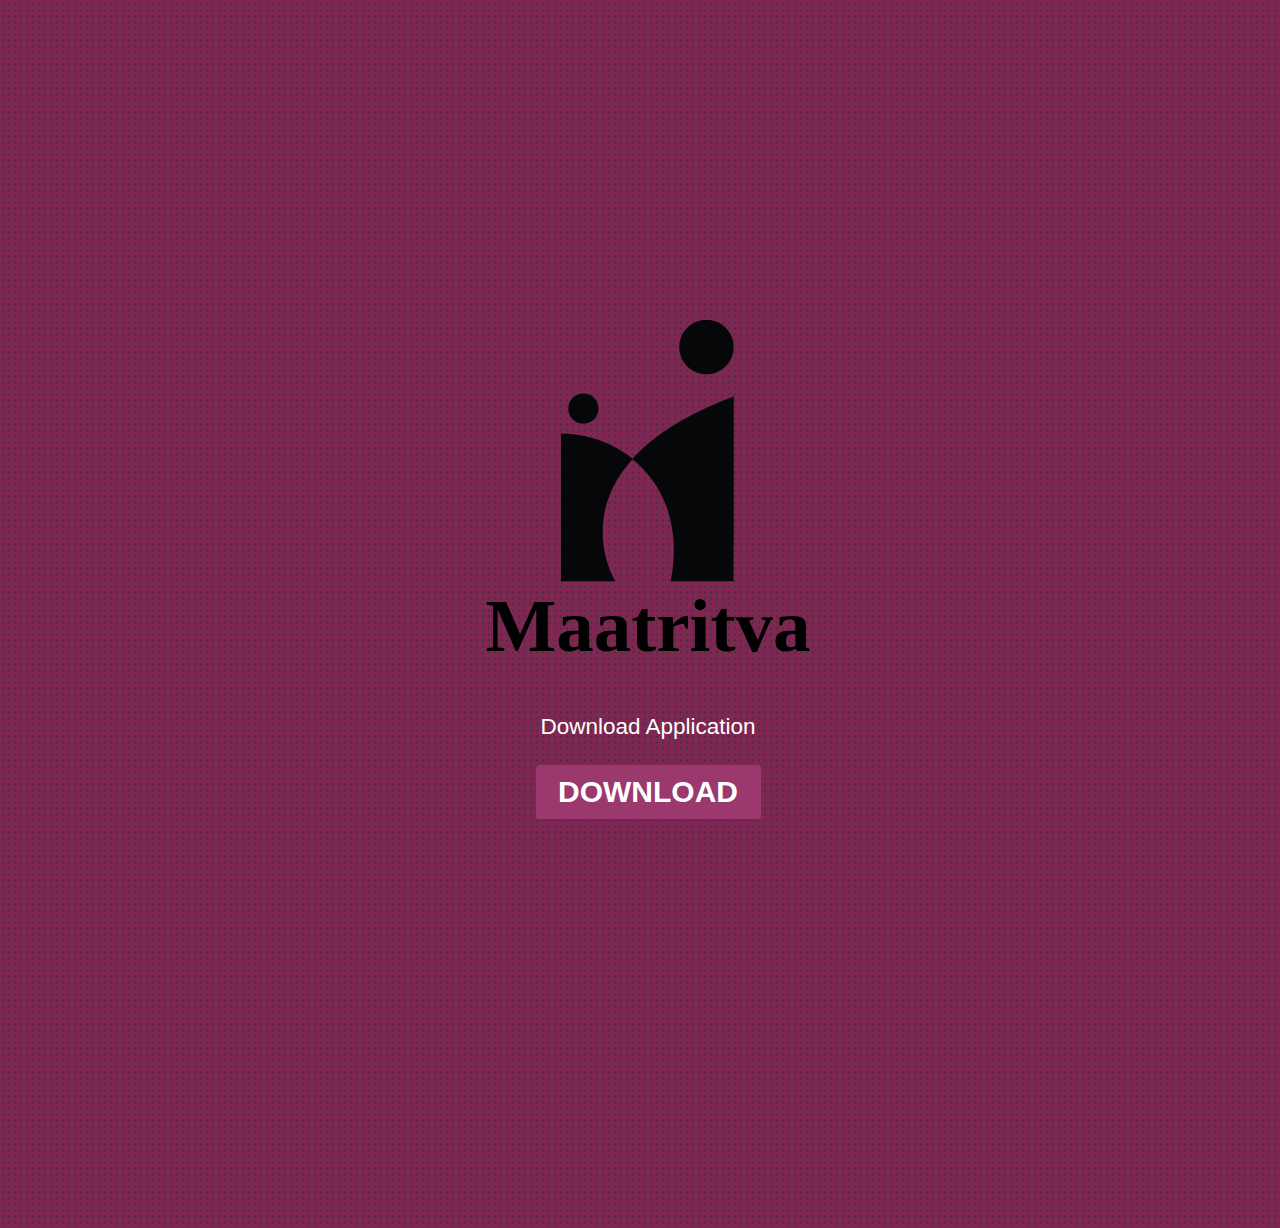
<file: index.html>
<html>
    <head>
        <style>
        body {
        -webkit-box-sizing: content-box;
        -moz-box-sizing: content-box;
        box-sizing: content-box;
        width: 100%;
        height: 100%;
        border: none;
        margin-top:0px;
        font: normal 1.5px/normal Arial, Helvetica, sans-serif;
        color: rgba(255,255,255,1);
        -o-text-overflow: clip;
        text-overflow: clip;
        background: -webkit-radial-gradient(circle, rgb(63,57,50) 25%, rgba(0,0,0,0) 25%), #7F2654;
        background: -moz-radial-gradient(circle, rgb(63,57,50) 25%, rgba(0,0,0,0) 25%), #7F2654;
        background: radial-gradient(circle, rgb(63,57,50) 25%, rgba(0,0,0,0) 25%), #7F2654;
        background-position: 0 1em;
        -webkit-background-origin: padding-box;
        background-origin: padding-box;
        -webkit-background-clip: border-box;
        background-clip: border-box;
        -webkit-background-size: 4em 4em;
        background-size: 4em 4em;
           
        }
        

        img {
            display: block;
            margin: 0 auto;
            margin-top:25%;
        }

        h1 {
            display: block;
            margin: 0 auto;
            color: black;
            font-size: 50em;;
            font-family: "Times New Roman", Times, serif;
            text-align: center;
        }
        
        #download_btn{
            display: block;
            margin: 0 auto;
            width:150em;
            height:2em;
        }
        h2{
           
            padding:10px;
            color: white;
            
            font-size: 20em;;
            
            text-align: center;
            color: #f4f4f4;
            background: #9B386E;
            font-weight: bold;
            
            font-family: Arial,sans-serif;
            border-radius: 4px;
            border: solid 0 #7A2353;
            border-bottom: 2px solid #7A2353;
            -moz-border-radius: 4px;
            -webkit-border-radius: 4px;
            border-radius: 4px;
        }
        title{
            display: block;
            margin: 0 auto;
            margin-top:2em;
            color: white;
            font-size: 15em;
            text-align: center;
            font-weight:100;
        }
        a{
            text-decoration:none;
            color: white; 
        }
        
        </style>
    </head>

    <body>
        <div class="gradient-pattern">
            <img src="./img/logo_transparent.png">
            <h1>Maatritva</h1>

            <title>Download Application</title>
            <div id="download_btn"><h2><a href="./app/Maatritva_v1.apk">DOWNLOAD</a></h2></div>
        </div>
    </body>
</html>
</file>
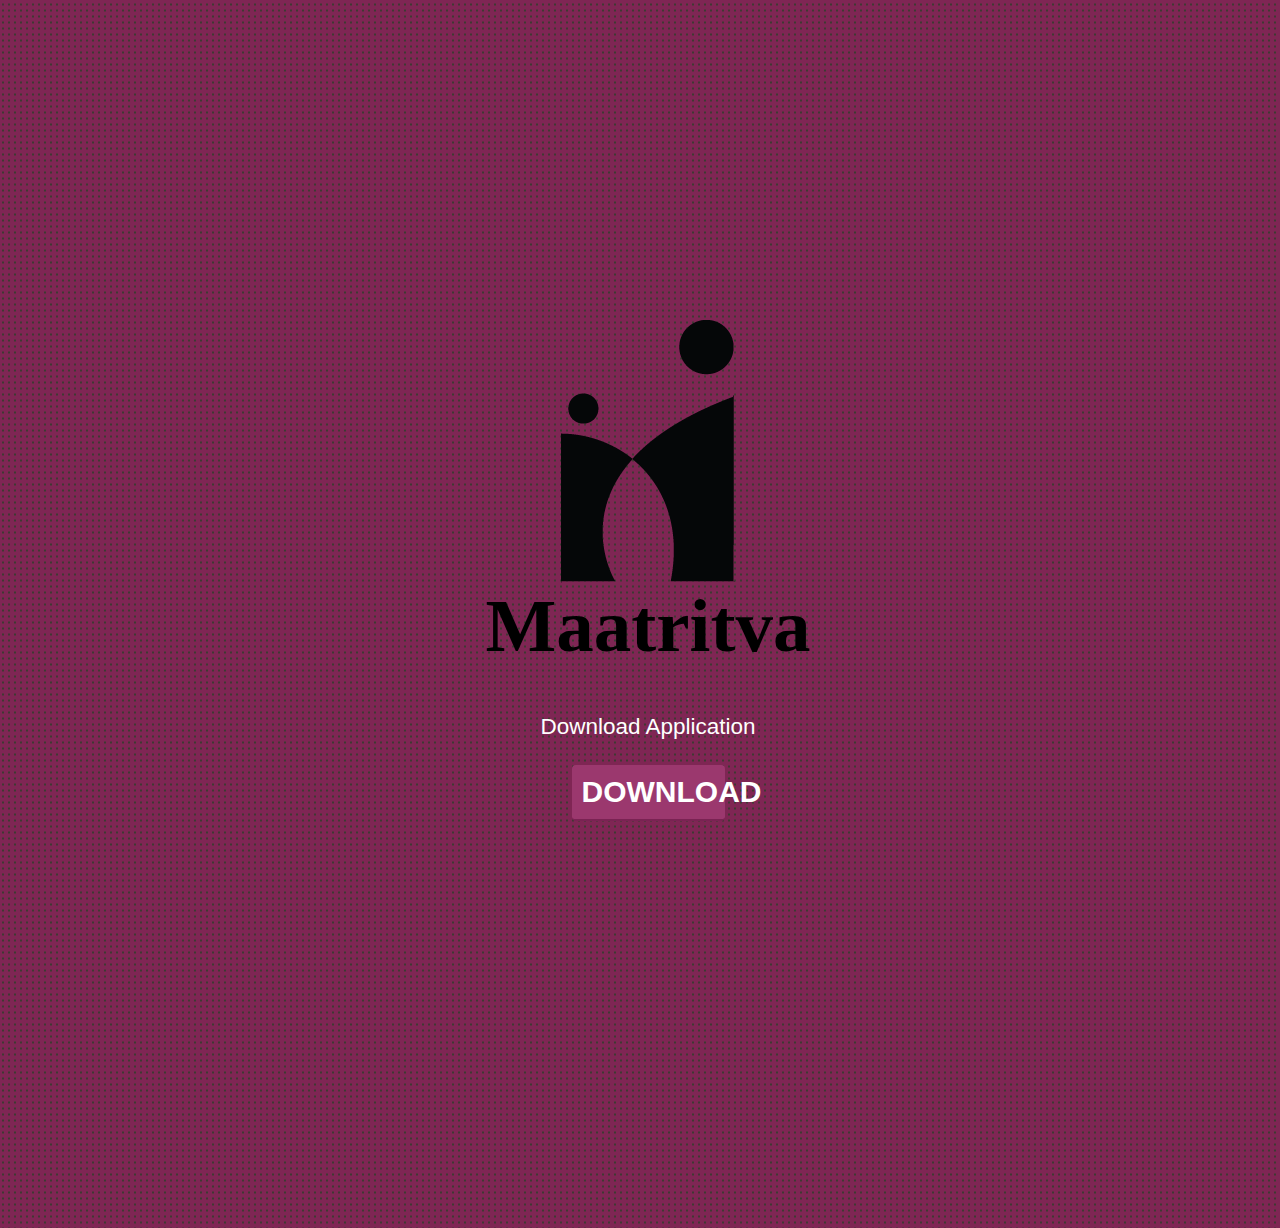
<file: maatritva_app.html>
<html>
    <head>
        <style>
        body {
        -webkit-box-sizing: content-box;
        -moz-box-sizing: content-box;
        box-sizing: content-box;
        width: 100%;
        height: 100%;
        border: none;
        margin-top:0px;
        font: normal 1.5px/normal Arial, Helvetica, sans-serif;
        color: rgba(255,255,255,1);
        -o-text-overflow: clip;
        text-overflow: clip;
        background: -webkit-radial-gradient(circle, rgb(63,57,50) 25%, rgba(0,0,0,0) 25%), #7F2654;
        background: -moz-radial-gradient(circle, rgb(63,57,50) 25%, rgba(0,0,0,0) 25%), #7F2654;
        background: radial-gradient(circle, rgb(63,57,50) 25%, rgba(0,0,0,0) 25%), #7F2654;
        background-position: 0 1em;
        -webkit-background-origin: padding-box;
        background-origin: padding-box;
        -webkit-background-clip: border-box;
        background-clip: border-box;
        -webkit-background-size: 4em 4em;
        background-size: 4em 4em;
           
        }
        

        img {
            display: block;
            margin: 0 auto;
            margin-top:25%;
        }

        h1 {
            display: block;
            margin: 0 auto;
            color: black;
            font-size: 50em;;
            font-family: "Times New Roman", Times, serif;
            text-align: center;
        }
        
        #download_btn{
            display: block;
            margin: 0 auto;
            width:102em;
            height:2em;
        }
        h2{
           
            padding:10px;
            color: white;
            
            font-size: 20em;;
            
            text-align: center;
            color: #f4f4f4;
            background: #9B386E;
            font-weight: bold;
            
            font-family: Arial,sans-serif;
            border-radius: 4px;
            border: solid 0 #7A2353;
            border-bottom: 2px solid #7A2353;
            -moz-border-radius: 4px;
            -webkit-border-radius: 4px;
            border-radius: 4px;
        }
        title{
            display: block;
            margin: 0 auto;
            margin-top:2em;
            color: white;
            font-size: 15em;
            text-align: center;
            font-weight:100;
        }
        a{
            text-decoration:none;
            color: white; 
        }
        
        </style>
    </head>

    <body>
        <div class="gradient-pattern">
            <img src="./img/logo_transparent.png">
            <h1>Maatritva</h1>

            <title>Download Application</title>
            <div id="download_btn"><h2><a href="https://drive.google.com/file/d/0BxWDRvtIi4duUHFBQWlxQzRSSjQ/view?usp=sharing">DOWNLOAD</a></h2></div>
        </div>
    </body>
</html>
</file>
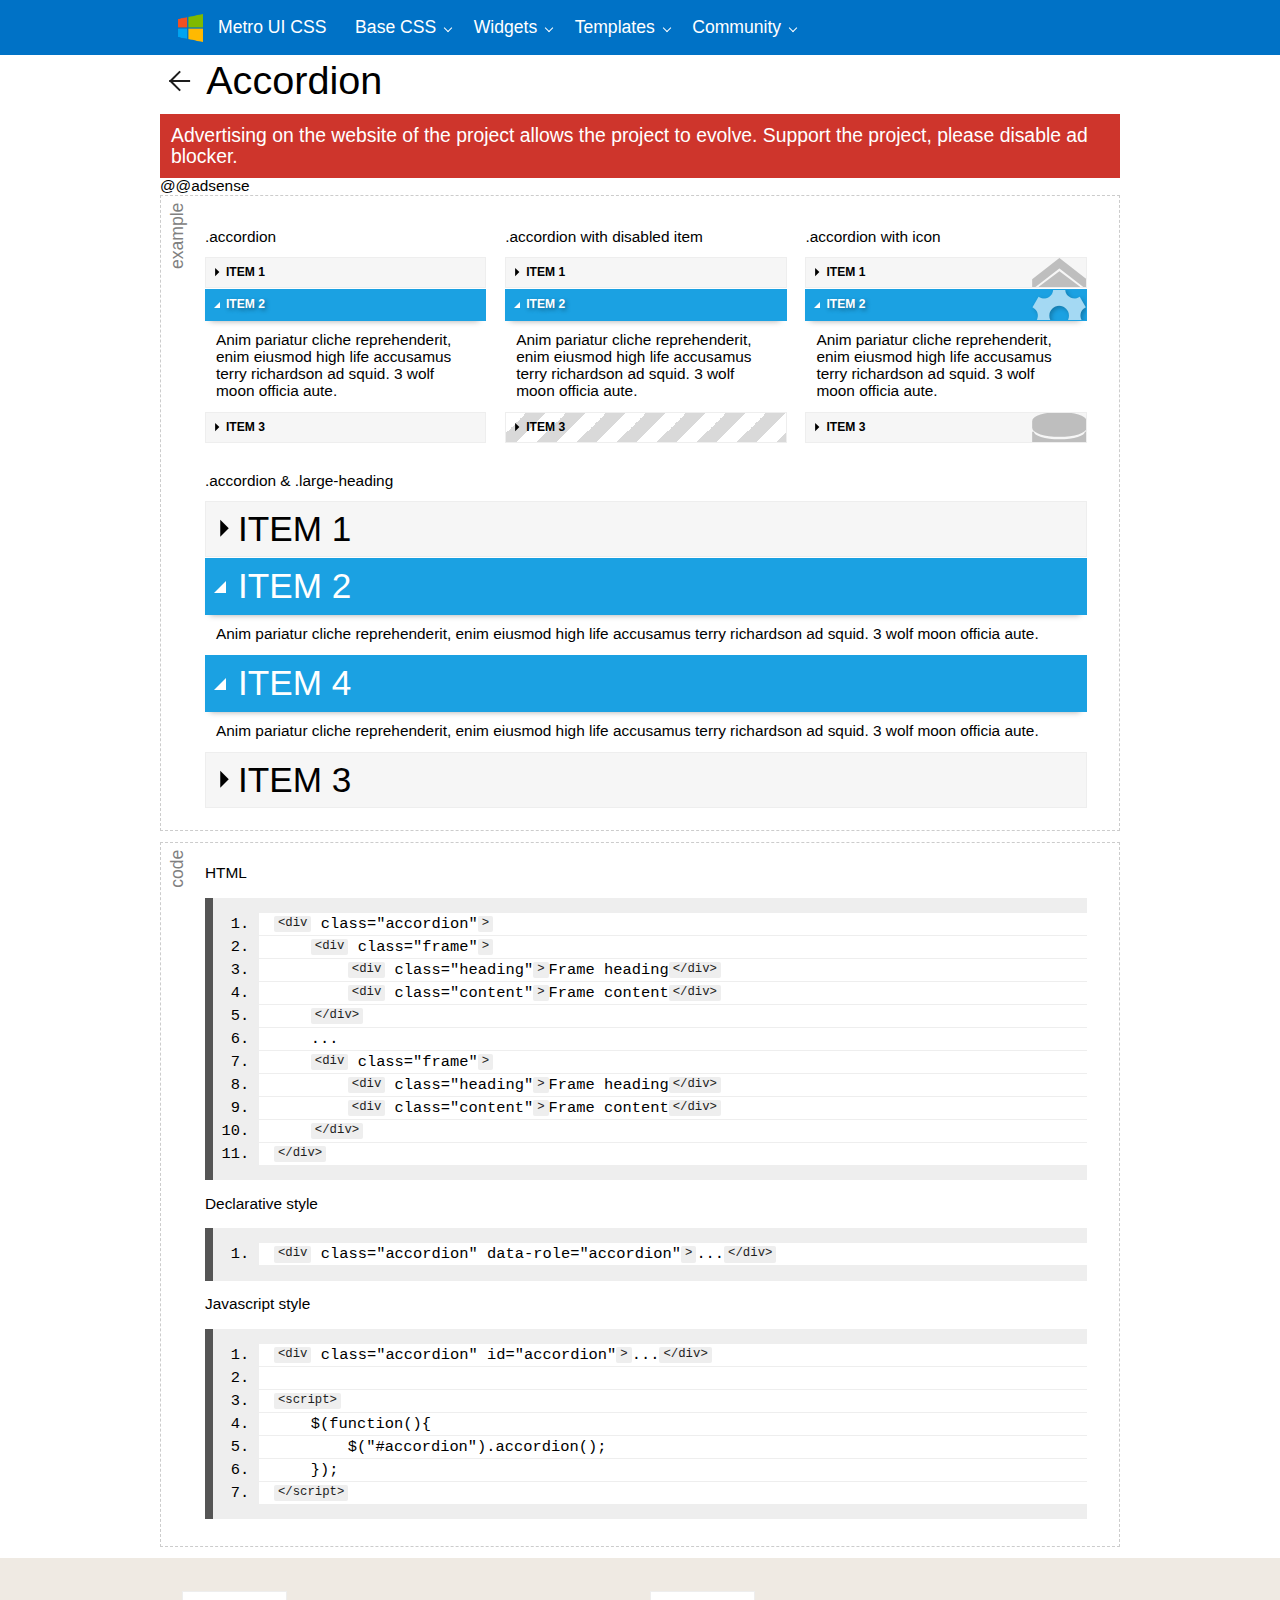
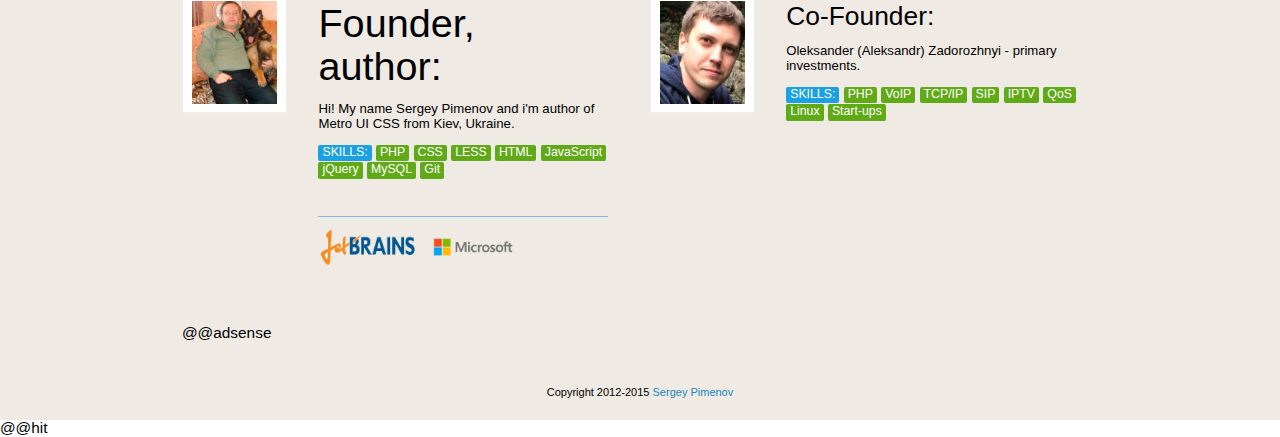
<file: css/Metro-UI-CSS-master/docs/accordion.html>
<!DOCTYPE html>
<html>
<head lang="en">
    <meta charset="UTF-8">
    <meta http-equiv="X-UA-Compatible" content="IE=edge">
    <meta name="viewport" content="width=device-width, initial-scale=1.0, maximum-scale=1.0, user-scalable=no">
    <meta name="description" content="Metro, a sleek, intuitive, and powerful framework for faster and easier web development for Windows Metro Style.">
    <meta name="keywords" content="HTML, CSS, JS, JavaScript, framework, metro, front-end, frontend, web development">
    <meta name="author" content="Sergey Pimenov and Metro UI CSS contributors">

    <link rel='shortcut icon' type='image/x-icon' href='favicon.ico' />
    <title>Accordion :: Metro UI CSS - The front-end framework for developing projects on the web in Windows Metro Style</title>

    <link href="css/metro.css" rel="stylesheet">
    <link href="css/metro-icons.css" rel="stylesheet">
    <link href="css/metro-responsive.css" rel="stylesheet">
    <link href="css/metro-schemes.css" rel="stylesheet">

    <link href="css/docs.css" rel="stylesheet">

    <script src="js/jquery-2.1.3.min.js"></script>
    <script src="js/metro.js"></script>
    <script src="js/docs.js"></script>
    <script src="js/prettify/run_prettify.js"></script>
    <script src="js/ga.js"></script>
    <script async src="//pagead2.googlesyndication.com/pagead/js/adsbygoogle.js"></script>

</head>
<body>
    <div class="container page-content">
        <h1><a href="index.html" class="nav-button transform"><span></span></a>&nbsp;Accordion</h1>

        @@adsense

        <div class="example" data-text="example">
            <div class="grid">
                <div class="row cells3">
                    <div class="cell">
                        <h5>.accordion</h5>
                        <div class="accordion" data-role="accordion" data-close-any="true">
                            <div class="frame">
                                <div class="heading">Item 1</div>
                                <div class="content">
                                    Duis autem vel eum iriure dolor in hendrerit in vulputate. Ut wisi enim ad minim veniam, quis nostrud exerci tation ullamcorper suscipit lobortis nisl ut.
                                </div>
                            </div>
                            <div class="frame active">
                                <div class="heading">Item 2</div>
                                <div class="content">
                                    Anim pariatur cliche reprehenderit, enim eiusmod high life accusamus terry richardson ad squid. 3 wolf moon officia aute.
                                </div>
                            </div>
                            <div class="frame">
                                <div class="heading">Item 3</div>
                                <div class="content">
                                    Lorem Ipsum is simply dummy text of the printing and typesetting industry. Lorem Ipsum has been the industry's standard dummy text ever since the 1500s.
                                </div>
                            </div>
                        </div>
                    </div>

                    <div class="cell">
                        <h5>.accordion with disabled item</h5>
                        <div class="accordion" data-role="accordion">
                            <div class="frame">
                                <div class="heading">Item 1</div>
                                <div class="content">
                                    Duis autem vel eum iriure dolor in hendrerit in vulputate. Ut wisi enim ad minim veniam, quis nostrud exerci tation ullamcorper suscipit lobortis nisl ut.
                                </div>
                            </div>
                            <div class="frame active">
                                <div class="heading">Item 2</div>
                                <div class="content">
                                    Anim pariatur cliche reprehenderit, enim eiusmod high life accusamus terry richardson ad squid. 3 wolf moon officia aute.
                                </div>
                            </div>
                            <div class="frame disabled">
                                <div class="heading">Item 3</div>
                                <div class="content">
                                    Lorem Ipsum is simply dummy text of the printing and typesetting industry. Lorem Ipsum has been the industry's standard dummy text ever since the 1500s.
                                </div>
                            </div>
                        </div>
                    </div>

                    <div class="cell">
                        <h5>.accordion with icon</h5>
                        <div class="accordion" data-role="accordion">
                            <div class="frame">
                                <div class="heading">Item 1<span class="mif-home icon"></span></div>
                                <div class="content">
                                    Duis autem vel eum iriure dolor in hendrerit in vulputate. Ut wisi enim ad minim veniam, quis nostrud exerci tation ullamcorper suscipit lobortis nisl ut.
                                </div>
                            </div>
                            <div class="frame active">
                                <div class="heading">Item 2<span class="mif-cog icon"></span></div>
                                <div class="content">
                                    Anim pariatur cliche reprehenderit, enim eiusmod high life accusamus terry richardson ad squid. 3 wolf moon officia aute.
                                </div>
                            </div>
                            <div class="frame">
                                <div class="heading">Item 3<span class="mif-database icon"></span></div>
                                <div class="content">
                                    Lorem Ipsum is simply dummy text of the printing and typesetting industry. Lorem Ipsum has been the industry's standard dummy text ever since the 1500s.
                                </div>
                            </div>
                        </div>
                    </div>
                </div>

                <div class="row">
                    <div class="cell">
                        <h5>.accordion & .large-heading</h5>
                        <div class="accordion large-heading" data-role="accordion"
                             data-on-frame-open="return frame.attr('id') !== 'f3'"
                             data-on-frame-opened="alert('You open frame '+frame.find('.heading').text())"
                             data-on-frame-closed="alert('You close frame '+frame.find('.heading').text())"
                            >
                            <div class="frame">
                                <div class="heading">Item 1</div>
                                <div class="content">
                                    Duis autem vel eum iriure dolor in hendrerit in vulputate. Ut wisi enim ad minim veniam, quis nostrud exerci tation ullamcorper suscipit lobortis nisl ut.
                                </div>
                            </div>
                            <div class="frame active">
                                <div class="heading">Item 2</div>
                                <div class="content">
                                    Anim pariatur cliche reprehenderit, enim eiusmod high life accusamus terry richardson ad squid. 3 wolf moon officia aute.
                                </div>
                            </div>
                            <div class="frame active">
                                <div class="heading">Item 4</div>
                                <div class="content">
                                    Anim pariatur cliche reprehenderit, enim eiusmod high life accusamus terry richardson ad squid. 3 wolf moon officia aute.
                                </div>
                            </div>
                            <div class="frame" id="f3">
                                <div class="heading">Item 3</div>
                                <div class="content">
                                    Lorem Ipsum is simply dummy text of the printing and typesetting industry. Lorem Ipsum has been the industry's standard dummy text ever since the 1500s.
                                </div>
                            </div>
                        </div>
                    </div>
                </div>
            </div>
        </div> <!-- End example -->

        <div class="example" data-text="code">
            <h5>HTML</h5>
            <pre class="prettyprint linenums"><code>
                &lt;div class="accordion"&gt;
                    &lt;div class="frame"&gt;
                        &lt;div class="heading"&gt;Frame heading&lt;/div&gt;
                        &lt;div class="content"&gt;Frame content&lt;/div&gt;
                    &lt;/div&gt;
                    ...
                    &lt;div class="frame"&gt;
                        &lt;div class="heading"&gt;Frame heading&lt;/div&gt;
                        &lt;div class="content"&gt;Frame content&lt;/div&gt;
                    &lt;/div&gt;
                &lt;/div&gt;
            </code></pre>
            <h5>Declarative style</h5>
            <pre class="prettyprint linenums"><code>
                &lt;div class="accordion" data-role="accordion"&gt;...&lt;/div&gt;
            </code></pre>
            <h5>Javascript style</h5>
            <pre class="prettyprint linenums"><code>
                &lt;div class="accordion" id="accordion"&gt;...&lt;/div&gt;

                &lt;script&gt;
                    $(function(){
                        $("#accordion").accordion();
                    });
                &lt;/script&gt;
            </code></pre>
        </div>
    </div>

    @@hit

</body>
</html>
</file>
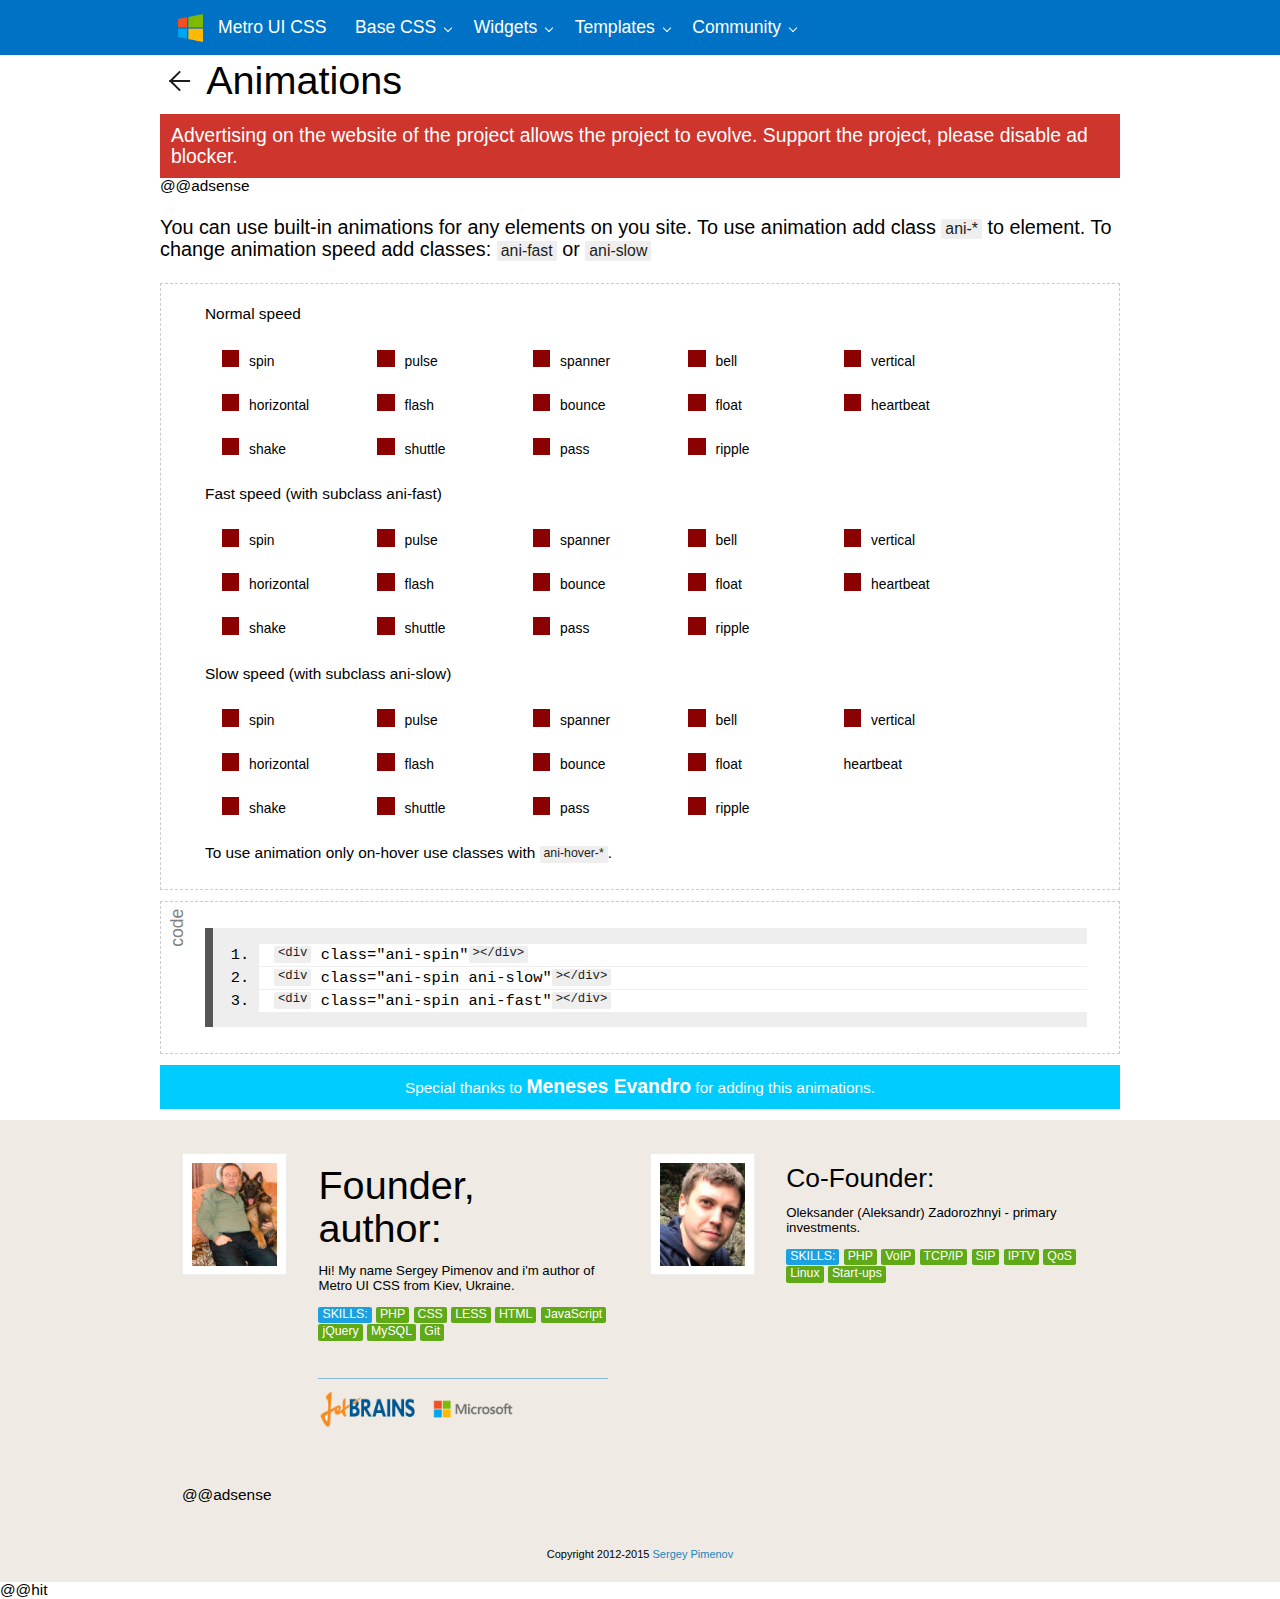
<file: css/Metro-UI-CSS-master/docs/animations.html>
<!DOCTYPE html>
<html>
<head lang="en">
    <meta charset="UTF-8">
    <meta http-equiv="X-UA-Compatible" content="IE=edge">
    <meta name="viewport" content="width=device-width, initial-scale=1.0, maximum-scale=1.0, user-scalable=no">
    <meta name="description" content="Metro, a sleek, intuitive, and powerful framework for faster and easier web development for Windows Metro Style.">
    <meta name="keywords" content="HTML, CSS, JS, JavaScript, framework, metro, front-end, frontend, web development">
    <meta name="author" content="Sergey Pimenov and Metro UI CSS contributors">

    <link rel='shortcut icon' type='image/x-icon' href='favicon.ico' />
    <title>Metro UI CSS - The front-end framework for developing projects on the web in Windows Metro Style</title>

    <link href="css/metro.css" rel="stylesheet">
    <link href="css/metro-icons.css" rel="stylesheet">
    <link href="css/metro-responsive.css" rel="stylesheet">
    <link href="css/metro-schemes.css" rel="stylesheet">

    <link href="css/docs.css" rel="stylesheet">

    <script src="js/jquery-2.1.3.min.js"></script>
    <script src="js/metro.js"></script>
    <script src="js/docs.js"></script>
    <script src="js/prettify/run_prettify.js"></script>
    <script src="js/ga.js"></script>
    <script async src="//pagead2.googlesyndication.com/pagead/js/adsbygoogle.js"></script>

    <style>
        .icon-list li {
            width: 16%;
            padding: .625rem;
            cursor: pointer;
            vertical-align: baseline;
            font-size: .9em;

        }

        .ani-demo-cube, .ani-demo-cyrcle{
            width: 1rem;
            height: 1rem;
            background: darkred;
            display: block;
            float: left;
            margin-right: 10px;
        }

        .ani-demo-cyrcle {
            border-radius: 50%;
        }
    </style>

</head>
<body>
    <div class="container page-content">
        <h1><a href="index.html" class="nav-button transform"><span></span></a>&nbsp;Animations</h1>

        @@adsense

        <div class="margin20 no-margin-left no-margin-right sub-header text-light">
            You can use built-in animations for any elements on you site. To use animation add class <span class="tag">ani-*</span> to element. To change animation speed add classes: <span class="tag">ani-fast</span> or <span class="tag">ani-slow</span>
        </div>

        <div class="example">
            <h5>Normal speed</h5>
            <ul class="inline-list icon-list">
                <li><span class="ani-demo-cube ani-spin"></span> spin</li>
                <li><span class="ani-demo-cube ani-pulse"></span> pulse</li>
                <li><span class="ani-demo-cube ani-spanner"></span> spanner</li>
                <li><span class="ani-demo-cube ani-ring"></span> bell</li>
                <li><span class="ani-demo-cube ani-vertical"></span> vertical</li>
                <li><span class="ani-demo-cube ani-horizontal"></span> horizontal</li>
                <li><span class="ani-demo-cube ani-flash"></span> flash</li>
                <li><span class="ani-demo-cube ani-bounce"></span> bounce</li>
                <li><span class="ani-demo-cube ani-float"></span> float</li>
                <li><span class="ani-demo-cube ani-heartbeat"></span> heartbeat</li>
                <li><span class="ani-demo-cube ani-shake"></span> shake</li>
                <li><span class="ani-demo-cube ani-shuttle"></span> shuttle</li>
                <li><span class="ani-demo-cube ani-pass"></span> pass</li>
                <li><span class="ani-demo-cube ani-ripple"></span> ripple</li>
            </ul>
            <h5>Fast speed (with subclass ani-fast)</h5>
            <ul class="inline-list icon-list">
                <li><span class="ani-demo-cube ani-spin ani-fast"></span> spin</li>
                <li><span class="ani-demo-cube ani-pulse ani-fast"></span> pulse</li>
                <li><span class="ani-demo-cube ani-spanner ani-fast"></span> spanner</li>
                <li><span class="ani-demo-cube ani-ring ani-fast"></span> bell</li>
                <li><span class="ani-demo-cube ani-vertical ani-fast"></span> vertical</li>
                <li><span class="ani-demo-cube ani-horizontal ani-fast"></span> horizontal</li>
                <li><span class="ani-demo-cube ani-flash ani-fast"></span> flash</li>
                <li><span class="ani-demo-cube ani-bounce ani-fast"></span> bounce</li>
                <li><span class="ani-demo-cube ani-float ani-fast"></span> float</li>
                <li><span class="ani-demo-cube ani-heartbeat ani-fast"></span> heartbeat</li>
                <li><span class="ani-demo-cube ani-shake ani-fast"></span> shake</li>
                <li><span class="ani-demo-cube ani-shuttle ani-fast"></span> shuttle</li>
                <li><span class="ani-demo-cube ani-pass ani-fast"></span> pass</li>
                <li><span class="ani-demo-cube ani-ripple ani-fast"></span> ripple</li>
            </ul>
            <h5>Slow speed (with subclass ani-slow)</h5>
            <ul class="inline-list icon-list">
                <li><span class="ani-demo-cube ani-spin ani-slow"></span> spin</li>
                <li><span class="ani-demo-cube ani-pulse ani-slow"></span> pulse</li>
                <li><span class="ani-demo-cube ani-spanner ani-slow"></span> spanner</li>
                <li><span class="ani-demo-cube ani-ring ani-slow"></span> bell</li>
                <li><span class="ani-demo-cube ani-vertical ani-slow"></span> vertical</li>
                <li><span class="ani-demo-cube ani-horizontal ani-slow"></span> horizontal</li>
                <li><span class="ani-demo-cube ani-flash ani-slow"></span> flash</li>
                <li><span class="ani-demo-cube ani-bounce ani-slow"></span> bounce</li>
                <li><span class="ani-demo-cube ani-float ani-slow"></span> float</li>
                <li><span class="ani-demo-cube-heart ani-heartbeat ani-slow"></span> heartbeat</li>
                <li><span class="ani-demo-cube ani-shake ani-slow"></span> shake</li>
                <li><span class="ani-demo-cube ani-shuttle ani-slow"></span> shuttle</li>
                <li><span class="ani-demo-cube ani-pass ani-slow"></span> pass</li>
                <li><span class="ani-demo-cube ani-ripple ani-slow"></span> ripple</li>
            </ul>
            <p>
                To use animation only on-hover use classes with <span class="tag">ani-hover-*</span>.
            </p>
        </div>

        <div class="example" data-text="code">
            <pre class="prettyprint linenums"><code>
                &lt;div class="ani-spin"&gt;&lt;/div&gt;
                &lt;div class="ani-spin ani-slow"&gt;&lt;/div&gt;
                &lt;div class="ani-spin ani-fast"&gt;&lt;/div&gt;
            </code></pre>
        </div>

        <div class="padding10 bg-lighterBlue fg-white margin10 no-margin-right no-margin-left align-center">
            Special thanks to <a href="https://github.com/MenesesEvandro" class="text-accent text-bold fg-white">Meneses Evandro</a> for adding this animations.
        </div>
    </div>

    @@hit

</body>
</html>
</file>
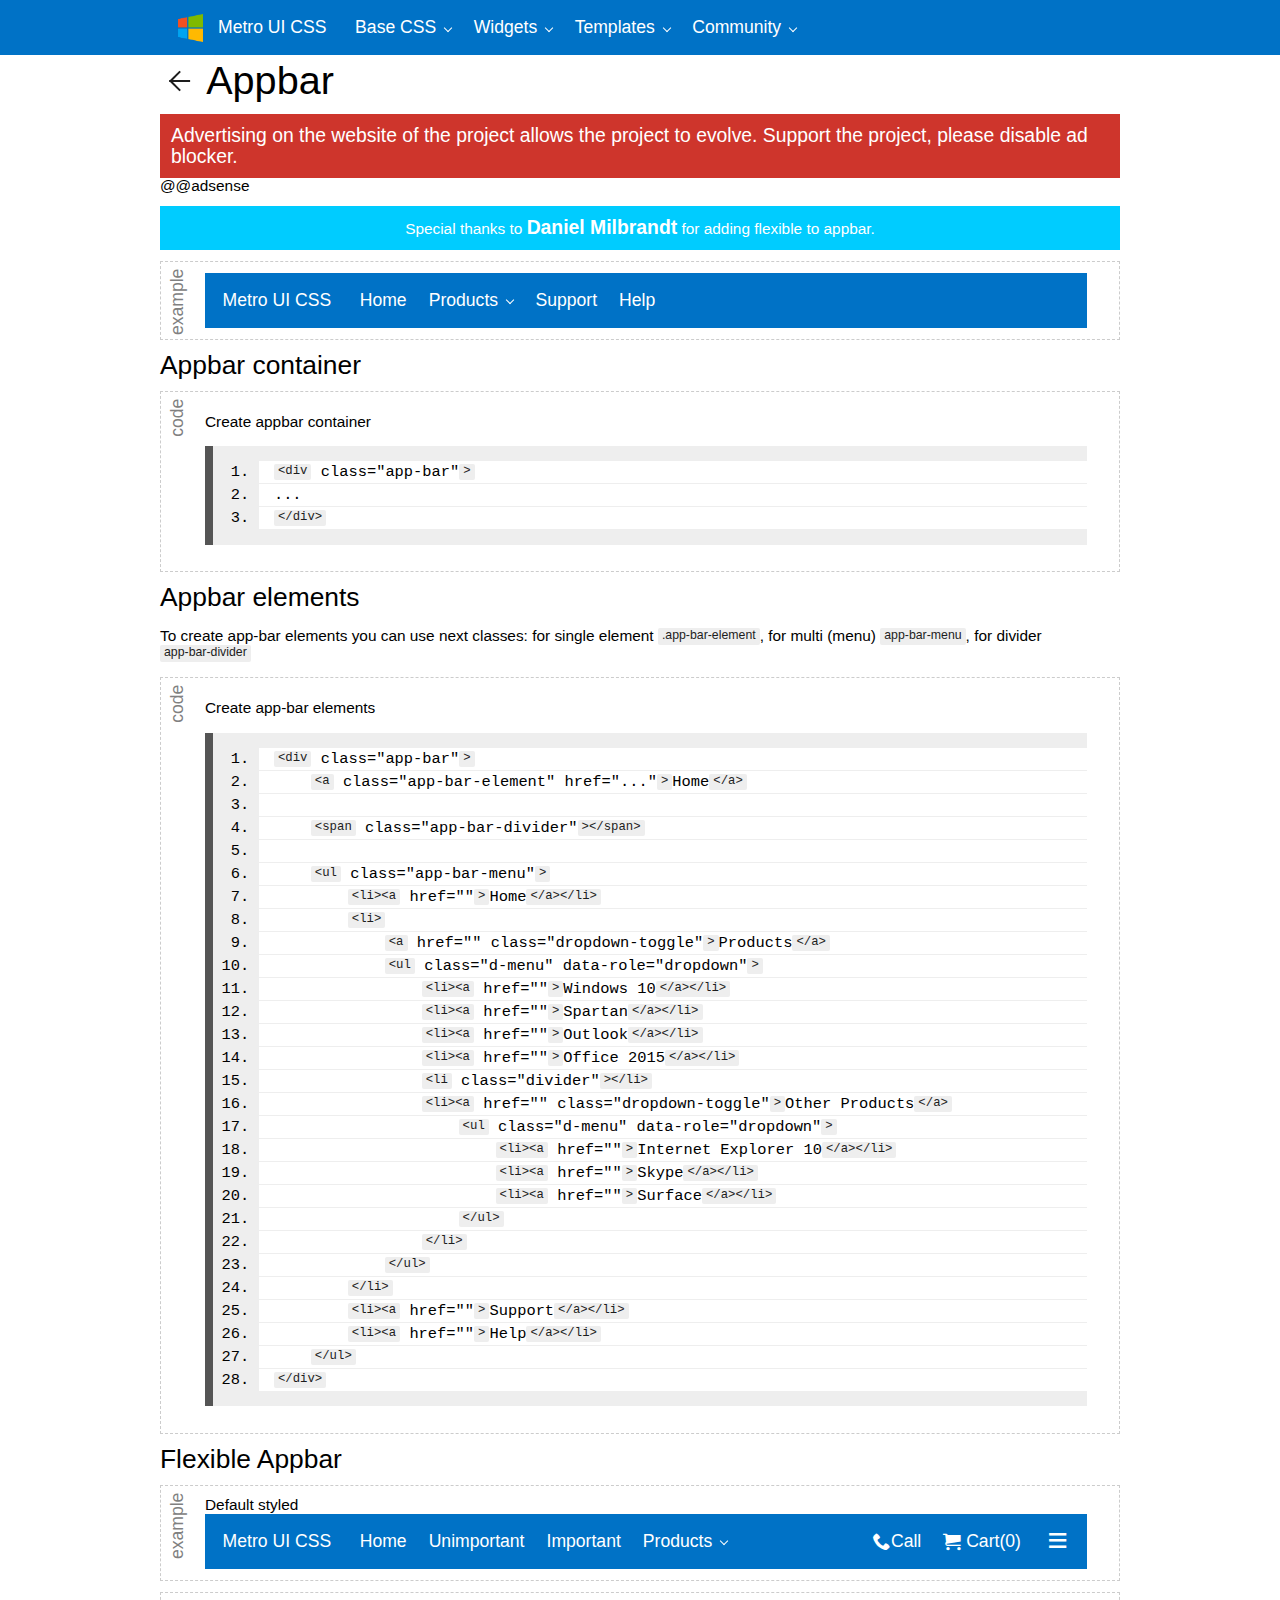
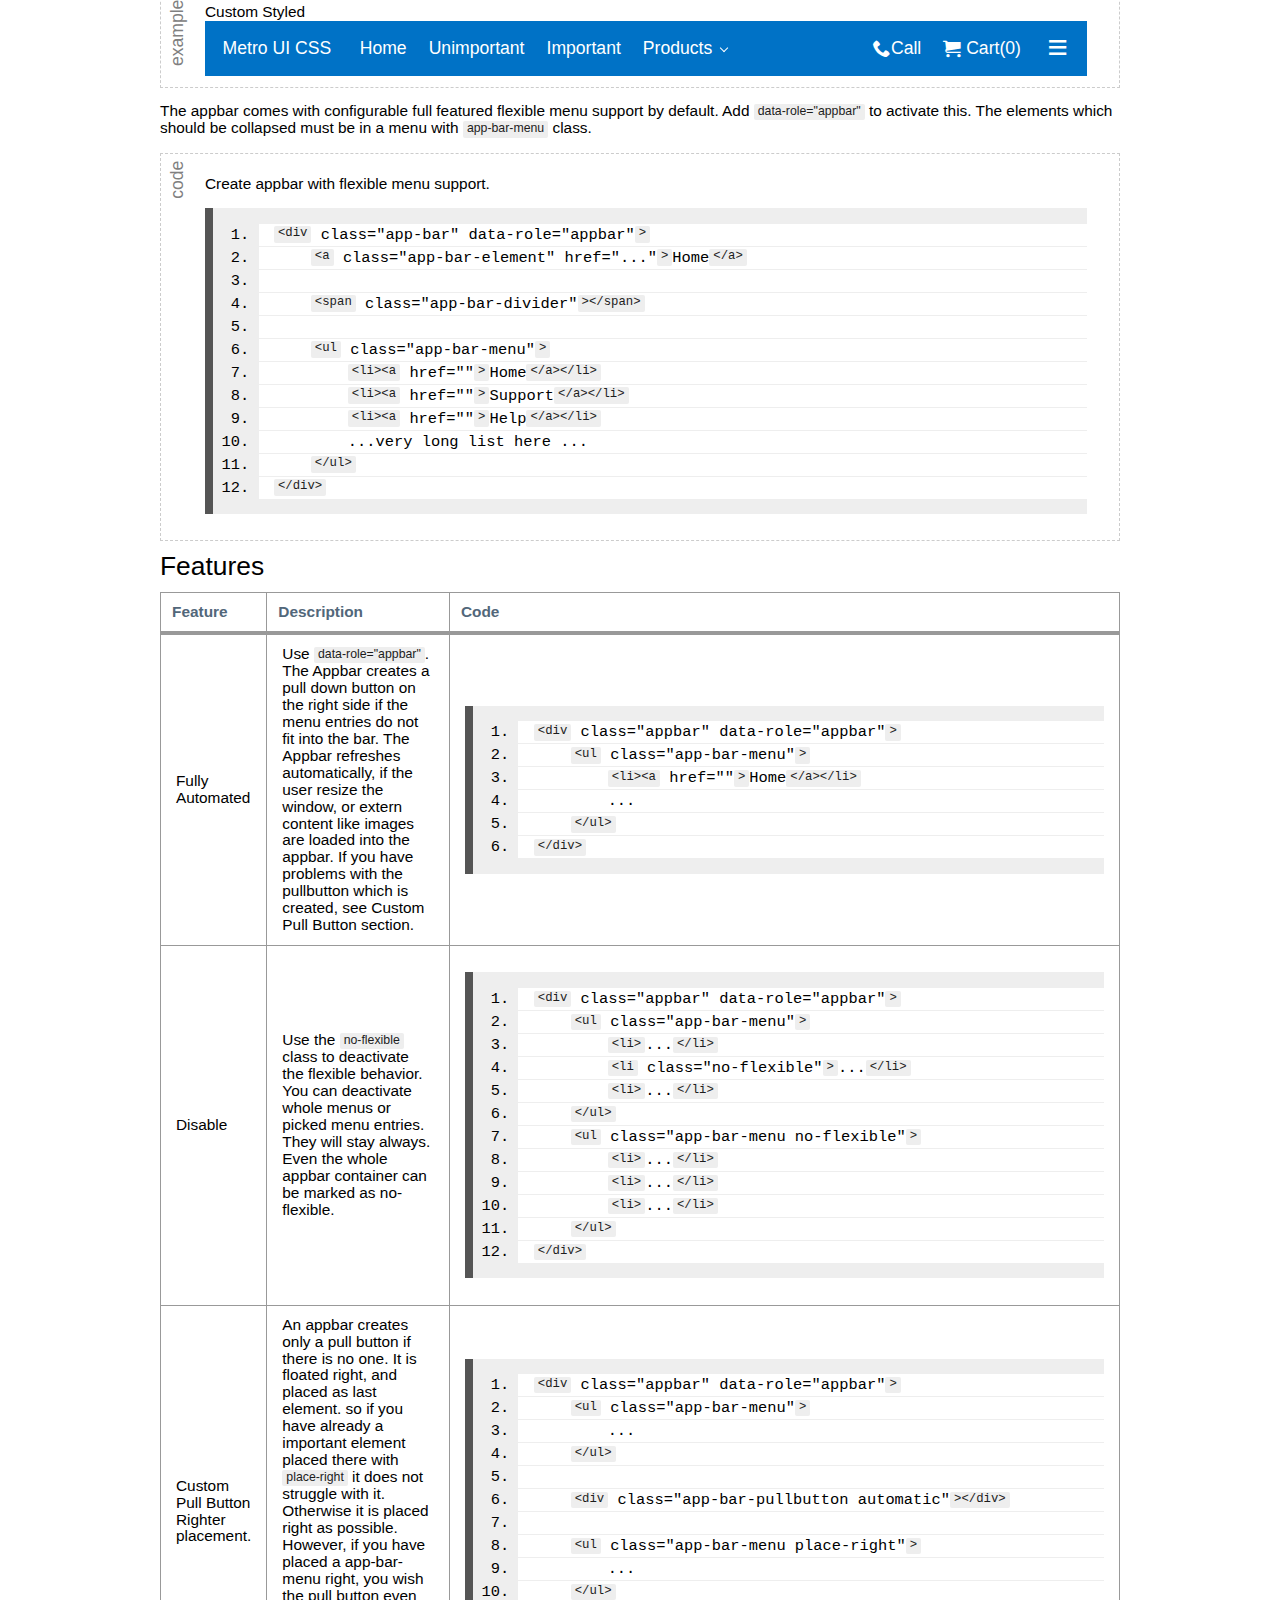
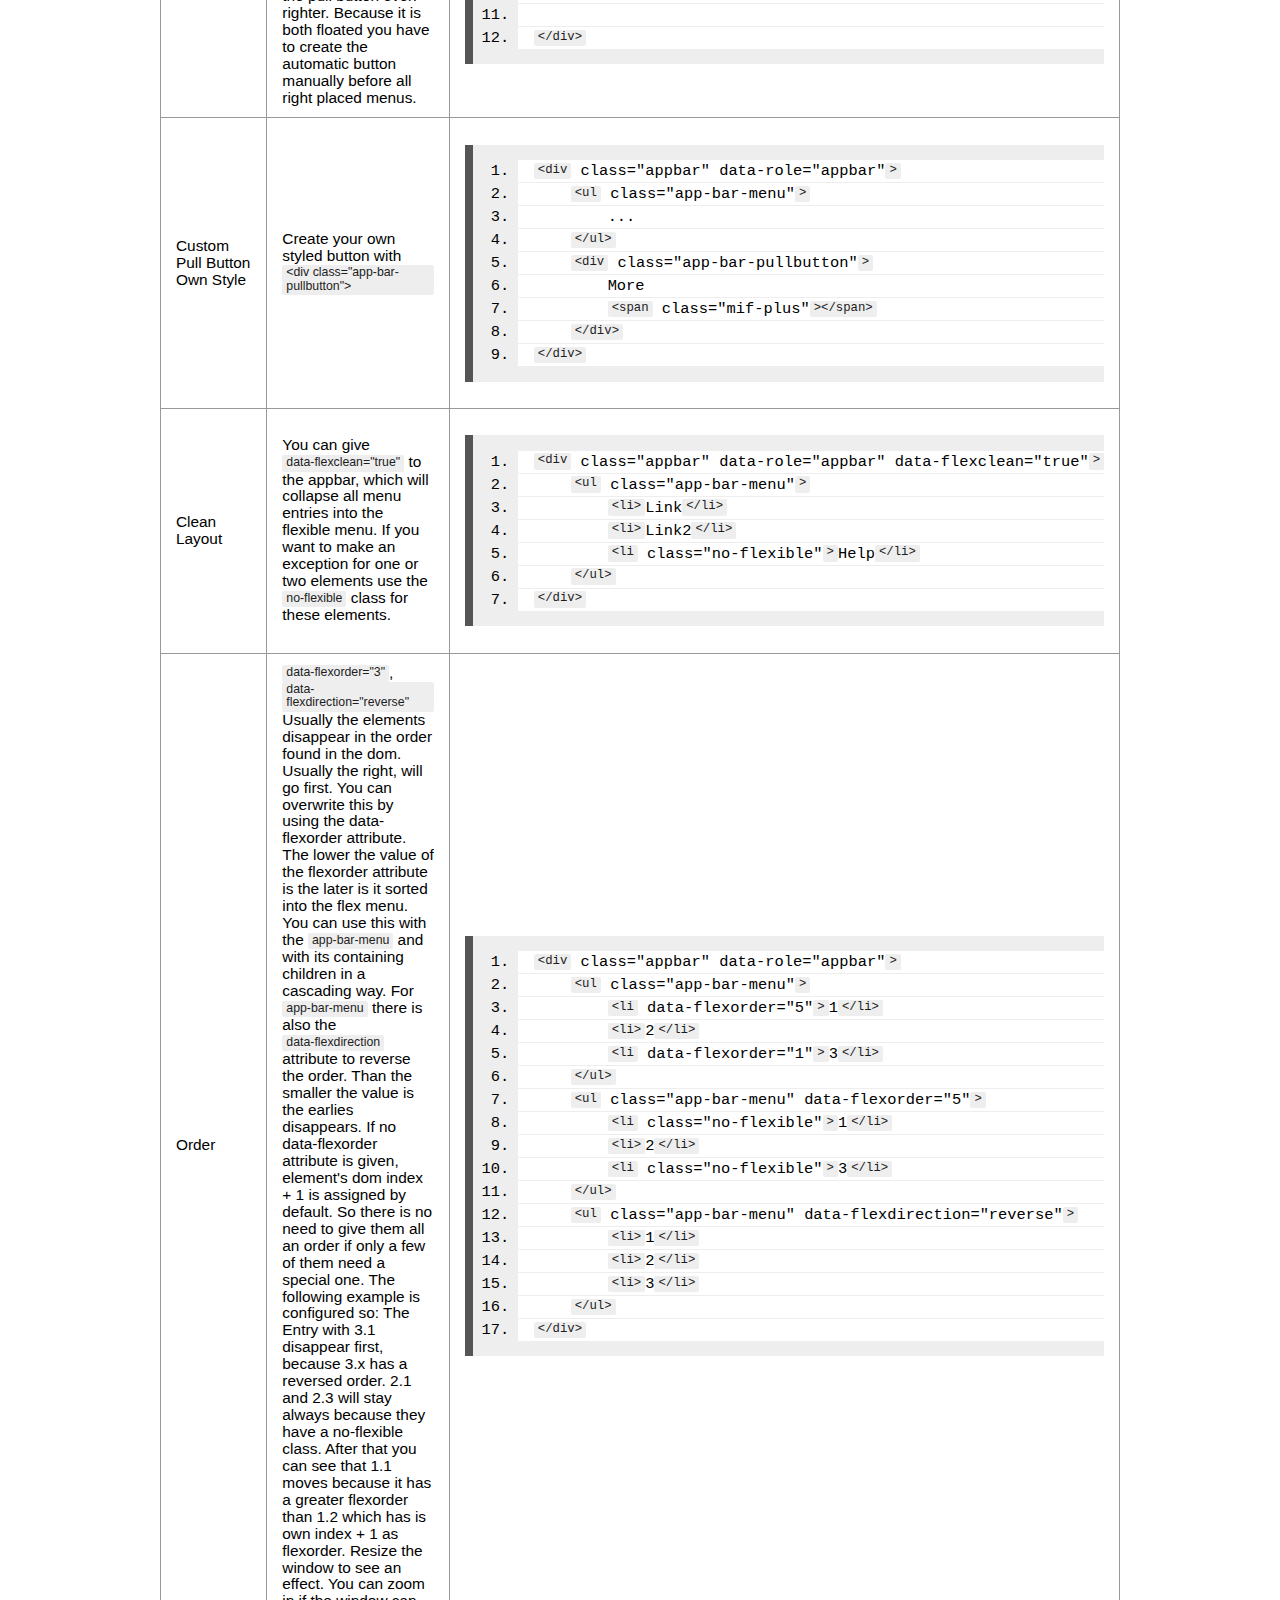
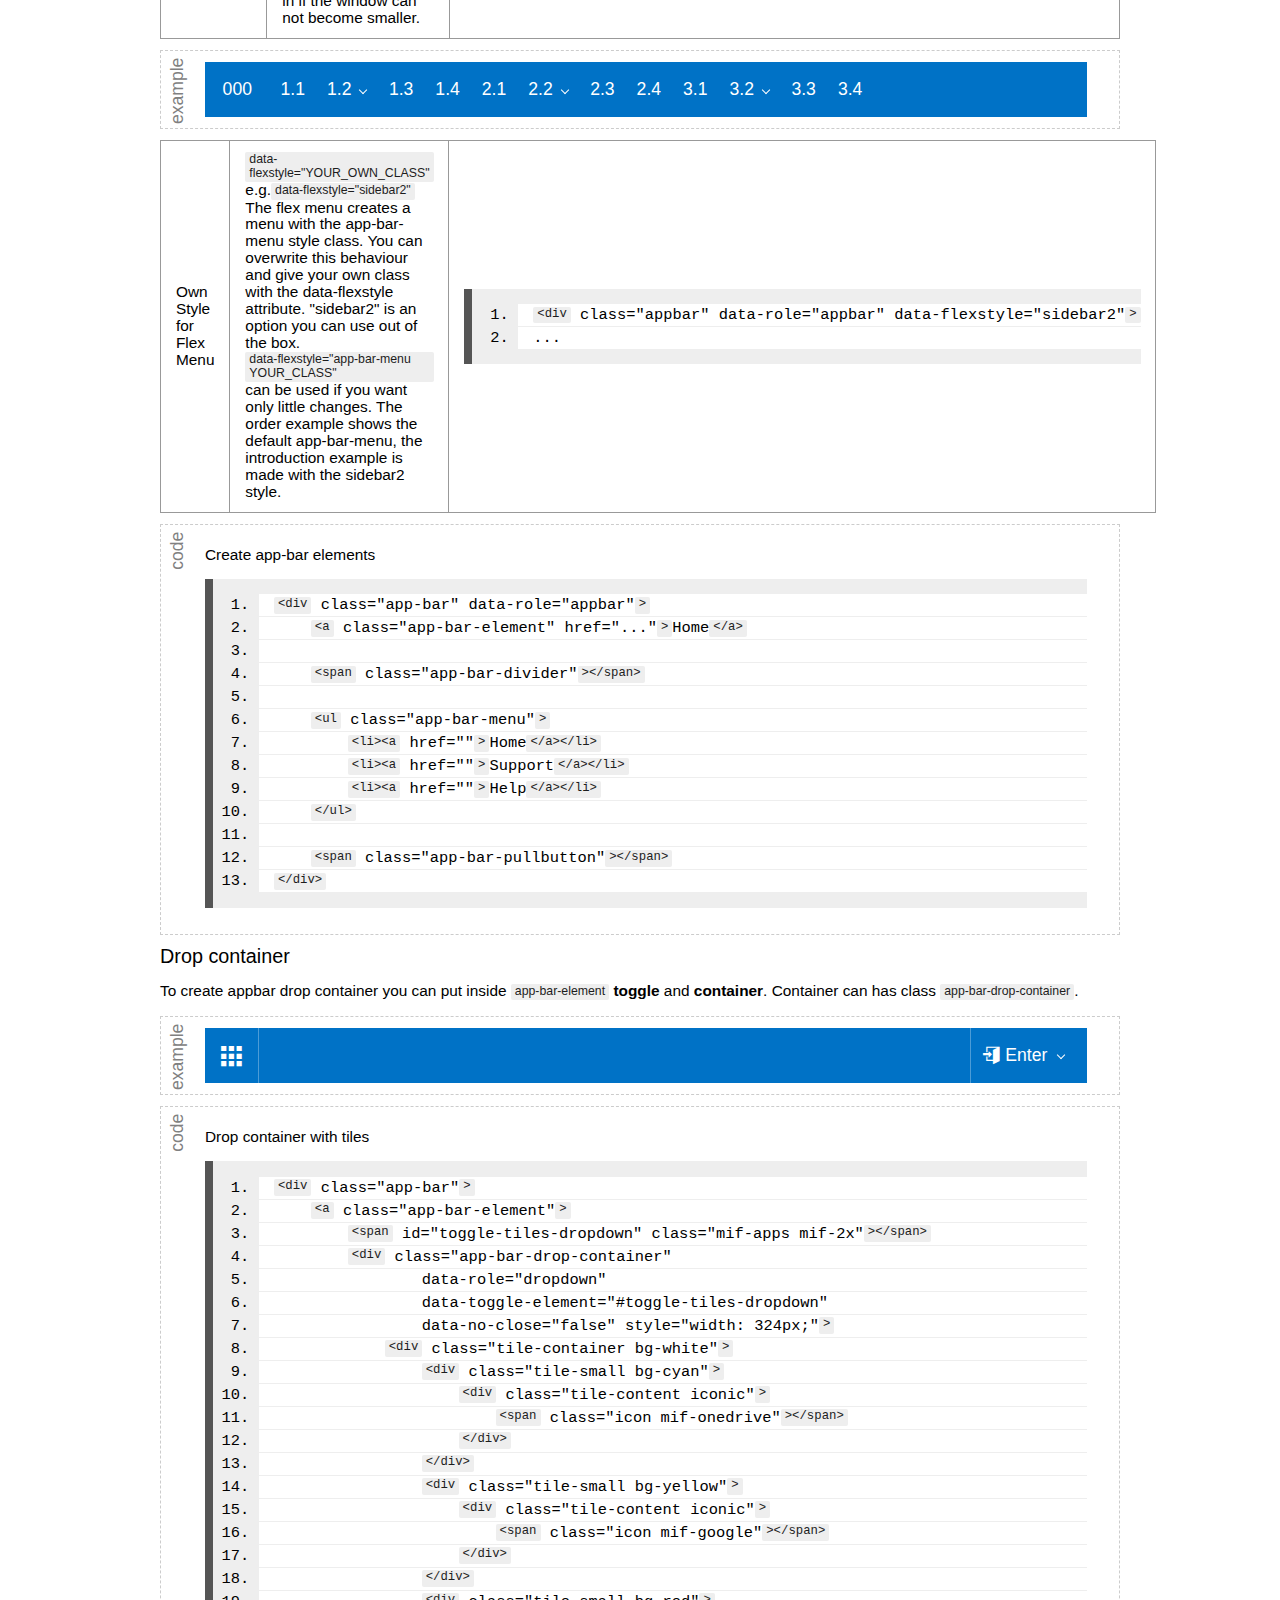
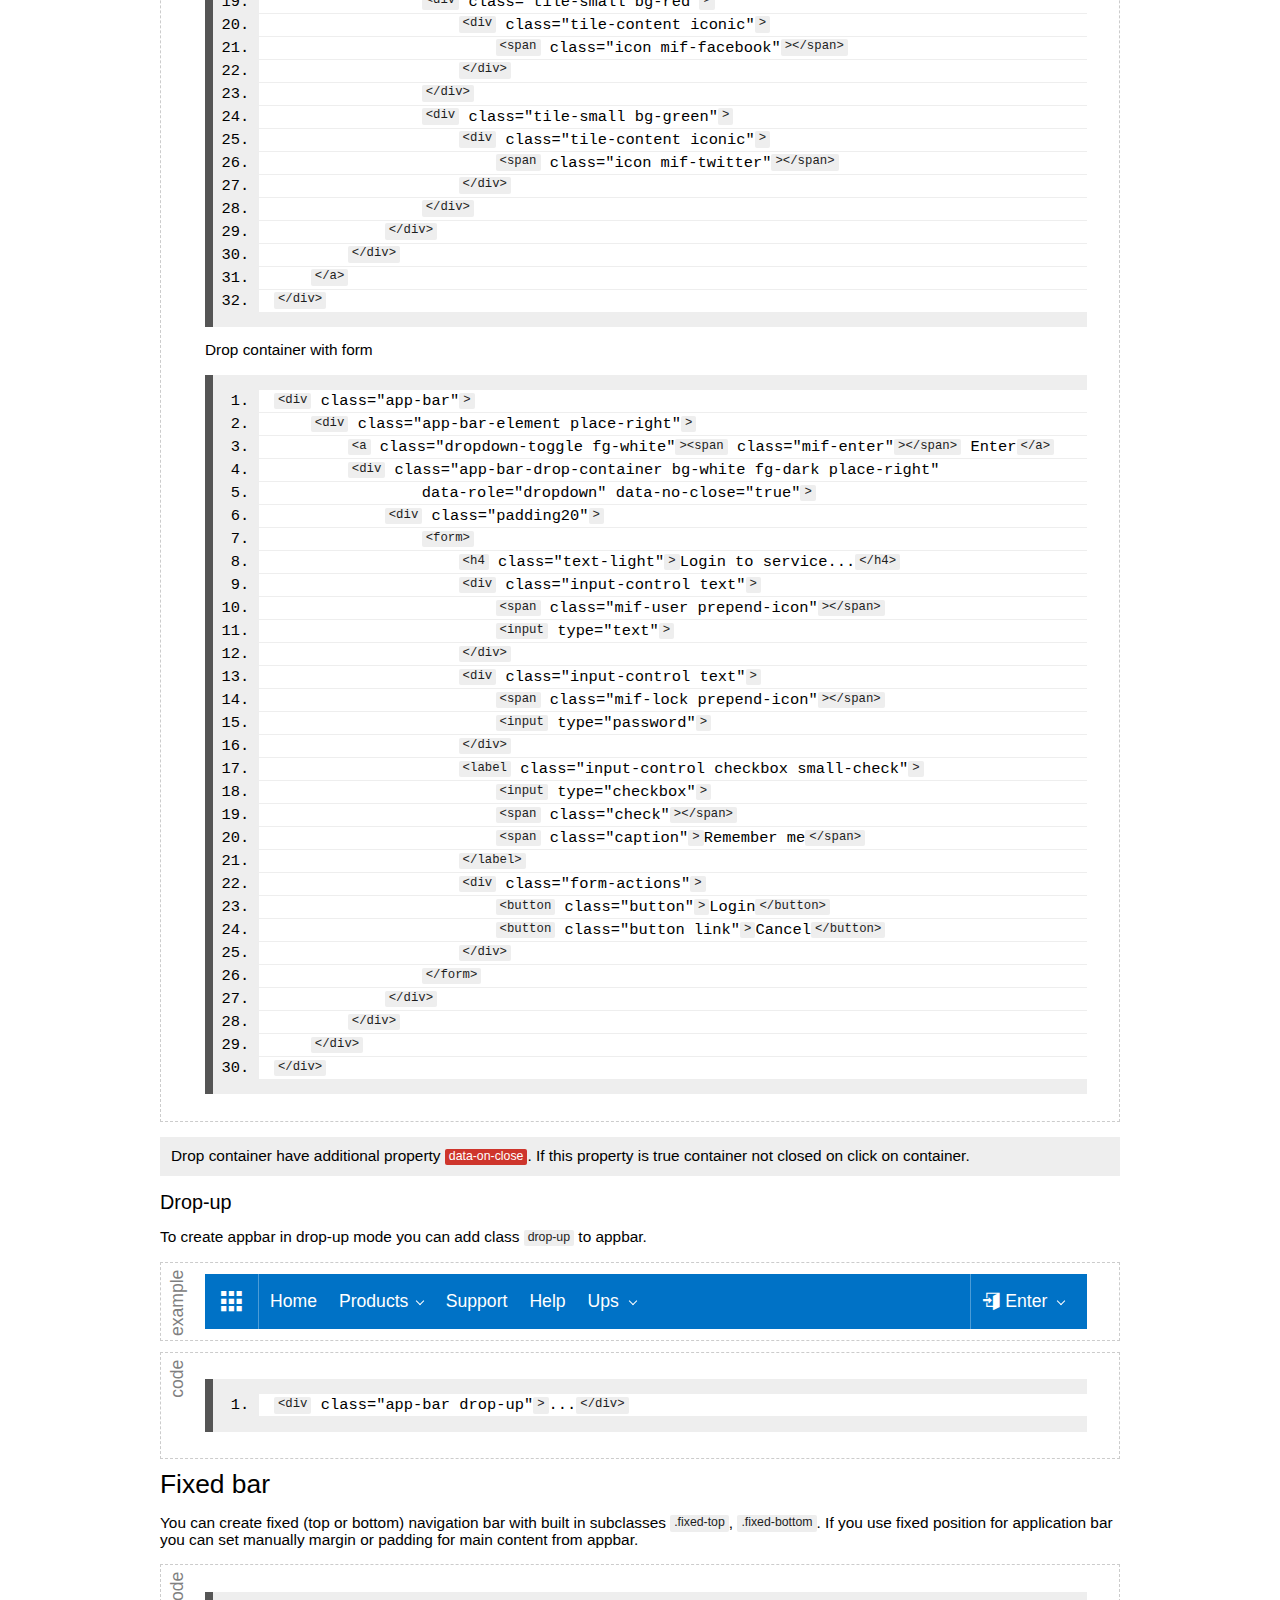
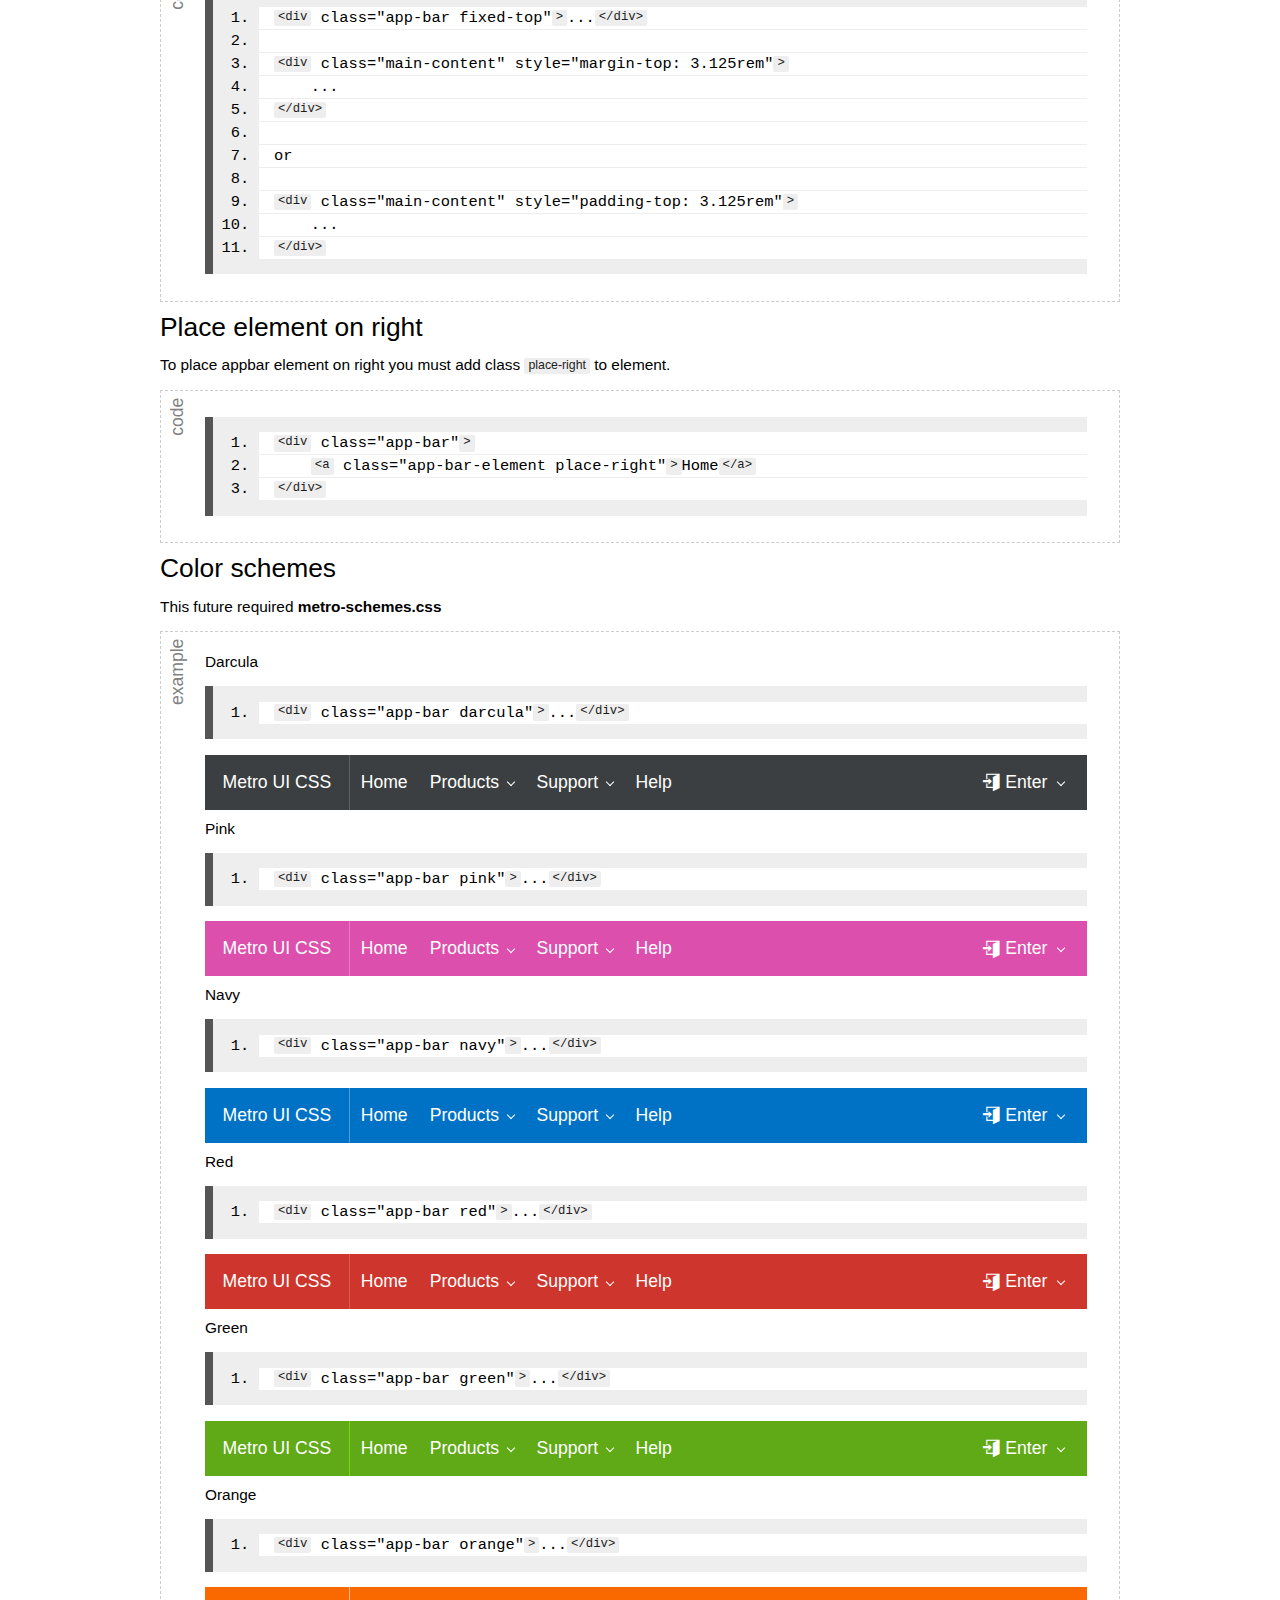
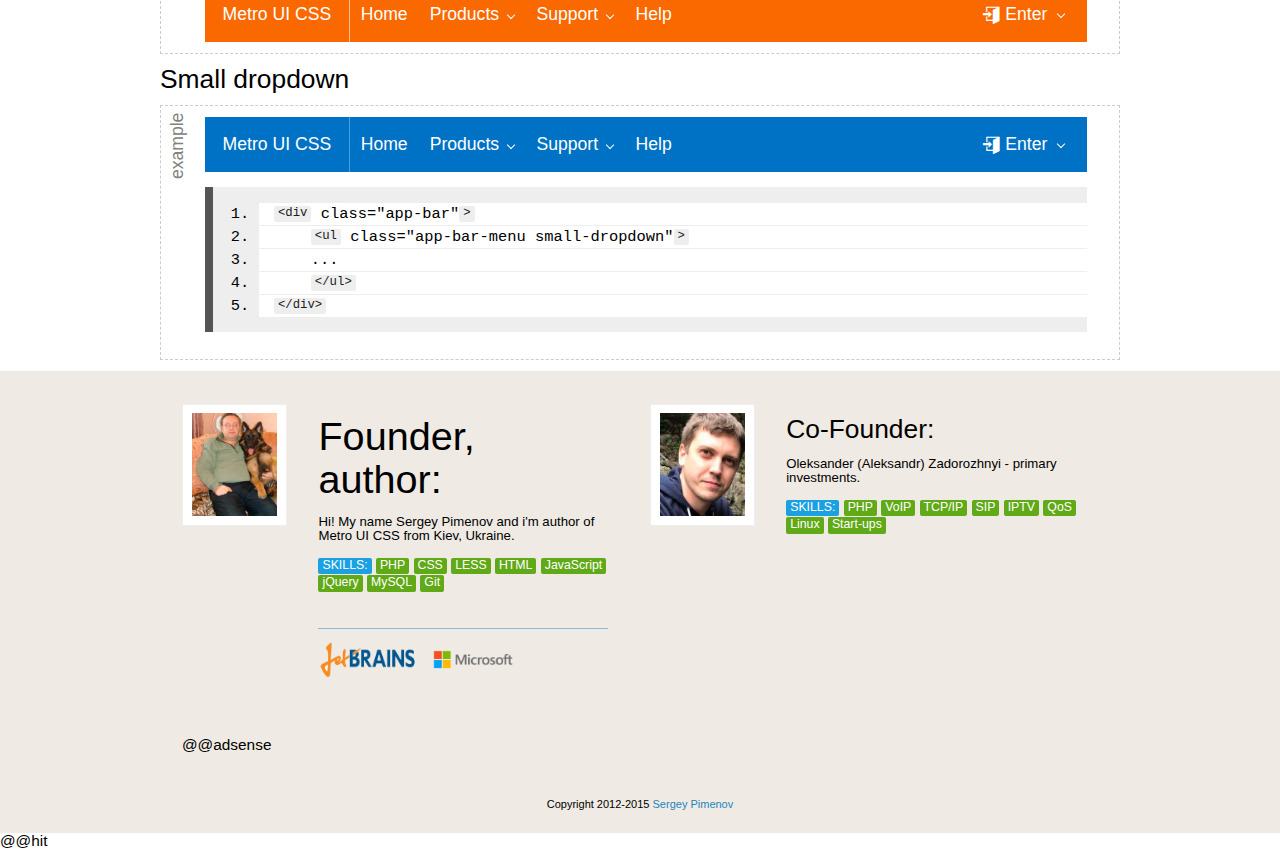
<file: css/Metro-UI-CSS-master/docs/appbar.html>
<!DOCTYPE html>
<html>
    <head lang="en">
        <meta charset="UTF-8">
        <meta http-equiv="X-UA-Compatible" content="IE=edge">
        <meta name="viewport" content="width=device-width, initial-scale=1.0, maximum-scale=1.0, user-scalable=no">
        <meta name="description" content="Metro, a sleek, intuitive, and powerful framework for faster and easier web development for Windows Metro Style.">
        <meta name="keywords" content="HTML, CSS, JS, JavaScript, framework, metro, front-end, frontend, web development">
        <meta name="author" content="Sergey Pimenov and Metro UI CSS contributors">

        <link rel='shortcut icon' type='image/x-icon' href='favicon.ico' />
        <title>Appbar :: Metro UI CSS - The front-end framework for developing projects on the web in Windows Metro Style</title>

        <link href="css/metro.css" rel="stylesheet">
        <link href="css/metro-icons.css" rel="stylesheet">
        <link href="css/metro-responsive.css" rel="stylesheet">
        <link href="css/metro-schemes.css" rel="stylesheet">

        <link href="css/docs.css" rel="stylesheet">

        <script src="js/jquery-2.1.3.min.js"></script>
        <script src="js/metro.js"></script>
        <script src="js/docs.js"></script>
        <script src="js/prettify/run_prettify.js"></script>
        <script src="js/ga.js"></script>
        <script async src="//pagead2.googlesyndication.com/pagead/js/adsbygoogle.js"></script>


    </head>
    <body>
        <div class="container page-content">
            <h1><a href="index.html" class="nav-button transform"><span></span></a>&nbsp;Appbar</h1>

            @@adsense

            <div class="padding10 bg-lighterBlue fg-white margin10 no-margin-right no-margin-left align-center">
                Special thanks to <a href="http://xiphe.com" class="text-accent text-bold fg-white">Daniel Milbrandt</a> for adding flexible to appbar.
            </div>

            <div class="example" data-text="example">

                <div class="app-bar" data-role="appbar">

                    <a class="app-bar-element branding">Metro UI CSS</a>

                    <ul class="app-bar-menu">
                        <li><a href="">Home</a></li>
                        <li>
                            <a href="" class="dropdown-toggle">Products</a>
                            <ul class="d-menu" data-role="dropdown">
                                <li><a href="">Windows 10</a></li>
                                <li><a href="">Spartan</a></li>
                                <li><a href="">Outlook</a></li>
                                <li><a href="">Office 2015</a></li>
                                <li class="divider"></li>
                                <li><a href="" class="dropdown-toggle">Other Products</a>
                                    <ul class="d-menu" data-role="dropdown">
                                        <li><a data-hotkey="alt+3" href="http://microsoft.com" target="_blank" onclick="console.log('hi'); return true;">Internet Explorer 10</a></li>
                                        <li><a href="">Skype</a></li>
                                        <li><a href="">Surface</a></li>
                                    </ul>
                                </li>
                            </ul>
                        </li>
                        <li><a href="">Support</a></li>
                        <li><a href="">Help</a></li>
                    </ul>

                </div>
            </div>

            <h3>Appbar container</h3>
            <div class="example" data-text="code">
                <h5>Create appbar container</h5>
                <pre class="prettyprint linenums"><code>
                &lt;div class="app-bar"&gt;
                ...
                &lt;/div&gt;
            </code></pre>
            </div>

            <h3>Appbar elements</h3>
            <p>
                To create app-bar elements you can use next classes: for single element <span class="tag">.app-bar-element</span>, for multi (menu) <span class="tag">app-bar-menu</span>, for divider <span class="tag">app-bar-divider</span>
            </p>

            <div class="example" data-text="code">
                <h5>Create app-bar elements</h5>
                <pre class="prettyprint linenums"><code>
                &lt;div class="app-bar"&gt;
                    &lt;a class="app-bar-element" href="..."&gt;Home&lt;/a&gt;

                    &lt;span class="app-bar-divider"&gt;&lt;/span&gt;

                    &lt;ul class="app-bar-menu"&gt;
                        &lt;li&gt;&lt;a href=""&gt;Home&lt;/a&gt;&lt;/li&gt;
                        &lt;li&gt;
                            &lt;a href="" class="dropdown-toggle"&gt;Products&lt;/a&gt;
                            &lt;ul class="d-menu" data-role="dropdown"&gt;
                                &lt;li&gt;&lt;a href=""&gt;Windows 10&lt;/a&gt;&lt;/li&gt;
                                &lt;li&gt;&lt;a href=""&gt;Spartan&lt;/a&gt;&lt;/li&gt;
                                &lt;li&gt;&lt;a href=""&gt;Outlook&lt;/a&gt;&lt;/li&gt;
                                &lt;li&gt;&lt;a href=""&gt;Office 2015&lt;/a&gt;&lt;/li&gt;
                                &lt;li class="divider"&gt;&lt;/li&gt;
                                &lt;li&gt;&lt;a href="" class="dropdown-toggle"&gt;Other Products&lt;/a&gt;
                                    &lt;ul class="d-menu" data-role="dropdown"&gt;
                                        &lt;li&gt;&lt;a href=""&gt;Internet Explorer 10&lt;/a&gt;&lt;/li&gt;
                                        &lt;li&gt;&lt;a href=""&gt;Skype&lt;/a&gt;&lt;/li&gt;
                                        &lt;li&gt;&lt;a href=""&gt;Surface&lt;/a&gt;&lt;/li&gt;
                                    &lt;/ul&gt;
                                &lt;/li&gt;
                            &lt;/ul&gt;
                        &lt;/li&gt;
                        &lt;li&gt;&lt;a href=""&gt;Support&lt;/a&gt;&lt;/li&gt;
                        &lt;li&gt;&lt;a href=""&gt;Help&lt;/a&gt;&lt;/li&gt;
                    &lt;/ul&gt;
                &lt;/div&gt;
            </code></pre>
            </div>

            <h3>Flexible Appbar</h3>
            <div class="example" data-text="example">
                Default styled
                <div class="app-bar" data-role="appbar">

                    <a class="app-bar-element branding">Metro UI CSS</a>

                    <ul class="app-bar-menu">
                        <li><a href="">Home</a></li>
                        <li data-flexorder="2"><a href="">Unimportant</a></li>
                        <li data-flexorder="1"><a href="">Important</a></li>
                        <li>
                            <a href="" class="dropdown-toggle">Products</a>
                            <ul class="d-menu" data-role="dropdown">
                                <li><a href="">Windows 10</a></li>
                                <li><a href="">Spartan</a></li>
                                <li><a href="">Outlook</a></li>
                                <li><a href="">Office 2015</a></li>
                                <li class="divider"></li>
                                <li><a href="" class="dropdown-toggle">Other Products</a>
                                    <ul class="d-menu" data-role="dropdown">
                                        <li><a href="">Internet Explorer 10</a></li>
                                        <li><a href="">Skype</a></li>
                                        <li><a href="">Surface</a></li>
                                    </ul>
                                </li>
                            </ul>
                        </li>
                    </ul>
                    <div class="app-bar-pullbutton automatic"></div>
                    <ul class="app-bar-menu place-right" data-flexdirection="reverse">
                        <li>
                            <div class="input-control text">
                                <input type="text" placeholder="Search...">
                            </div>
                        </li>
                        <li><a href=""><span class="mif-phone icon"></span>Call</a></li>
                        <li><a href=""><span class="mif-cart icon"></span> Cart(0)</a></li>
                    </ul>
                </div>
            </div>
            <div class="example" data-text="example">
                Custom Styled
                <div class="app-bar" data-role="appbar" data-flexstyle="sidebar2">

                    <a class="app-bar-element branding">Metro UI CSS</a>

                    <ul class="app-bar-menu">
                        <li><a href="">Home</a></li>
                        <li data-flexorder="2"><a href="">Unimportant</a></li>
                        <li data-flexorder="1"><a href="">Important</a></li>
                        <li>
                            <a href="" class="dropdown-toggle">Products</a>
                            <ul class="d-menu" data-role="dropdown">
                                <li><a href="">Windows 10</a></li>
                                <li><a href="">Spartan</a></li>
                                <li><a href="">Outlook</a></li>
                                <li><a href="">Office 2015</a></li>
                                <li class="divider"></li>
                                <li><a href="" class="dropdown-toggle">Other Products</a>
                                    <ul class="d-menu" data-role="dropdown">
                                        <li><a href="">Internet Explorer 10</a></li>
                                        <li><a href="">Skype</a></li>
                                        <li><a href="">Surface</a></li>
                                    </ul>
                                </li>
                            </ul>
                        </li>
                    </ul>
                    <div class="app-bar-pullbutton automatic"></div>
                    <ul class="app-bar-menu place-right" data-flexdirection="reverse">
                        <li>
                            <div class="input-control text">
                                <input type="text" placeholder="Search...">
                            </div>
                        </li>
                        <li><a href=""><span class="mif-phone icon"></span>Call</a></li>
                        <li><a href=""><span class="mif-cart icon"></span> Cart(0)</a></li>
                    </ul>
                </div>
            </div>
            <p>
                The appbar comes with configurable full featured flexible menu support by default. Add <span class="tag">data-role="appbar"</span> to activate this. The elements which should be collapsed must be in a menu with <span class="tag">app-bar-menu</span> class.
            </p>
            <div class="example" data-text="code">
                <h5>Create appbar with flexible menu support.</h5>
                <pre class="prettyprint linenums"><code>
                    &lt;div class="app-bar" data-role="appbar"&gt;
                        &lt;a class="app-bar-element" href="..."&gt;Home&lt;/a&gt;

                        &lt;span class="app-bar-divider"&gt;&lt;/span&gt;

                        &lt;ul class="app-bar-menu"&gt;
                            &lt;li&gt;&lt;a href=""&gt;Home&lt;/a&gt;&lt;/li&gt;
                            &lt;li&gt;&lt;a href=""&gt;Support&lt;/a&gt;&lt;/li&gt;
                            &lt;li&gt;&lt;a href=""&gt;Help&lt;/a&gt;&lt;/li&gt;
                            ...very long list here ...
                        &lt;/ul&gt;
                    &lt;/div&gt;
                </code></pre>
            </div>

            <h3>Features</h3>
            <table class="table bordered border">
                <thead>
                    <tr>
                        <td>Feature</td>
                        <td>Description</td>
                        <td>Code</td>
                    </tr>
                </thead>
                <tbody>
                    <tr>
                        <td>Fully Automated</td>
                        <td>
                            Use <span class="tag">data-role="appbar"</span>. The Appbar creates a pull down button on the right side if the menu entries do not fit into the bar.
                            The Appbar refreshes automatically, if the user resize the window, or extern content like images are loaded into the appbar. If you have problems with the pullbutton which is created, see Custom Pull Button section.
                        </td>
                        <td>
                            <pre class="prettyprint linenums"><code>
                                &lt;div class=&quot;appbar&quot; data-role=&quot;appbar&quot;&gt;
                                    &lt;ul class=&quot;app-bar-menu&quot;&gt;
                                        &lt;li&gt;&lt;a href=&quot;&quot;&gt;Home&lt;/a&gt;&lt;/li&gt;
                                        ...
                                    &lt;/ul&gt;
                                &lt;/div&gt;
                            </code></pre>
                        </td>
                    </tr>

                    <tr>
                        <td>Disable</td>
                        <td>Use the <span class="tag">no-flexible</span> class to deactivate the flexible behavior. You can deactivate whole menus or picked menu entries. They will stay always. Even the whole appbar container can be marked as no-flexible. 
                        </td>
                        <td>
                            <pre class="prettyprint linenums"><code>
                                &lt;div class=&quot;appbar&quot; data-role=&quot;appbar&quot;&gt;
                                    &lt;ul class=&quot;app-bar-menu&quot;&gt;
                                        &lt;li&gt;...&lt;/li&gt;
                                        &lt;li class=&quot;no-flexible&quot;&gt;...&lt;/li&gt;
                                        &lt;li&gt;...&lt;/li&gt;
                                    &lt;/ul&gt;
                                    &lt;ul class=&quot;app-bar-menu no-flexible&quot;&gt;
                                        &lt;li&gt;...&lt;/li&gt;
                                        &lt;li&gt;...&lt;/li&gt;
                                        &lt;li&gt;...&lt;/li&gt;
                                    &lt;/ul&gt;
                                &lt;/div&gt;
                            </code></pre>
                        </td>
                    </tr>
                    <tr>
                        <td>Custom Pull Button<br /> Righter placement.</td>
                        <td>An appbar creates only a pull button if there is no one. It is floated right, and placed as last element. so if you have already a important element placed there with <span class="tag">place-right</span> it does not struggle with it. Otherwise it is placed right as possible. However, if you have placed a app-bar-menu right, you wish the pull button even righter. Because it is both floated you have to create the automatic button manually before all right placed menus.</td>
                        <td>
                            <pre class="prettyprint linenums"><code>
                                &lt;div class=&quot;appbar&quot; data-role=&quot;appbar&quot;&gt;
                                    &lt;ul class=&quot;app-bar-menu&quot;&gt;
                                        ...
                                    &lt;/ul&gt;

                                    &lt;div class=&quot;app-bar-pullbutton automatic&quot;&gt;&lt;/div&gt;

                                    &lt;ul class=&quot;app-bar-menu place-right&quot;&gt;
                                        ...
                                    &lt;/ul&gt;
                                    
                                &lt;/div&gt;
                            </code></pre>
                        </td>
                    </tr>
                    <tr>
                        <td>Custom Pull Button<br /> Own Style</td>
                        <td>Create your own styled button with <span class="tag">&lt;div class=&quot;app-bar-pullbutton&quot;&gt;</span></td>
                        <td>
                            <pre class="prettyprint linenums"><code>
                                &lt;div class=&quot;appbar&quot; data-role=&quot;appbar&quot;&gt;
                                    &lt;ul class=&quot;app-bar-menu&quot;&gt;
                                        ...
                                    &lt;/ul&gt;
                                    &lt;div class=&quot;app-bar-pullbutton&quot;&gt;
                                        More
                                        &lt;span class=&quot;mif-plus&quot;&gt;&lt;/span&gt;
                                    &lt;/div&gt;
                                &lt;/div&gt;
                            </code></pre>
                        </td>
                    </tr>
                    <tr>
                        <td>Clean Layout</td>
                        <td>You can give <span class="tag">data-flexclean="true"</span> to the appbar, which will collapse all menu entries into the flexible menu. If you want to make an exception for one or two elements use the <span class="tag">no-flexible</span> class for these elements.</td>
                        <td>
                            <pre class="prettyprint linenums"><code>
                                &lt;div class=&quot;appbar&quot; data-role=&quot;appbar&quot; data-flexclean=&quot;true&quot;&gt;
                                    &lt;ul class=&quot;app-bar-menu&quot;&gt;
                                        &lt;li&gt;Link&lt;/li&gt;
                                        &lt;li&gt;Link2&lt;/li&gt;
                                        &lt;li class=&quot;no-flexible&quot;&gt;Help&lt;/li&gt;
                                    &lt;/ul&gt;
                                &lt;/div&gt;
                            </code></pre>
                        </td>
                    </tr>
                    <tr>
                        <td>Order</td>
                        <td><span class="tag">data-flexorder="3"</span>, <span class="tag">data-flexdirection="reverse"</span>Usually the elements disappear in the order found in the dom. Usually the right, will go first. You can overwrite this by using the data-flexorder attribute. The lower the value of the flexorder attribute is the later is it sorted into the flex menu. You can use this with the <span class="tag">app-bar-menu</span> and with its containing children in a cascading way. For <span class="tag">app-bar-menu</span> there is also the <span class="tag">data-flexdirection</span> attribute to reverse the order. Than the smaller the value is the earlies disappears. If no data-flexorder attribute is given, element's dom index + 1 is assigned by default. So there is no need to give them all an order if only a few of them need a special one. The following example is configured so: The Entry with 3.1 disappear first, because 3.x has a reversed order. 2.1 and 2.3 will stay always because they have a no-flexible class. After that you can see that 1.1 moves because it has a greater flexorder than 1.2 which has is own index + 1 as flexorder. Resize the window to see an effect. You can zoom in if the window can not become smaller.</td>
                        <td>
                            <pre class="prettyprint linenums"><code>
                                &lt;div class=&quot;appbar&quot; data-role=&quot;appbar&quot;&gt;
                                    &lt;ul class=&quot;app-bar-menu&quot;&gt;
                                        &lt;li data-flexorder=&quot;5&quot;&gt;1&lt;/li&gt;
                                        &lt;li&gt;2&lt;/li&gt;
                                        &lt;li data-flexorder=&quot;1&quot;&gt;3&lt;/li&gt;
                                    &lt;/ul&gt;
                                    &lt;ul class=&quot;app-bar-menu&quot; data-flexorder=&quot;5&quot;&gt;
                                        &lt;li class=&quot;no-flexible&quot;&gt;1&lt;/li&gt;
                                        &lt;li&gt;2&lt;/li&gt;
                                        &lt;li class=&quot;no-flexible&quot;&gt;3&lt;/li&gt;
                                    &lt;/ul&gt;
                                    &lt;ul class=&quot;app-bar-menu&quot; data-flexdirection=&quot;reverse&quot;&gt;
                                        &lt;li&gt;1&lt;/li&gt;
                                        &lt;li&gt;2&lt;/li&gt;
                                        &lt;li&gt;3&lt;/li&gt;
                                    &lt;/ul&gt;
                                &lt;/div&gt;
                            </code></pre>
                        </td>
                    </tr>
                </tbody>
            </table>
            <td colspan="3">
                <div class="example" data-text="example">

                    <div class="app-bar" data-role="appbar">

                        <a class="app-bar-element branding">000</a>

                        <ul class="app-bar-menu">
                            <li data-flexorder="5"><a href="" data-flexorder="3">1.1</a></li>
                            <li>
                                <a href="" class="dropdown-toggle">1.2</a>
                                <ul class="d-menu" data-role="dropdown">
                                    <li><a href="">1.2.1</a></li>
                                    <li><a href="">1.2.2</a></li>
                                    <li><a href="">1.2.3</a></li>
                                    <li><a href="">1.2.4</a></li>
                                    <li class="divider"></li>
                                    <li><a href="" class="dropdown-toggle">1.2.5</a>
                                        <ul class="d-menu" data-role="dropdown">
                                            <li><a href="">1.2.5.1</a></li>
                                            <li><a href="">1.2.5.2</a></li>
                                            <li><a href="">1.2.5.3</a></li>
                                        </ul>
                                    </li>
                                </ul>
                            </li>
                            <li data-flexorder="3"><a href="" data-flexorder="3">1.3</a></li>
                            <li><a href="" data-flexorder="6">1.4</a></li>
                        </ul>
                        <ul class="app-bar-menu">
                            <li class="no-flexible"><a href="">2.1</a></li>
                            <li>
                                <a href="" class="dropdown-toggle">2.2</a>
                                <ul class="d-menu" data-role="dropdown">
                                    <li><a href="">2.2.1</a></li>
                                    <li><a href="">2.2.2</a></li>
                                    <li><a href="">2.2.3</a></li>
                                    <li><a href="">2.2.4</a></li>
                                    <li class="divider"></li>
                                    <li><a href="" class="dropdown-toggle">2.2.4.1</a>
                                        <ul class="d-menu" data-role="dropdown">
                                            <li><a href="">2.2.4.2</a></li>
                                            <li><a href="">2.2.4.3</a></li>
                                            <li><a href="">2.2.4.4</a></li>
                                        </ul>
                                    </li>
                                </ul>
                            </li>
                            <li class="no-flexible"><a href="">2.3</a></li>
                            <li class=""><a href="">2.4</a></li>
                        </ul>
                        <ul class="app-bar-menu" data-flexdirection="reverse">
                            <li><a href="">3.1</a></li>
                            <li>
                                <a href="" class="dropdown-toggle">3.2</a>
                                <ul class="d-menu" data-role="dropdown">
                                    <li><a href="">3.2.1</a></li>
                                    <li><a href="">3.2.2</a></li>
                                    <li><a href="">3.2.3</a></li>
                                    <li><a href="">3.2.4</a></li>
                                </ul>
                            </li>
                            <li><a href="">3.3</a></li>
                            <li class=""><a href="">3.4</a></li>
                        </ul>
                    </div>
                </div>
                <table class="table bordered border">
                    <thead>
                    </thead>
                    <tbody>
                        <tr>
                            <td>Own Style for Flex Menu</td>
                            <td><span class="tag">data-flexstyle="YOUR_OWN_CLASS"</span> e.g.<span class="tag">data-flexstyle="sidebar2"</span>The flex menu creates a menu with the app-bar-menu style class. You can overwrite this behaviour and give your own class with the data-flexstyle attribute. "sidebar2" is an option you can use out of the box. <span class="tag">data-flexstyle="app-bar-menu YOUR_CLASS"</span> can be used if you want only little changes. The order example shows the default app-bar-menu, the introduction example is made with the sidebar2 style.</td>
                            <td>
                                <pre class="prettyprint linenums"><code>
                                &lt;div class=&quot;appbar&quot; data-role=&quot;appbar&quot; data-flexstyle=&quot;sidebar2&quot;&gt;
                                ...
                                </code></pre>
                            </td>
                        </tr>
                    </tbody>
                </table>


                <div class="example" data-text="code">
                    <h5>Create app-bar elements</h5>
                    <pre class="prettyprint linenums"><code>
                &lt;div class="app-bar" data-role="appbar"&gt;
                    &lt;a class="app-bar-element" href="..."&gt;Home&lt;/a&gt;

                    &lt;span class="app-bar-divider"&gt;&lt;/span&gt;

                    &lt;ul class="app-bar-menu"&gt;
                        &lt;li&gt;&lt;a href=""&gt;Home&lt;/a&gt;&lt;/li&gt;
                        &lt;li&gt;&lt;a href=""&gt;Support&lt;/a&gt;&lt;/li&gt;
                        &lt;li&gt;&lt;a href=""&gt;Help&lt;/a&gt;&lt;/li&gt;
                    &lt;/ul&gt;

                    &lt;span class="app-bar-pullbutton"&gt;&lt;/span&gt;
                &lt;/div&gt;
            </code></pre>
                </div>

                <h4>Drop container</h4>

                <p>
                    To create appbar drop container you can put inside <span class="tag">app-bar-element</span> <strong>toggle</strong> and <strong>container</strong>. Container can has class <span class="tag">app-bar-drop-container</span>.
                </p>

                <div class="example" data-text="example">
                    <div class="app-bar">
                        <a class="app-bar-element">
                            <span id="toggle-tiles-dropdown" class="mif-apps mif-2x"></span>
                            <div class="app-bar-drop-container" data-role="dropdown" data-toggle-element="#toggle-tiles-dropdown" data-no-close="false" style="width: 324px;">
                                <div class="tile-container bg-white">
                                    <div class="tile-small bg-cyan">
                                        <div class="tile-content iconic">
                                            <span class="icon mif-onedrive"></span>
                                        </div>
                                    </div>
                                    <div class="tile-small bg-yellow">
                                        <div class="tile-content iconic">
                                            <span class="icon mif-google"></span>
                                        </div>
                                    </div>
                                    <div class="tile-small bg-red">
                                        <div class="tile-content iconic">
                                            <span class="icon mif-facebook"></span>
                                        </div>
                                    </div>
                                    <div class="tile-small bg-green">
                                        <div class="tile-content iconic">
                                            <span class="icon mif-twitter"></span>
                                        </div>
                                    </div>
                                </div>
                            </div>
                        </a>

                        <div class="app-bar-divider"></div>

                        <div class="app-bar-element place-right">
                            <a class="dropdown-toggle fg-white"><span class="mif-enter"></span> Enter</a>
                            <div class="app-bar-drop-container bg-white fg-dark place-right" data-role="dropdown" data-no-close="true">
                                <div class="padding20">
                                    <form>
                                        <h4 class="text-light">Login to service...</h4>
                                        <div class="input-control text">
                                            <span class="mif-user prepend-icon"></span>
                                            <input type="text">
                                        </div>
                                        <div class="input-control text">
                                            <span class="mif-lock prepend-icon"></span>
                                            <input type="password">
                                        </div>
                                        <label class="input-control checkbox small-check">
                                            <input type="checkbox">
                                            <span class="check"></span>
                                            <span class="caption">Remember me</span>
                                        </label>
                                        <div class="form-actions">
                                            <button class="button">Login</button>
                                            <button class="button link">Cancel</button>
                                        </div>
                                    </form>
                                </div>
                            </div>
                        </div>

                        <div class="app-bar-divider place-right"></div>
                    </div>
                </div>

                <div class="example" data-text="code">
                    <h5>Drop container with tiles</h5>
                    <pre class="prettyprint linenums"><code>
                &lt;div class="app-bar"&gt;
                    &lt;a class="app-bar-element"&gt;
                        &lt;span id="toggle-tiles-dropdown" class="mif-apps mif-2x"&gt;&lt;/span&gt;
                        &lt;div class="app-bar-drop-container"
                                data-role="dropdown"
                                data-toggle-element="#toggle-tiles-dropdown"
                                data-no-close="false" style="width: 324px;"&gt;
                            &lt;div class="tile-container bg-white"&gt;
                                &lt;div class="tile-small bg-cyan"&gt;
                                    &lt;div class="tile-content iconic"&gt;
                                        &lt;span class="icon mif-onedrive"&gt;&lt;/span&gt;
                                    &lt;/div&gt;
                                &lt;/div&gt;
                                &lt;div class="tile-small bg-yellow"&gt;
                                    &lt;div class="tile-content iconic"&gt;
                                        &lt;span class="icon mif-google"&gt;&lt;/span&gt;
                                    &lt;/div&gt;
                                &lt;/div&gt;
                                &lt;div class="tile-small bg-red"&gt;
                                    &lt;div class="tile-content iconic"&gt;
                                        &lt;span class="icon mif-facebook"&gt;&lt;/span&gt;
                                    &lt;/div&gt;
                                &lt;/div&gt;
                                &lt;div class="tile-small bg-green"&gt;
                                    &lt;div class="tile-content iconic"&gt;
                                        &lt;span class="icon mif-twitter"&gt;&lt;/span&gt;
                                    &lt;/div&gt;
                                &lt;/div&gt;
                            &lt;/div&gt;
                        &lt;/div&gt;
                    &lt;/a&gt;
                &lt;/div&gt;
            </code></pre>

                <h5>Drop container with form</h5>
                <pre class="prettyprint linenums"><code>
                &lt;div class="app-bar"&gt;
                    &lt;div class="app-bar-element place-right"&gt;
                        &lt;a class="dropdown-toggle fg-white"&gt;&lt;span class="mif-enter"&gt;&lt;/span&gt; Enter&lt;/a&gt;
                        &lt;div class="app-bar-drop-container bg-white fg-dark place-right"
                                data-role="dropdown" data-no-close="true"&gt;
                            &lt;div class="padding20"&gt;
                                &lt;form&gt;
                                    &lt;h4 class="text-light"&gt;Login to service...&lt;/h4&gt;
                                    &lt;div class="input-control text"&gt;
                                        &lt;span class="mif-user prepend-icon"&gt;&lt;/span&gt;
                                        &lt;input type="text"&gt;
                                    &lt;/div&gt;
                                    &lt;div class="input-control text"&gt;
                                        &lt;span class="mif-lock prepend-icon"&gt;&lt;/span&gt;
                                        &lt;input type="password"&gt;
                                    &lt;/div&gt;
                                    &lt;label class="input-control checkbox small-check"&gt;
                                        &lt;input type="checkbox"&gt;
                                        &lt;span class="check"&gt;&lt;/span&gt;
                                        &lt;span class="caption"&gt;Remember me&lt;/span&gt;
                                    &lt;/label&gt;
                                    &lt;div class="form-actions"&gt;
                                        &lt;button class="button"&gt;Login&lt;/button&gt;
                                        &lt;button class="button link"&gt;Cancel&lt;/button&gt;
                                    &lt;/div&gt;
                                &lt;/form&gt;
                            &lt;/div&gt;
                        &lt;/div&gt;
                    &lt;/div&gt;
                &lt;/div&gt;
                </code></pre>
            </div>

            <p class="padding10 bg-grayLighter">
                Drop container have additional property <span class="tag alert">data-on-close</span>. If this property is true container not closed on click on container.
            </p>

            <h4>Drop-up</h4>

            <p>
                To create appbar in drop-up mode you can add class <span class="tag">drop-up</span> to appbar.
            </p>

            <div class="example" data-text="example">
                <div class="app-bar drop-up" data-role="appbar">
                    <a class="app-bar-element">
                        <span id="toggle-tiles-dropdown2" class="mif-apps mif-2x"></span>
                        <div class="app-bar-drop-container" data-role="dropdown" data-toggle-element="#toggle-tiles-dropdown2" data-no-close="false" style="width: 324px;">
                            <div class="tile-container bg-white">
                                <div class="tile-small bg-cyan">
                                    <div class="tile-content iconic">
                                        <span class="icon mif-onedrive"></span>
                                    </div>
                                </div>
                                <div class="tile-small bg-yellow">
                                    <div class="tile-content iconic">
                                        <span class="icon mif-google"></span>
                                    </div>
                                </div>
                                <div class="tile-small bg-red">
                                    <div class="tile-content iconic">
                                        <span class="icon mif-facebook"></span>
                                    </div>
                                </div>
                                <div class="tile-small bg-green">
                                    <div class="tile-content iconic">
                                        <span class="icon mif-twitter"></span>
                                    </div>
                                </div>
                            </div>
                        </div>
                    </a>

                    <div class="app-bar-divider"></div>
                    <ul class="app-bar-menu">
                        <li><a href="">Home</a></li>
                        <li>
                            <a href="" class="dropdown-toggle">Products</a>
                            <ul class="d-menu" data-role="dropdown">
                                <li><a href="">Windows 10</a></li>
                                <li><a href="">Spartan</a></li>
                                <li><a href="">Outlook</a></li>
                                <li><a href="">Office 2015</a></li>
                                <li class="divider"></li>
                                <li><a href="" class="dropdown-toggle">Other Products</a>
                                    <ul class="d-menu" data-role="dropdown">
                                        <li><a href="">Internet Explorer 10</a></li>
                                        <li><a href="">Skype</a></li>
                                        <li><a href="">Surface</a></li>
                                    </ul>
                                </li>
                            </ul>
                        </li>
                        <li><a href="">Support</a></li>
                        <li><a href="">Help</a></li>
                    </ul>
                    <div class="app-bar-element">
                        <span class="dropdown-toggle">Ups</span>
                        <ul class="d-menu" data-role="dropdown">
                            <li><a href="">Windows 10</a></li>
                            <li><a href="">Spartan</a></li>
                            <li><a href="">Outlook</a></li>
                            <li><a href="">Office 2015</a></li>
                            <li class="divider"></li>
                            <li><a href="" class="dropdown-toggle">Other Products</a>
                                <ul class="d-menu" data-role="dropdown">
                                    <li><a href="">Internet Explorer 10</a></li>
                                    <li><a href="">Skype</a></li>
                                    <li><a href="">Surface</a></li>
                                </ul>
                            </li>
                        </ul>
                    </div>

                    <div class="app-bar-element place-right">
                        <a class="dropdown-toggle fg-white"><span class="mif-enter"></span> Enter</a>
                        <div class="app-bar-drop-container bg-white fg-dark place-right" data-role="dropdown" data-no-close="true">
                            <div class="padding20">
                                <form>
                                    <h4 class="text-light">Login to service...</h4>
                                    <div class="input-control text">
                                        <span class="mif-user prepend-icon"></span>
                                        <input type="text">
                                    </div>
                                    <div class="input-control text">
                                        <span class="mif-lock prepend-icon"></span>
                                        <input type="password">
                                    </div>
                                    <label class="input-control checkbox small-check">
                                        <input type="checkbox">
                                        <span class="check"></span>
                                        <span class="caption">Remember me</span>
                                    </label>
                                    <div class="form-actions">
                                        <button class="button">Login</button>
                                        <button class="button link">Cancel</button>
                                    </div>
                                </form>
                            </div>
                        </div>
                    </div>

                    <div class="app-bar-divider place-right"></div>
                </div>
            </div>

            <div class="example" data-text="code">
                <pre class="prettyprint linenums"><code>
                &lt;div class="app-bar drop-up"&gt;...&lt;/div&gt;
                </code></pre>
            </div>

            <h3>Fixed bar</h3>
            <p>
                You can create fixed (top or bottom) navigation bar with built in subclasses <span class="tag">.fixed-top</span>, <span class="tag">.fixed-bottom</span>. If you use fixed position for application bar you can set manually margin or padding for main content from appbar.
            </p>

            <div class="example" data-text="code">
                    <pre class="prettyprint linenums"><code>
                    &lt;div class="app-bar fixed-top"&gt;...&lt;/div&gt;

                    &lt;div class="main-content" style="margin-top: 3.125rem"&gt;
                        ...
                    &lt;/div&gt;

                    or

                    &lt;div class="main-content" style="padding-top: 3.125rem"&gt;
                        ...
                    &lt;/div&gt;
                    </code></pre>
            </div>

            <h3>Place element on right</h3>
            <p>
                To place appbar element on right you must add class <span class="tag">place-right</span> to element.
            </p>

            <div class="example" data-text="code">
                <pre class="prettyprint linenums"><code>
                &lt;div class="app-bar"&gt;
                    &lt;a class="app-bar-element place-right"&gt;Home&lt;/a&gt;
                &lt;/div&gt;
                </code></pre>
            </div>


            <h3>Color schemes</h3>
            <p>
                This future required <strong>metro-schemes.css</strong>
            </p>
            <div class="example" data-text="example">
                <h5>Darcula</h5>
                <pre class="prettyprint linenums no-scroll"><code>
                    &lt;div class="app-bar darcula"&gt;...&lt;/div&gt;
                </code></pre>
                <div class="app-bar darcula" data-role="appbar">
                    <a class="app-bar-element branding">Metro UI CSS</a>
                    <span class="app-bar-divider"></span>
                    <ul class="app-bar-menu">
                        <li><a href="">Home</a></li>
                        <li>
                            <a href="" class="dropdown-toggle">Products</a>
                            <ul class="d-menu" data-role="dropdown">
                                <li><a href="">Windows 10</a></li>
                                <li><a href="">Spartan</a></li>
                                <li><a href="">Outlook</a></li>
                                <li><a href="">Office 2015</a></li>
                                <li class="divider"></li>
                                <li><a href="" class="dropdown-toggle">Other Products</a>
                                    <ul class="d-menu" data-role="dropdown">
                                        <li><a href="">Internet Explorer 10</a></li>
                                        <li><a href="">Skype</a></li>
                                        <li><a href="">Surface</a></li>
                                    </ul>
                                </li>
                            </ul>
                        </li>
                        <li>
                            <a href="" class="dropdown-toggle">Support</a>
                            <ul class="d-menu" data-role="dropdown">
                                <li><a href="">About</a></li>
                                <li><a href="">Contacts</a></li>
                                <li><a href="">Community forum</a></li>
                                <li>
                                    <a href="" class="dropdown-toggle">Support</a>
                                    <ul class="d-menu" data-role="dropdown">
                                        <li><a href="" class="dropdown-toggle">About</a></li>
                                        <li><a href="">Contacts</a></li>
                                        <li><a href="">Community forum</a></li>
                                    </ul>
                                </li>
                            </ul>
                        </li>
                        <li><a href="">Help</a></li>
                    </ul>
                    <div class="app-bar-element place-right">
                        <a class="dropdown-toggle fg-white"><span class="mif-enter"></span> Enter</a>
                        <div class="app-bar-drop-container place-right" data-role="dropdown" data-no-close="true">
                            <div class="padding20">
                                <form>
                                    <h4 class="text-light">Login to service...</h4>
                                    <div class="input-control text">
                                        <span class="mif-user prepend-icon"></span>
                                        <input type="text">
                                    </div>
                                    <div class="input-control text">
                                        <span class="mif-lock prepend-icon"></span>
                                        <input type="password">
                                    </div>
                                    <label class="input-control checkbox small-check">
                                        <input type="checkbox">
                                        <span class="check"></span>
                                        <span class="caption">Remember me</span>
                                    </label>
                                    <div class="form-actions">
                                        <button class="button primary">Login</button>
                                        <button class="button link fg-grayLighter">Cancel</button>
                                    </div>
                                </form>
                            </div>
                        </div>
                    </div>
                </div>
                <h5>Pink</h5>
                <pre class="prettyprint linenums no-scroll"><code>
                    &lt;div class="app-bar pink"&gt;...&lt;/div&gt;
                </code></pre>
                <div class="app-bar pink" data-role="appbar">
                    <a class="app-bar-element branding">Metro UI CSS</a>
                    <span class="app-bar-divider"></span>
                    <ul class="app-bar-menu">
                        <li><a href="">Home</a></li>
                        <li>
                            <a href="" class="dropdown-toggle">Products</a>
                            <ul class="d-menu" data-role="dropdown">
                                <li><a href="">Windows 10</a></li>
                                <li><a href="">Spartan</a></li>
                                <li><a href="">Outlook</a></li>
                                <li><a href="">Office 2015</a></li>
                                <li class="divider"></li>
                                <li><a href="" class="dropdown-toggle">Other Products</a>
                                    <ul class="d-menu" data-role="dropdown">
                                        <li><a href="">Internet Explorer 10</a></li>
                                        <li><a href="">Skype</a></li>
                                        <li><a href="">Surface</a></li>
                                    </ul>
                                </li>
                            </ul>
                        </li>
                        <li>
                            <a href="" class="dropdown-toggle">Support</a>
                            <ul class="d-menu" data-role="dropdown">
                                <li><a href="">About</a></li>
                                <li><a href="">Contacts</a></li>
                                <li><a href="">Community forum</a></li>
                                <li>
                                    <a href="" class="dropdown-toggle">Support</a>
                                    <ul class="d-menu" data-role="dropdown">
                                        <li><a href="" class="dropdown-toggle">About</a></li>
                                        <li><a href="">Contacts</a></li>
                                        <li><a href="">Community forum</a></li>
                                    </ul>
                                </li>
                            </ul>
                        </li>
                        <li><a href="">Help</a></li>
                    </ul>
                    <div class="app-bar-element place-right">
                        <a class="dropdown-toggle fg-white"><span class="mif-enter"></span> Enter</a>
                        <div class="app-bar-drop-container place-right" data-role="dropdown" data-no-close="true">
                            <div class="padding20">
                                <form>
                                    <h4 class="text-light">Login to service...</h4>
                                    <div class="input-control text">
                                        <span class="mif-user prepend-icon"></span>
                                        <input type="text">
                                    </div>
                                    <div class="input-control text">
                                        <span class="mif-lock prepend-icon"></span>
                                        <input type="password">
                                    </div>
                                    <label class="input-control checkbox small-check">
                                        <input type="checkbox">
                                        <span class="check"></span>
                                        <span class="caption">Remember me</span>
                                    </label>
                                    <div class="form-actions">
                                        <button class="button primary">Login</button>
                                        <button class="button link fg-grayLighter">Cancel</button>
                                    </div>
                                </form>
                            </div>
                        </div>
                    </div>
                </div>
                <h5>Navy</h5>
                <pre class="prettyprint linenums no-scroll"><code>
                    &lt;div class="app-bar navy"&gt;...&lt;/div&gt;
                </code></pre>
                <div class="app-bar navy" data-role="appbar">
                    <a class="app-bar-element branding">Metro UI CSS</a>
                    <span class="app-bar-divider"></span>
                    <ul class="app-bar-menu">
                        <li><a href="">Home</a></li>
                        <li>
                            <a href="" class="dropdown-toggle">Products</a>
                            <ul class="d-menu" data-role="dropdown">
                                <li><a href="">Windows 10</a></li>
                                <li><a href="">Spartan</a></li>
                                <li><a href="">Outlook</a></li>
                                <li><a href="">Office 2015</a></li>
                                <li class="divider"></li>
                                <li><a href="" class="dropdown-toggle">Other Products</a>
                                    <ul class="d-menu" data-role="dropdown">
                                        <li><a href="">Internet Explorer 10</a></li>
                                        <li><a href="">Skype</a></li>
                                        <li><a href="">Surface</a></li>
                                    </ul>
                                </li>
                            </ul>
                        </li>
                        <li>
                            <a href="" class="dropdown-toggle">Support</a>
                            <ul class="d-menu" data-role="dropdown">
                                <li><a href="">About</a></li>
                                <li><a href="">Contacts</a></li>
                                <li><a href="">Community forum</a></li>
                                <li>
                                    <a href="" class="dropdown-toggle">Support</a>
                                    <ul class="d-menu" data-role="dropdown">
                                        <li><a href="" class="dropdown-toggle">About</a></li>
                                        <li><a href="">Contacts</a></li>
                                        <li><a href="">Community forum</a></li>
                                    </ul>
                                </li>
                            </ul>
                        </li>
                        <li><a href="">Help</a></li>
                    </ul>
                    <div class="app-bar-element place-right">
                        <a class="dropdown-toggle fg-white"><span class="mif-enter"></span> Enter</a>
                        <div class="app-bar-drop-container place-right" data-role="dropdown" data-no-close="true">
                            <div class="padding20">
                                <form>
                                    <h4 class="text-light">Login to service...</h4>
                                    <div class="input-control text">
                                        <span class="mif-user prepend-icon"></span>
                                        <input type="text">
                                    </div>
                                    <div class="input-control text">
                                        <span class="mif-lock prepend-icon"></span>
                                        <input type="password">
                                    </div>
                                    <label class="input-control checkbox small-check">
                                        <input type="checkbox">
                                        <span class="check"></span>
                                        <span class="caption">Remember me</span>
                                    </label>
                                    <div class="form-actions">
                                        <button class="button primary">Login</button>
                                        <button class="button link fg-grayLighter">Cancel</button>
                                    </div>
                                </form>
                            </div>
                        </div>
                    </div>
                </div>
                <h5>Red</h5>
                <pre class="prettyprint linenums no-scroll"><code>
                    &lt;div class="app-bar red"&gt;...&lt;/div&gt;
                </code></pre>
                <div class="app-bar red" data-role="appbar">
                    <a class="app-bar-element branding">Metro UI CSS</a>
                    <span class="app-bar-divider"></span>
                    <ul class="app-bar-menu">
                        <li><a href="">Home</a></li>
                        <li>
                            <a href="" class="dropdown-toggle">Products</a>
                            <ul class="d-menu" data-role="dropdown">
                                <li><a href="">Windows 10</a></li>
                                <li><a href="">Spartan</a></li>
                                <li><a href="">Outlook</a></li>
                                <li><a href="">Office 2015</a></li>
                                <li class="divider"></li>
                                <li><a href="" class="dropdown-toggle">Other Products</a>
                                    <ul class="d-menu" data-role="dropdown">
                                        <li><a href="">Internet Explorer 10</a></li>
                                        <li><a href="">Skype</a></li>
                                        <li><a href="">Surface</a></li>
                                    </ul>
                                </li>
                            </ul>
                        </li>
                        <li>
                            <a href="" class="dropdown-toggle">Support</a>
                            <ul class="d-menu" data-role="dropdown">
                                <li><a href="">About</a></li>
                                <li><a href="">Contacts</a></li>
                                <li><a href="">Community forum</a></li>
                                <li>
                                    <a href="" class="dropdown-toggle">Support</a>
                                    <ul class="d-menu" data-role="dropdown">
                                        <li><a href="" class="dropdown-toggle">About</a></li>
                                        <li><a href="">Contacts</a></li>
                                        <li><a href="">Community forum</a></li>
                                    </ul>
                                </li>
                            </ul>
                        </li>
                        <li><a href="">Help</a></li>
                    </ul>
                    <div class="app-bar-element place-right">
                        <a class="dropdown-toggle fg-white"><span class="mif-enter"></span> Enter</a>
                        <div class="app-bar-drop-container place-right" data-role="dropdown" data-no-close="true">
                            <div class="padding20">
                                <form>
                                    <h4 class="text-light">Login to service...</h4>
                                    <div class="input-control text">
                                        <span class="mif-user prepend-icon"></span>
                                        <input type="text">
                                    </div>
                                    <div class="input-control text">
                                        <span class="mif-lock prepend-icon"></span>
                                        <input type="password">
                                    </div>
                                    <label class="input-control checkbox small-check">
                                        <input type="checkbox">
                                        <span class="check"></span>
                                        <span class="caption">Remember me</span>
                                    </label>
                                    <div class="form-actions">
                                        <button class="button primary">Login</button>
                                        <button class="button link fg-grayLighter">Cancel</button>
                                    </div>
                                </form>
                            </div>
                        </div>
                    </div>
                </div>
                <h5>Green</h5>
                <pre class="prettyprint linenums no-scroll"><code>
                    &lt;div class="app-bar green"&gt;...&lt;/div&gt;
                </code></pre>
                <div class="app-bar green" data-role="appbar">
                    <a class="app-bar-element branding">Metro UI CSS</a>
                    <span class="app-bar-divider"></span>
                    <ul class="app-bar-menu">
                        <li><a href="">Home</a></li>
                        <li>
                            <a href="" class="dropdown-toggle">Products</a>
                            <ul class="d-menu" data-role="dropdown">
                                <li><a href="">Windows 10</a></li>
                                <li><a href="">Spartan</a></li>
                                <li><a href="">Outlook</a></li>
                                <li><a href="">Office 2015</a></li>
                                <li class="divider"></li>
                                <li><a href="" class="dropdown-toggle">Other Products</a>
                                    <ul class="d-menu" data-role="dropdown">
                                        <li><a href="">Internet Explorer 10</a></li>
                                        <li><a href="">Skype</a></li>
                                        <li><a href="">Surface</a></li>
                                    </ul>
                                </li>
                            </ul>
                        </li>
                        <li>
                            <a href="" class="dropdown-toggle">Support</a>
                            <ul class="d-menu" data-role="dropdown">
                                <li><a href="">About</a></li>
                                <li><a href="">Contacts</a></li>
                                <li><a href="">Community forum</a></li>
                                <li>
                                    <a href="" class="dropdown-toggle">Support</a>
                                    <ul class="d-menu" data-role="dropdown">
                                        <li><a href="" class="dropdown-toggle">About</a></li>
                                        <li><a href="">Contacts</a></li>
                                        <li><a href="">Community forum</a></li>
                                    </ul>
                                </li>
                            </ul>
                        </li>
                        <li><a href="">Help</a></li>
                    </ul>
                    <div class="app-bar-element place-right">
                        <a class="dropdown-toggle fg-white"><span class="mif-enter"></span> Enter</a>
                        <div class="app-bar-drop-container place-right" data-role="dropdown" data-no-close="true">
                            <div class="padding20">
                                <form>
                                    <h4 class="text-light">Login to service...</h4>
                                    <div class="input-control text">
                                        <span class="mif-user prepend-icon"></span>
                                        <input type="text">
                                    </div>
                                    <div class="input-control text">
                                        <span class="mif-lock prepend-icon"></span>
                                        <input type="password">
                                    </div>
                                    <label class="input-control checkbox small-check">
                                        <input type="checkbox">
                                        <span class="check"></span>
                                        <span class="caption">Remember me</span>
                                    </label>
                                    <div class="form-actions">
                                        <button class="button primary">Login</button>
                                        <button class="button link fg-grayLighter">Cancel</button>
                                    </div>
                                </form>
                            </div>
                        </div>
                    </div>
                </div>
                <h5>Orange</h5>
                <pre class="prettyprint linenums no-scroll"><code>
                    &lt;div class="app-bar orange"&gt;...&lt;/div&gt;
                </code></pre>
                <div class="app-bar orange" data-role="appbar">
                    <a class="app-bar-element branding">Metro UI CSS</a>
                    <span class="app-bar-divider"></span>
                    <ul class="app-bar-menu">
                        <li><a href="">Home</a></li>
                        <li>
                            <a href="" class="dropdown-toggle">Products</a>
                            <ul class="d-menu" data-role="dropdown">
                                <li><a href="">Windows 10</a></li>
                                <li><a href="">Spartan</a></li>
                                <li><a href="">Outlook</a></li>
                                <li><a href="">Office 2015</a></li>
                                <li class="divider"></li>
                                <li><a href="" class="dropdown-toggle">Other Products</a>
                                    <ul class="d-menu" data-role="dropdown">
                                        <li><a href="">Internet Explorer 10</a></li>
                                        <li><a href="">Skype</a></li>
                                        <li><a href="">Surface</a></li>
                                    </ul>
                                </li>
                            </ul>
                        </li>
                        <li>
                            <a href="" class="dropdown-toggle">Support</a>
                            <ul class="d-menu" data-role="dropdown">
                                <li><a href="">About</a></li>
                                <li><a href="">Contacts</a></li>
                                <li><a href="">Community forum</a></li>
                                <li>
                                    <a href="" class="dropdown-toggle">Support</a>
                                    <ul class="d-menu" data-role="dropdown">
                                        <li><a href="" class="dropdown-toggle">About</a></li>
                                        <li><a href="">Contacts</a></li>
                                        <li><a href="">Community forum</a></li>
                                    </ul>
                                </li>
                            </ul>
                        </li>
                        <li><a href="">Help</a></li>
                    </ul>
                    <div class="app-bar-element place-right">
                        <a class="dropdown-toggle fg-white"><span class="mif-enter"></span> Enter</a>
                        <div class="app-bar-drop-container place-right" data-role="dropdown" data-no-close="true">
                            <div class="padding20">
                                <form>
                                    <h4 class="text-light">Login to service...</h4>
                                    <div class="input-control text">
                                        <span class="mif-user prepend-icon"></span>
                                        <input type="text">
                                    </div>
                                    <div class="input-control text">
                                        <span class="mif-lock prepend-icon"></span>
                                        <input type="password">
                                    </div>
                                    <label class="input-control checkbox small-check">
                                        <input type="checkbox">
                                        <span class="check"></span>
                                        <span class="caption">Remember me</span>
                                    </label>
                                    <div class="form-actions">
                                        <button class="button primary">Login</button>
                                        <button class="button link fg-grayLighter">Cancel</button>
                                    </div>
                                </form>
                            </div>
                        </div>
                    </div>
                </div>
            </div>

            <h3>Small dropdown</h3>
            <div class="example" data-text="example">
                <div class="app-bar" data-role="appbar">
                    <a class="app-bar-element branding">Metro UI CSS</a>
                    <span class="app-bar-divider"></span>
                    <ul class="app-bar-menu small-dropdown">
                        <li><a href="">Home</a></li>
                        <li>
                            <a href="" class="dropdown-toggle">Products</a>
                            <ul class="d-menu" data-role="dropdown">
                                <li><a href="">Windows 10</a></li>
                                <li><a href="">Spartan</a></li>
                                <li><a href="">Outlook</a></li>
                                <li><a href="">Office 2015</a></li>
                                <li class="divider"></li>
                                <li><a href="" class="dropdown-toggle">Other Products</a>
                                    <ul class="d-menu" data-role="dropdown">
                                        <li><a href="">Internet Explorer 10</a></li>
                                        <li><a href="">Skype</a></li>
                                        <li><a href="">Surface</a></li>
                                    </ul>
                                </li>
                            </ul>
                        </li>
                        <li>
                            <a href="" class="dropdown-toggle">Support</a>
                            <ul class="d-menu" data-role="dropdown">
                                <li><a href="">About</a></li>
                                <li><a href="">Contacts</a></li>
                                <li><a href="">Community forum</a></li>
                                <li>
                                    <a href="" class="dropdown-toggle">Support</a>
                                    <ul class="d-menu" data-role="dropdown">
                                        <li><a href="" class="dropdown-toggle">About</a></li>
                                        <li><a href="">Contacts</a></li>
                                        <li><a href="">Community forum</a></li>
                                    </ul>
                                </li>
                            </ul>
                        </li>
                        <li><a href="">Help</a></li>
                    </ul>
                    <div class="app-bar-element place-right">
                        <a class="dropdown-toggle fg-white"><span class="mif-enter"></span> Enter</a>
                        <div class="app-bar-drop-container place-right" data-role="dropdown" data-no-close="true">
                            <div class="padding20 fg-dark">
                                <form>
                                    <h4 class="text-light">Login to service...</h4>
                                    <div class="input-control text">
                                        <span class="mif-user prepend-icon"></span>
                                        <input type="text">
                                    </div>
                                    <div class="input-control text">
                                        <span class="mif-lock prepend-icon"></span>
                                        <input type="password">
                                    </div>
                                    <label class="input-control checkbox small-check">
                                        <input type="checkbox">
                                        <span class="check"></span>
                                        <span class="caption">Remember me</span>
                                    </label>
                                    <div class="form-actions">
                                        <button class="button primary">Login</button>
                                        <button class="button link fg-grayLighter">Cancel</button>
                                    </div>
                                </form>
                            </div>
                        </div>
                    </div>
                </div>

                <pre class="prettyprint linenums no-scroll"><code>
                    &lt;div class="app-bar"&gt;
                        &lt;ul class="app-bar-menu small-dropdown"&gt;
                        ...
                        &lt;/ul&gt;
                    &lt;/div&gt;
                </code></pre>

            </div>

        </div>

        @@hit

    </body>
</html>
</file>
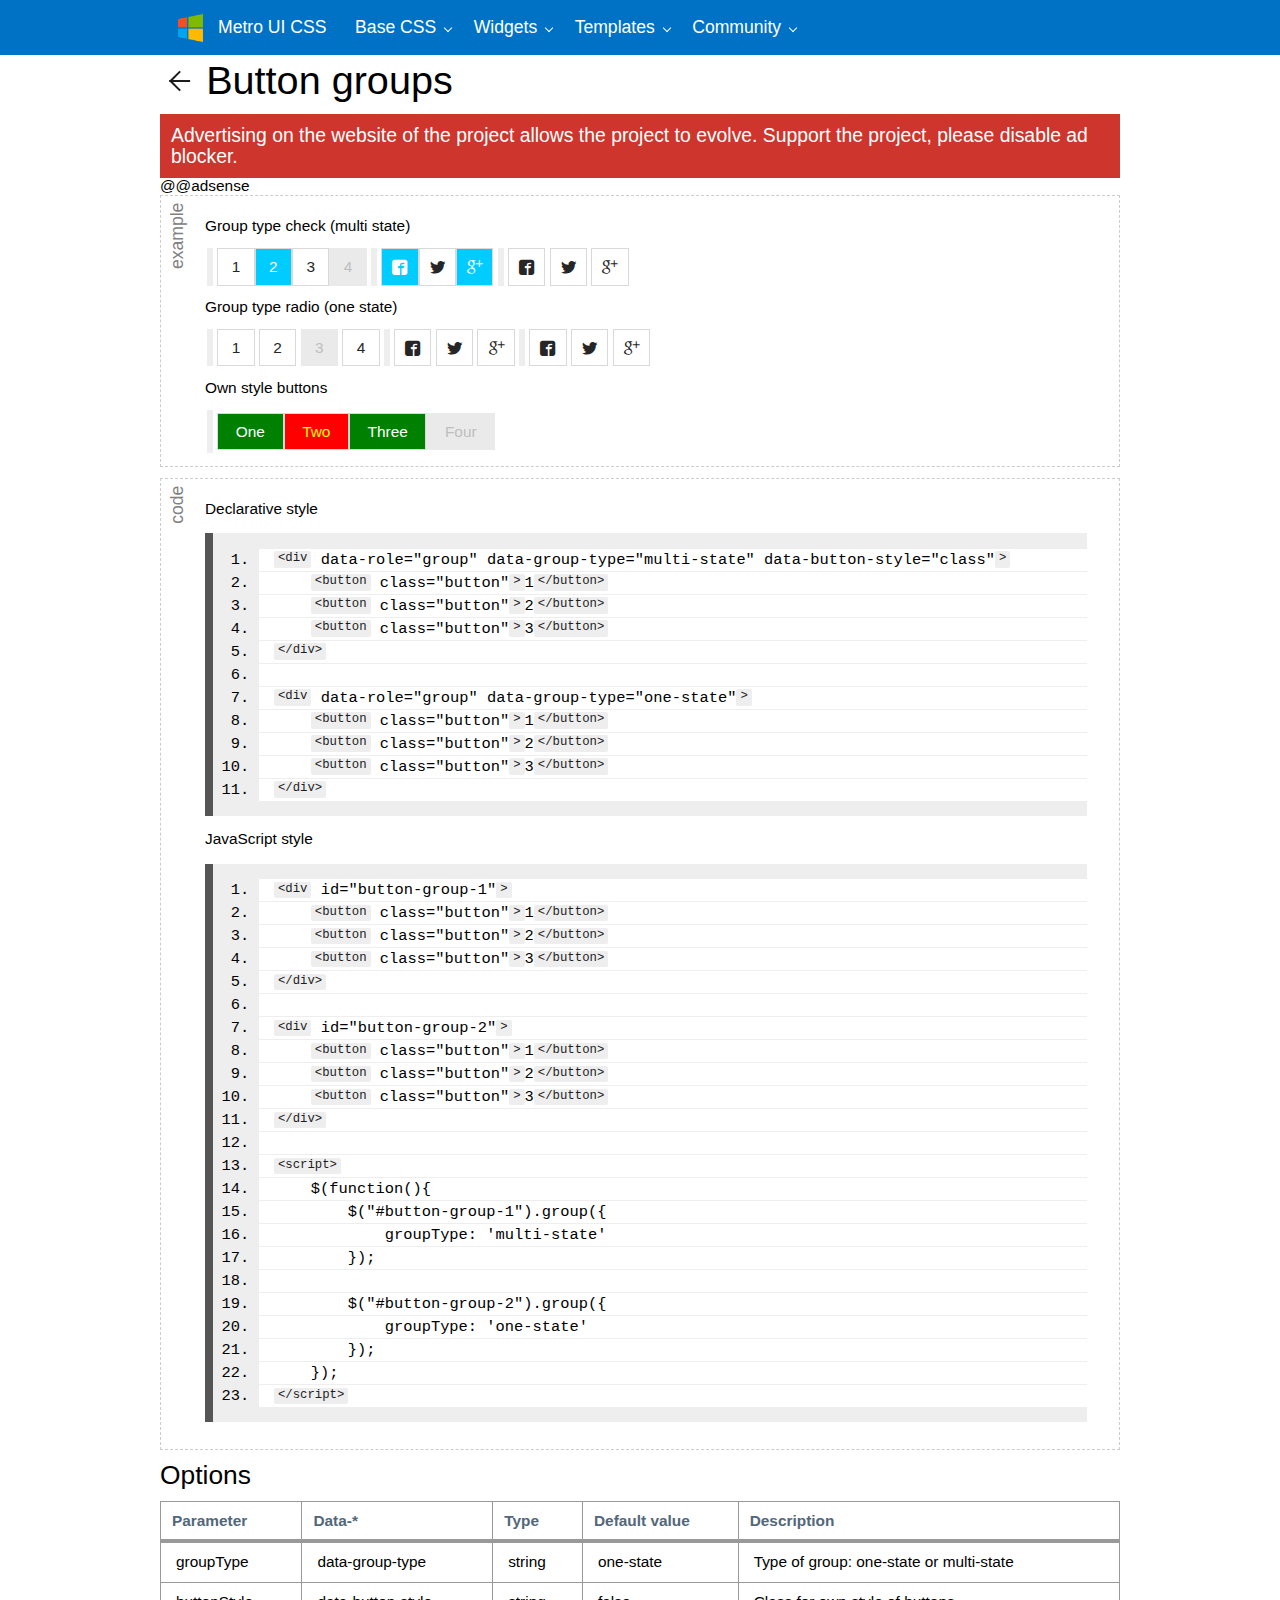
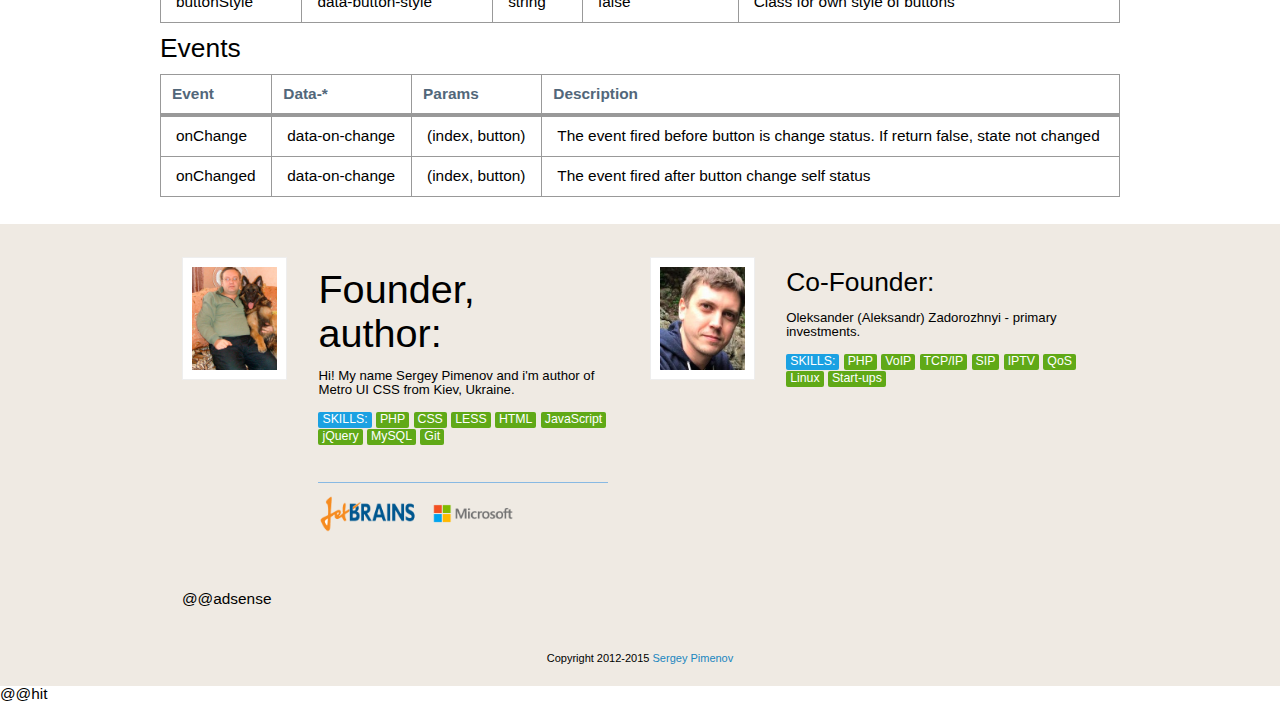
<file: css/Metro-UI-CSS-master/docs/button-groups.html>
<!DOCTYPE html>
<html>
<head lang="en">
    <meta charset="UTF-8">
    <meta http-equiv="X-UA-Compatible" content="IE=edge">
    <meta name="viewport" content="width=device-width, initial-scale=1.0, maximum-scale=1.0, user-scalable=no">
    <meta name="description" content="Metro, a sleek, intuitive, and powerful framework for faster and easier web development for Windows Metro Style.">
    <meta name="keywords" content="HTML, CSS, JS, JavaScript, framework, metro, front-end, frontend, web development">
    <meta name="author" content="Sergey Pimenov and Metro UI CSS contributors">

    <link rel='shortcut icon' type='image/x-icon' href='favicon.ico' />
    <title>Button groups :: Metro UI CSS - The front-end framework for developing projects on the web in Windows Metro Style</title>

    <link href="css/metro.css" rel="stylesheet">
    <link href="css/metro-icons.css" rel="stylesheet">
    <link href="css/metro-responsive.css" rel="stylesheet">
    <link href="css/metro-schemes.css" rel="stylesheet">

    <link href="css/docs.css" rel="stylesheet">

    <script src="js/jquery-2.1.3.min.js"></script>
    <script src="js/metro.js"></script>
    <script src="js/docs.js"></script>
    <script src="js/prettify/run_prettify.js"></script>
    <script src="js/ga.js"></script>
    <script async src="//pagead2.googlesyndication.com/pagead/js/adsbygoogle.js"></script>


    <style>
        .my-button-state {
            background: green;
            color: white;
        }
        .my-button-state:hover {
            background: lightgreen;
            color: #000000;
        }
        .my-button-state:active {
            background: darkgreen;
            color: #ffff00;
        }
        .my-button-state.active {
            background: red !important;
            color: #ffff00 !important;
        }
    </style>

</head>
<body>
    <div class="container page-content">
        <h1><a href="index.html" class="nav-button transform"><span></span></a>&nbsp;Button groups</h1>

        @@adsense

        <div class="example" data-text="example">
            <h5>Group type check (multi state)</h5>

            <div class="toolbar">
                <div class="toolbar-section condensed" data-role="group" data-group-type="multi-state">
                    <button class="toolbar-button">1</button>
                    <button class="toolbar-button active">2</button>
                    <button class="toolbar-button">3</button>
                    <button class="toolbar-button" disabled>4</button>
                </div>
                <div class="toolbar-section condensed" data-role="group" data-group-type="multi-state">
                    <button class="toolbar-button active"><span class="mif-facebook"></span></button>
                    <button class="toolbar-button"><span class="mif-twitter"></span></button>
                    <button class="toolbar-button active"><span class="mif-google-plus"></span></button>
                </div>
                <div class="toolbar-section" data-role="group" data-group-type="multi-state">
                    <button class="toolbar-button"><span class="mif-facebook"></span></button>
                    <button class="toolbar-button"><span class="mif-twitter"></span></button>
                    <button class="toolbar-button"><span class="mif-google-plus"></span></button>
                </div>
            </div>

            <h5>Group type radio (one state)</h5>

            <div class="toolbar">
                <div class="toolbar-section" data-role="group" data-group-type="one-state">
                    <button class="toolbar-button">1</button>
                    <button class="toolbar-button">2</button>
                    <button class="toolbar-button" disabled>3</button>
                    <button class="toolbar-button">4</button>
                </div>
                <div class="toolbar-section" data-role="group" data-group-type="one-state">
                    <button class="toolbar-button"><span class="mif-facebook"></span></button>
                    <button class="toolbar-button"><span class="mif-twitter"></span></button>
                    <button class="toolbar-button"><span class="mif-google-plus"></span></button>
                </div>
                <div class="toolbar-section" data-role="group" data-group-type="one-state">
                    <button class="toolbar-button"><span class="mif-facebook"></span></button>
                    <button class="toolbar-button"><span class="mif-twitter"></span></button>
                    <button class="toolbar-button"><span class="mif-google-plus"></span></button>
                </div>
            </div>

            <h5>Own style buttons</h5>
            <div class="toolbar-section condensed" data-role="group" data-group-type="multi-state" data-button-style="my-button-state">
                <button class="button">One</button>
                <button class="button active">Two</button>
                <button class="button">Three</button>
                <button class="button" disabled>Four</button>
            </div>

        </div>

        <div class="example" data-text="code">
            <h5>Declarative style</h5>
            <pre class="prettyprint linenums"><code>
                &lt;div data-role="group" data-group-type="multi-state" data-button-style="class"&gt;
                    &lt;button class="button"&gt;1&lt;/button&gt;
                    &lt;button class="button"&gt;2&lt;/button&gt;
                    &lt;button class="button"&gt;3&lt;/button&gt;
                &lt;/div&gt;

                &lt;div data-role="group" data-group-type="one-state"&gt;
                    &lt;button class="button"&gt;1&lt;/button&gt;
                    &lt;button class="button"&gt;2&lt;/button&gt;
                    &lt;button class="button"&gt;3&lt;/button&gt;
                &lt;/div&gt;
            </code></pre>

            <h5>JavaScript style</h5>
            <pre class="prettyprint linenums"><code>
                &lt;div id="button-group-1"&gt;
                    &lt;button class="button"&gt;1&lt;/button&gt;
                    &lt;button class="button"&gt;2&lt;/button&gt;
                    &lt;button class="button"&gt;3&lt;/button&gt;
                &lt;/div&gt;

                &lt;div id="button-group-2"&gt;
                    &lt;button class="button"&gt;1&lt;/button&gt;
                    &lt;button class="button"&gt;2&lt;/button&gt;
                    &lt;button class="button"&gt;3&lt;/button&gt;
                &lt;/div&gt;

                &lt;script&gt;
                    $(function(){
                        $("#button-group-1").group({
                            groupType: 'multi-state'
                        });

                        $("#button-group-2").group({
                            groupType: 'one-state'
                        });
                    });
                &lt;/script&gt;
            </code></pre>
        </div>

        <h3>Options</h3>
        <table class="table bordered border">
            <thead>
            <tr>
                <td>Parameter</td>
                <td>Data-*</td>
                <td>Type</td>
                <td>Default value</td>
                <td>Description</td>
            </tr>
            </thead>
            <tbody>
            <tr>
                <td>groupType</td>
                <td style="white-space: nowrap">data-group-type</td>
                <td>string</td>
                <td>one-state</td>
                <td>Type of group: one-state or multi-state</td>
            </tr>
            <tr>
                <td>buttonStyle</td>
                <td style="white-space: nowrap">data-button-style</td>
                <td>string</td>
                <td>false</td>
                <td>Class for own style of buttons</td>
            </tr>
            </tbody>
        </table>

        <h3>Events</h3>
        <table class="table bordered border">
            <thead>
            <tr>
                <td>Event</td>
                <td>Data-*</td>
                <td>Params</td>
                <td>Description</td>
            </tr>
            </thead>
            <tbody>
            <tr>
                <td>onChange</td>
                <td style="white-space: nowrap">data-on-change</td>
                <td>(index, button)</td>
                <td>The event fired before button is change status. If return false, state not changed</td>
            </tr>
            <tr>
                <td>onChanged</td>
                <td style="white-space: nowrap">data-on-change</td>
                <td>(index, button)</td>
                <td>The event fired after button change self status</td>
            </tr>
            </tbody>
        </table>
        <br />

    </div>

    @@hit

</body>
</html>
</file>
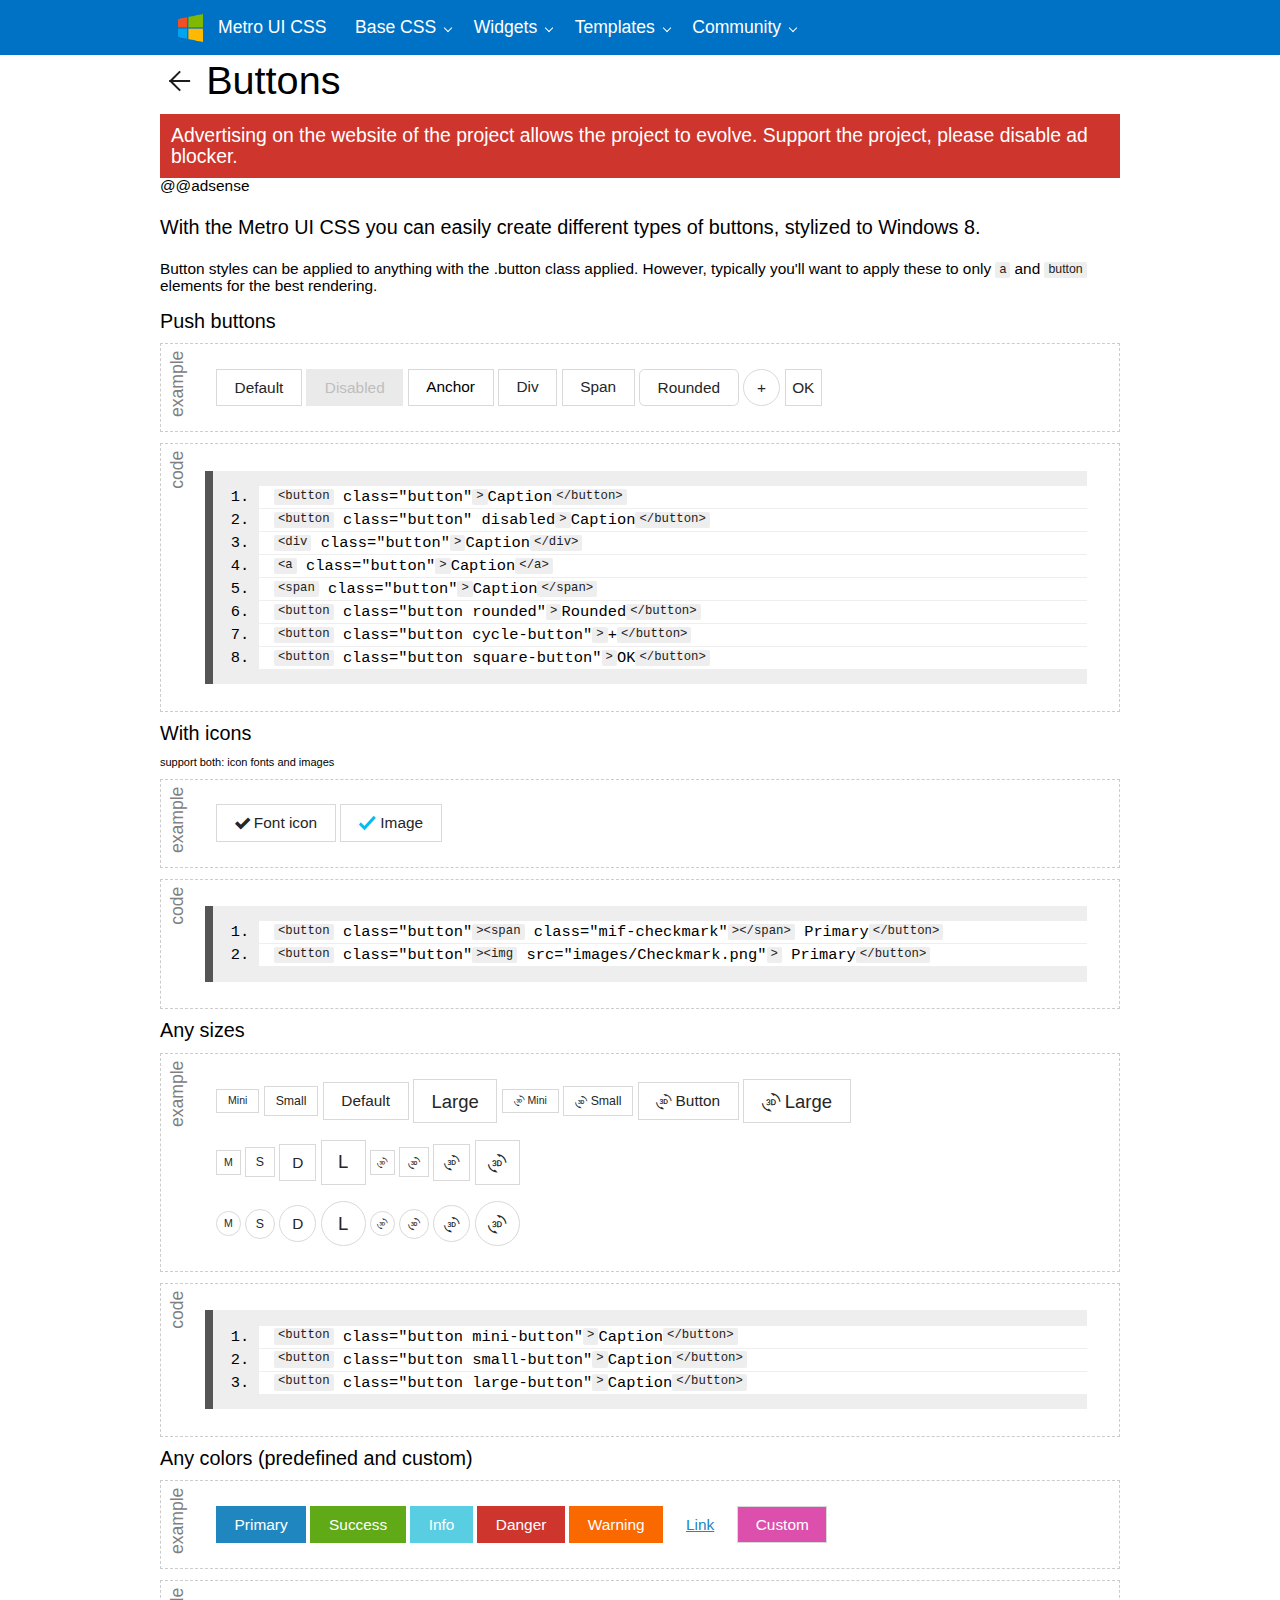
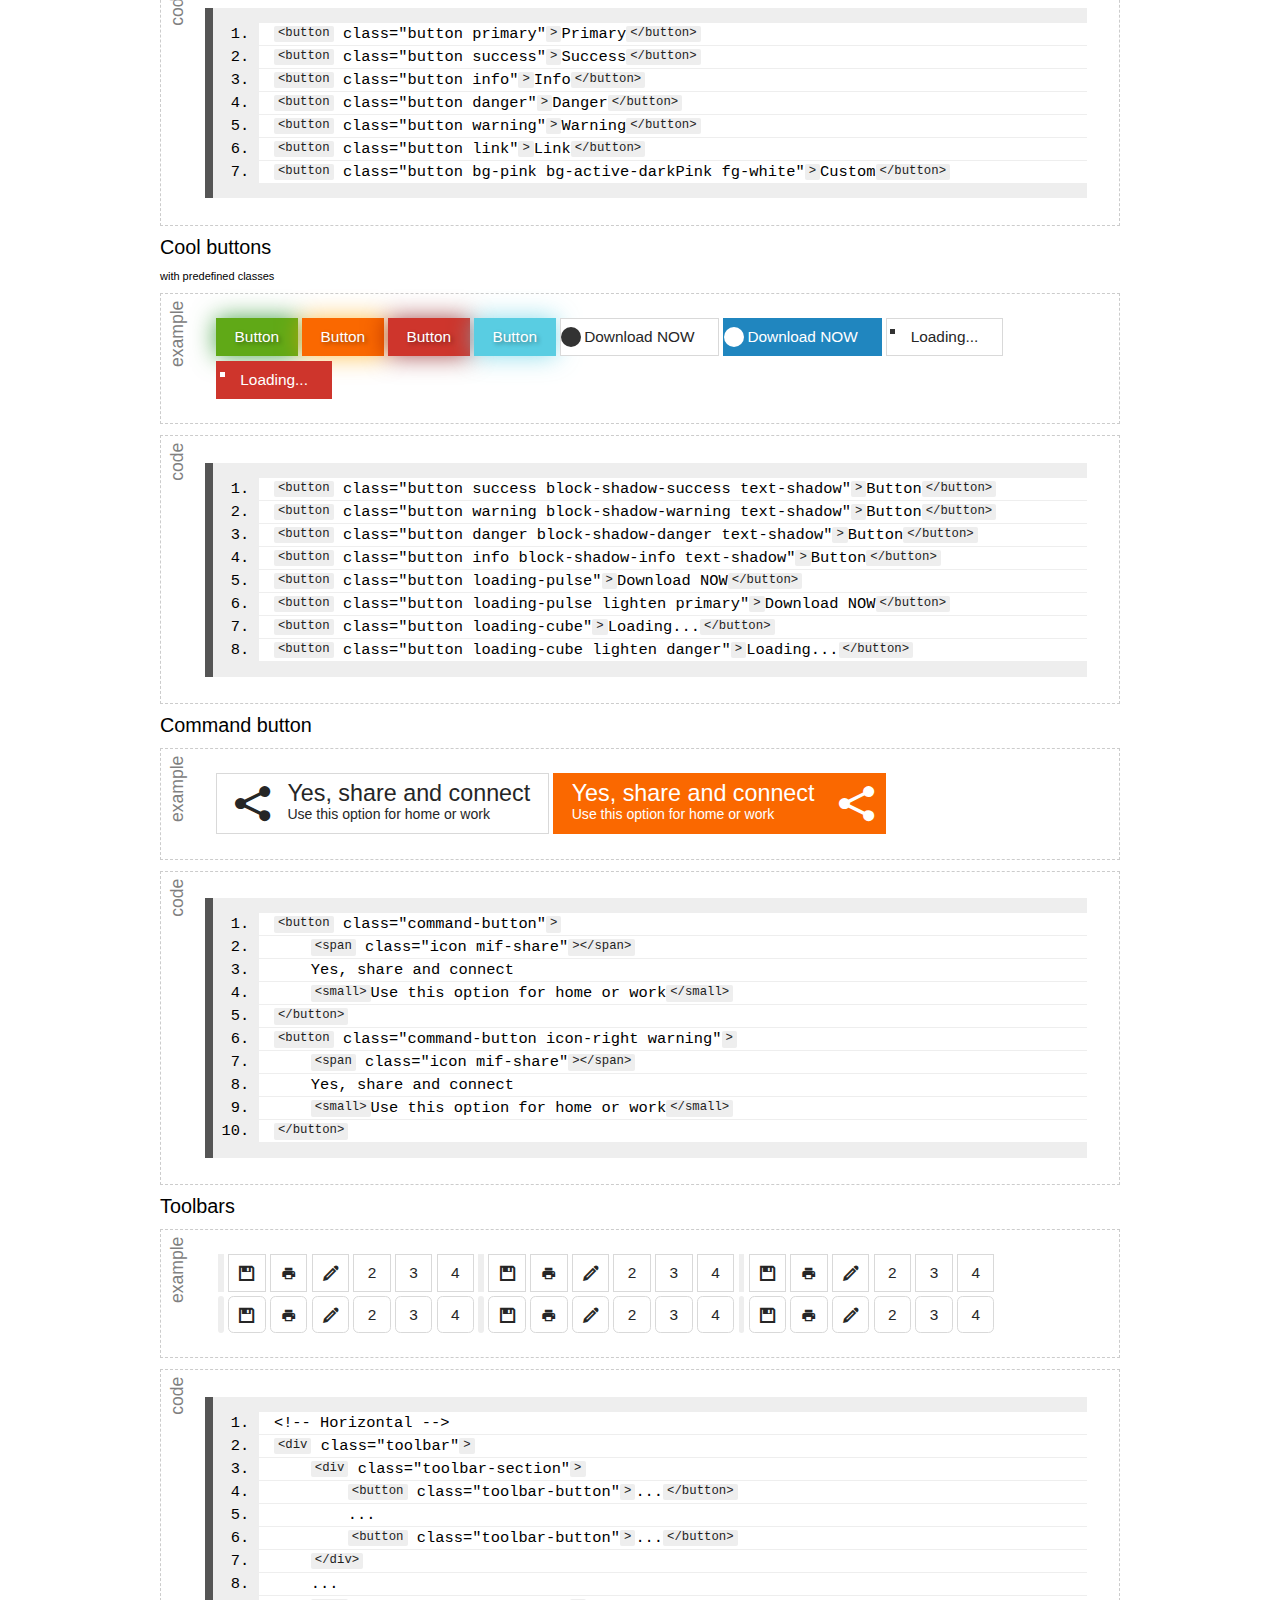
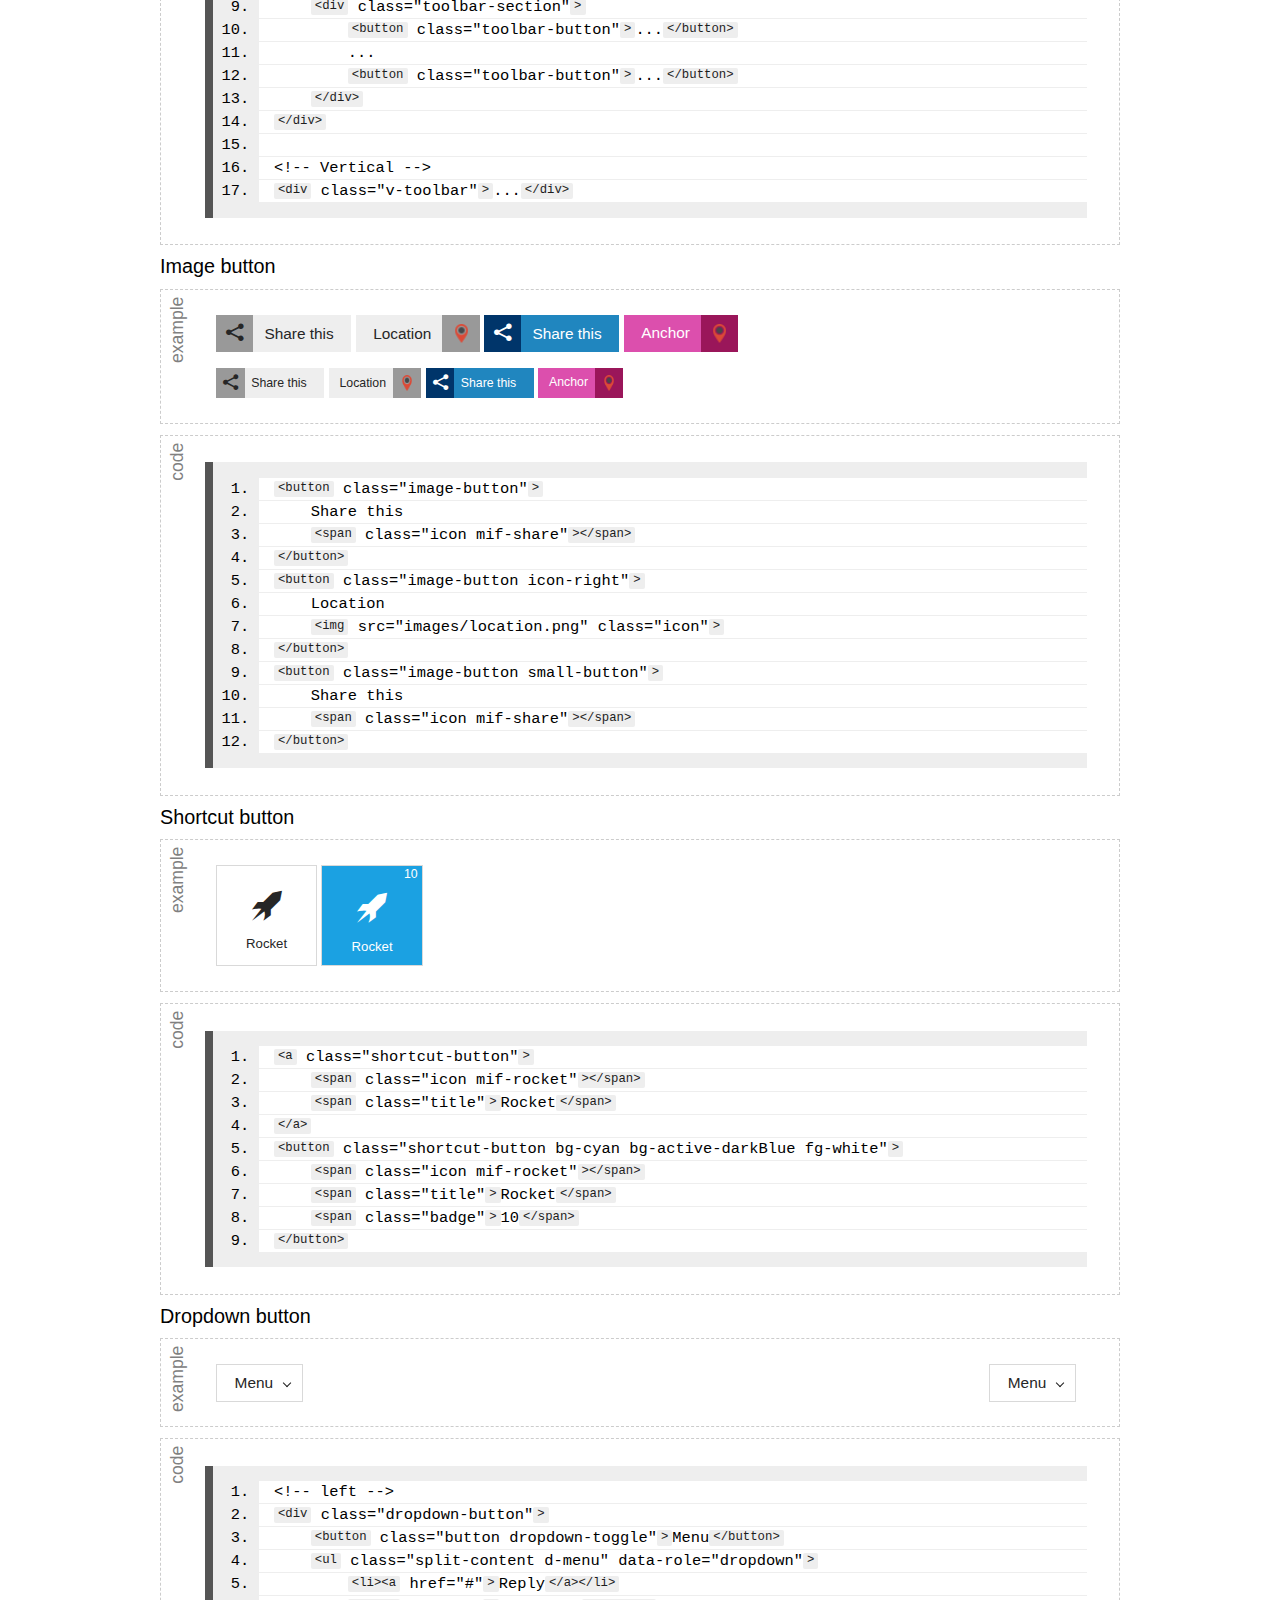
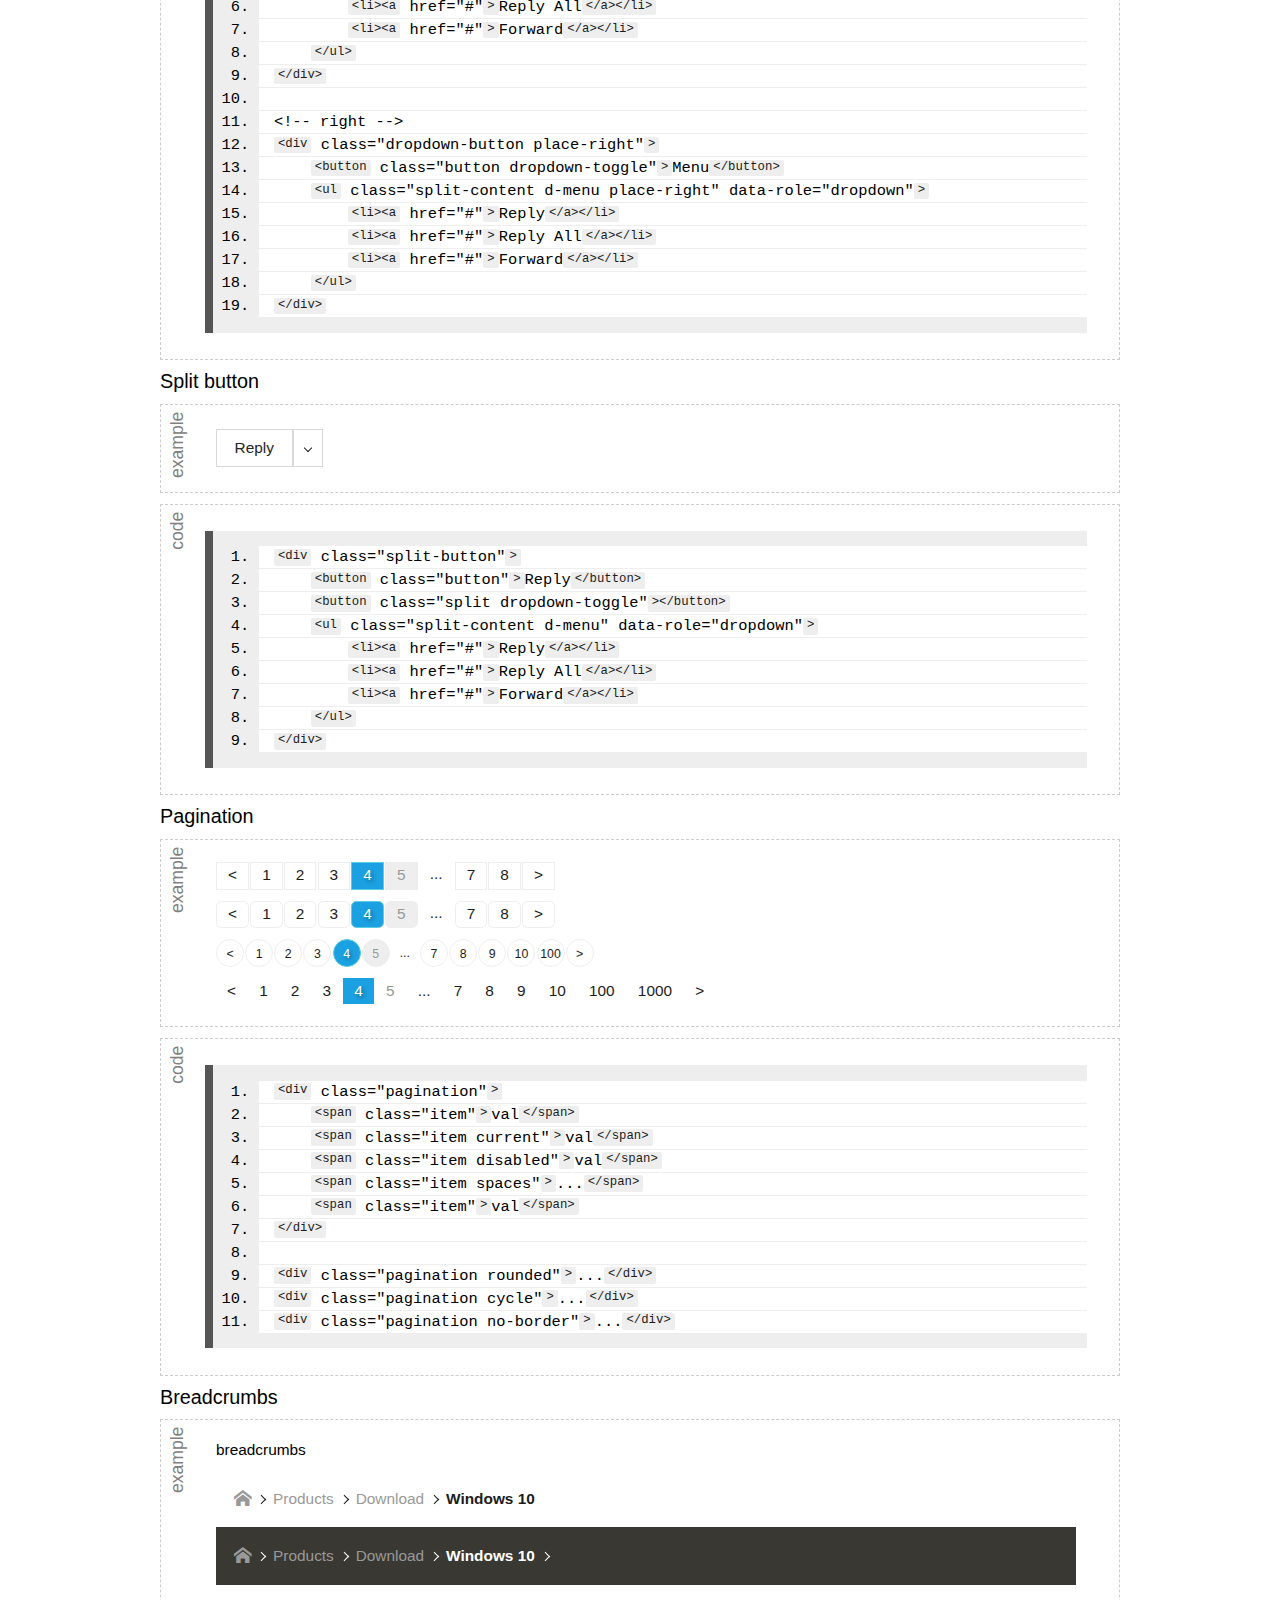
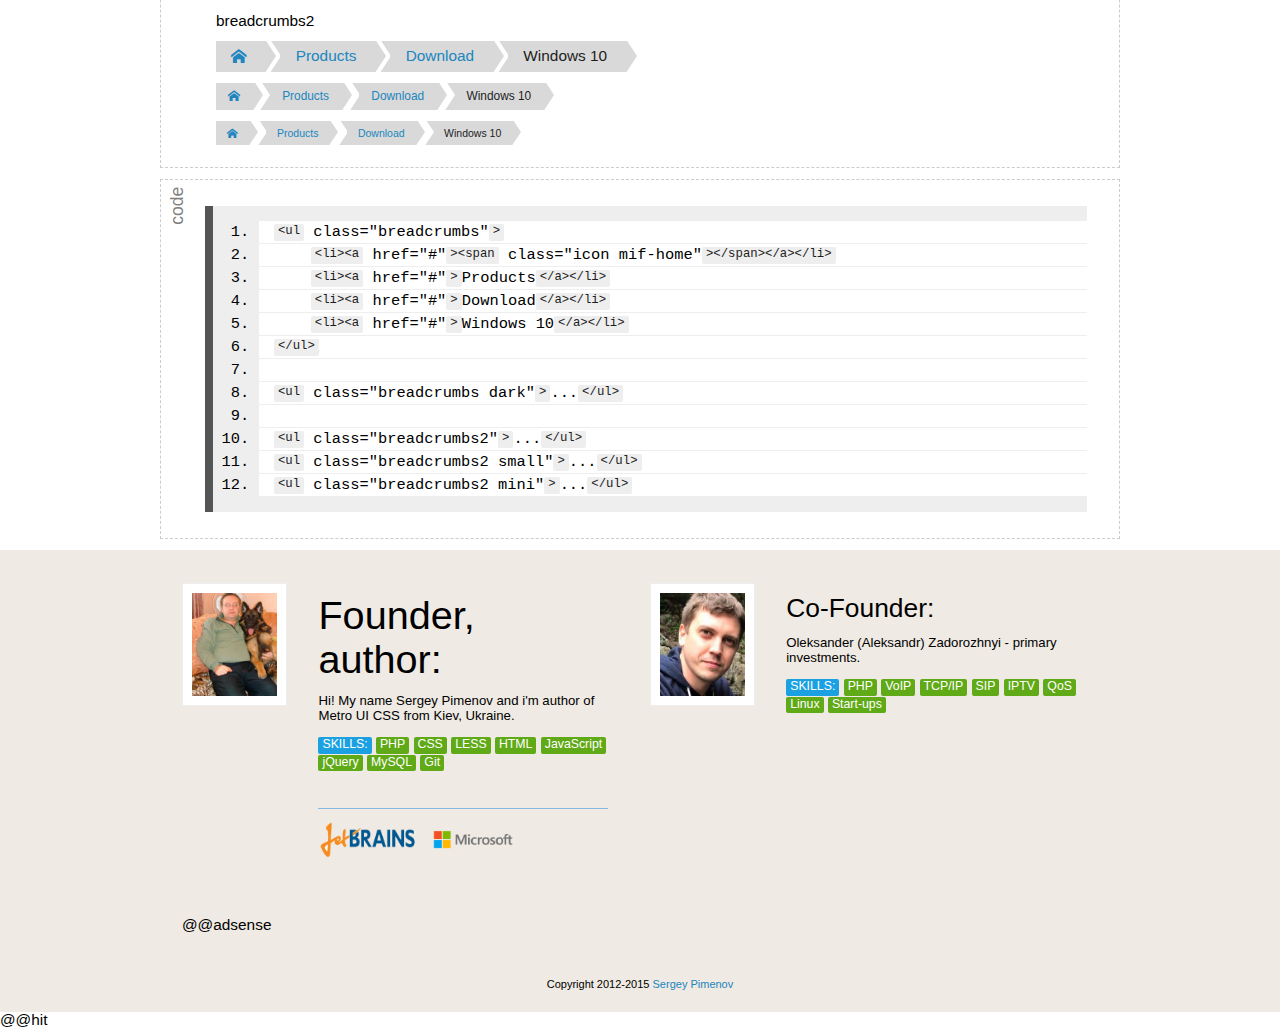
<file: css/Metro-UI-CSS-master/docs/buttons.html>
<!DOCTYPE html>
<html>
<head lang="en">
    <meta charset="UTF-8">
    <meta http-equiv="X-UA-Compatible" content="IE=edge">
    <meta name="viewport" content="width=device-width, initial-scale=1.0, maximum-scale=1.0, user-scalable=no">
    <meta name="description" content="Metro, a sleek, intuitive, and powerful framework for faster and easier web development for Windows Metro Style.">
    <meta name="keywords" content="HTML, CSS, JS, JavaScript, framework, metro, front-end, frontend, web development">
    <meta name="author" content="Sergey Pimenov and Metro UI CSS contributors">

    <link rel='shortcut icon' type='image/x-icon' href='favicon.ico' />
    <title>Buttons :: Metro UI CSS - The front-end framework for developing projects on the web in Windows Metro Style</title>

    <link href="css/metro.css" rel="stylesheet">
    <link href="css/metro-icons.css" rel="stylesheet">
    <link href="css/metro-responsive.css" rel="stylesheet">
    <link href="css/metro-schemes.css" rel="stylesheet">

    <link href="css/docs.css" rel="stylesheet">

    <script src="js/jquery-2.1.3.min.js"></script>
    <script src="js/metro.js"></script>
    <script src="js/docs.js"></script>
    <script src="js/prettify/run_prettify.js"></script>
    <script src="js/ga.js"></script>
    <script async src="//pagead2.googlesyndication.com/pagead/js/adsbygoogle.js"></script>


</head>
<body>
    <div class="container page-content">
        <h1><a href="index.html" class="nav-button transform"><span></span></a>&nbsp;Buttons</h1>

        @@adsense

        <div class="margin20 no-margin-left no-margin-right sub-header text-light">
            With the Metro UI CSS you can easily create different types of buttons, stylized to Windows 8.
        </div>
        <p>
            Button styles can be applied to anything with the .button class applied. However, typically you'll want to apply these to only <span class="tag">a</span> and <span class="tag">button</span> elements for the best rendering.
        </p>

        <h4>Push buttons</h4>
        <div class="example" data-text="example">
            <div class="margin10">
                <button class="button">Default</button>
                <button class="button" disabled>Disabled</button>
                <a class="button">Anchor</a>
                <div class="button">Div</div>
                <span class="button">Span</span>
                <button class="button rounded">Rounded</button>
                <button class="button cycle-button">+</button>
                <button class="button square-button">OK</button>
            </div>
        </div>

        <div class="example" data-text="code">
            <pre class="prettyprint linenums"><code>
                &lt;button class="button"&gt;Caption&lt;/button&gt;
                &lt;button class="button" disabled&gt;Caption&lt;/button&gt;
                &lt;div class="button"&gt;Caption&lt;/div&gt;
                &lt;a class="button"&gt;Caption&lt;/a&gt;
                &lt;span class="button"&gt;Caption&lt;/span&gt;
                &lt;button class="button rounded"&gt;Rounded&lt;/button&gt;
                &lt;button class="button cycle-button"&gt;+&lt;/button&gt;
                &lt;button class="button square-button"&gt;OK&lt;/button&gt;
            </code></pre>
        </div>

        <h4>With icons</h4>
        <p class="text-small">support both: icon fonts and images</p>
        <div class="example" data-text="example">
            <div class="margin10">
                <button class="button"><span class="mif-checkmark"></span> Font icon</button>
                <button class="button"><img src="images/Checkmark.png"> Image</button>
            </div>
        </div>

        <div class="example" data-text="code">
            <pre class="prettyprint linenums"><code>
                &lt;button class="button"&gt;&lt;span class="mif-checkmark"&gt;&lt;/span&gt; Primary&lt;/button&gt;
                &lt;button class="button"&gt;&lt;img src="images/Checkmark.png"&gt; Primary&lt;/button&gt;
            </code></pre>
        </div>

        <h4>Any sizes</h4>
        <div class="example" data-text="example">
            <div class="margin10">
                <button class="button mini-button">Mini</button>
                <button class="button small-button">Small</button>
                <button class="button">Default</button>
                <button class="button large-button">Large</button>
                <button class="button mini-button"><span class="mif-3d-rotation"></span> Mini</button>
                <button class="button small-button"><span class="mif-3d-rotation"></span> Small</button>
                <button class="button"><span class="mif-3d-rotation"></span> Button</button>
                <button class="button large-button"><span class="mif-3d-rotation"></span> Large</button>
            </div>
            <div class="margin10">
                <button class="square-button mini-button">M</button>
                <button class="square-button small-button">S</button>
                <button class="square-button">D</button>
                <button class="square-button large-button">L</button>
                <button class="square-button mini-button"><span class="mif-3d-rotation"></span></button>
                <button class="square-button small-button"><span class="mif-3d-rotation"></span></button>
                <button class="square-button"><span class="mif-3d-rotation"></span></button>
                <button class="square-button large-button"><span class="mif-3d-rotation"></span></button>
            </div>
            <div class="margin10">
                <button class="cycle-button mini-button">M</button>
                <button class="cycle-button small-button">S</button>
                <button class="cycle-button">D</button>
                <button class="cycle-button large-button">L</button>
                <button class="cycle-button mini-button"><span class="mif-3d-rotation"></span></button>
                <button class="cycle-button small-button"><span class="mif-3d-rotation"></span></button>
                <button class="cycle-button"><span class="mif-3d-rotation"></span></button>
                <button class="cycle-button large-button"><span class="mif-3d-rotation"></span></button>
            </div>
        </div>

        <div class="example" data-text="code">
            <pre class="prettyprint linenums"><code>
                &lt;button class="button mini-button"&gt;Caption&lt;/button&gt;
                &lt;button class="button small-button"&gt;Caption&lt;/button&gt;
                &lt;button class="button large-button"&gt;Caption&lt;/button&gt;
            </code></pre>
        </div>

        <h4>Any colors (predefined and custom)</h4>
        <div class="example" data-text="example">
            <div class="margin10">
                <button class="button primary">Primary</button>
                <button class="button success">Success</button>
                <button class="button info">Info</button>
                <button class="button danger">Danger</button>
                <button class="button warning">Warning</button>
                <button class="button link">Link</button>
                <button class="button bg-pink bg-active-darkPink fg-white">Custom</button>
            </div>
        </div>

        <div class="example" data-text="code">
            <pre class="prettyprint linenums"><code>
                &lt;button class="button primary"&gt;Primary&lt;/button&gt;
                &lt;button class="button success"&gt;Success&lt;/button&gt;
                &lt;button class="button info"&gt;Info&lt;/button&gt;
                &lt;button class="button danger"&gt;Danger&lt;/button&gt;
                &lt;button class="button warning"&gt;Warning&lt;/button&gt;
                &lt;button class="button link"&gt;Link&lt;/button&gt;
                &lt;button class="button bg-pink bg-active-darkPink fg-white"&gt;Custom&lt;/button&gt;
            </code></pre>
        </div>

        <h4>Cool buttons</h4>
        <p class="text-small">with predefined classes</p>
        <div class="example" data-text="example">
            <div class="margin10">
                <button class="button success block-shadow-success text-shadow">Button</button>
                <button class="button warning block-shadow-warning text-shadow">Button</button>
                <button class="button danger block-shadow-danger text-shadow">Button</button>
                <button class="button info block-shadow-info text-shadow">Button</button>
                <button class="button loading-pulse">Download NOW</button>
                <button class="button loading-pulse lighten primary">Download NOW</button>
                <button class="button loading-cube">Loading...</button>
                <button class="button loading-cube lighten danger">Loading...</button>
            </div>
        </div>

        <div class="example" data-text="code">
            <pre class="prettyprint linenums"><code>
                &lt;button class="button success block-shadow-success text-shadow"&gt;Button&lt;/button&gt;
                &lt;button class="button warning block-shadow-warning text-shadow"&gt;Button&lt;/button&gt;
                &lt;button class="button danger block-shadow-danger text-shadow"&gt;Button&lt;/button&gt;
                &lt;button class="button info block-shadow-info text-shadow"&gt;Button&lt;/button&gt;
                &lt;button class="button loading-pulse"&gt;Download NOW&lt;/button&gt;
                &lt;button class="button loading-pulse lighten primary"&gt;Download NOW&lt;/button&gt;
                &lt;button class="button loading-cube"&gt;Loading...&lt;/button&gt;
                &lt;button class="button loading-cube lighten danger"&gt;Loading...&lt;/button&gt;
            </code></pre>
        </div>

        <h4>Command button</h4>
        <div class="example" data-text="example">
            <div class="margin10">
                <button class="command-button">
                    <span class="icon mif-share"></span>
                    Yes, share and connect
                    <small>Use this option for home or work</small>
                </button>
                <button class="command-button icon-right warning">
                    <span class="icon mif-share"></span>
                    Yes, share and connect
                    <small>Use this option for home or work</small>
                </button>
            </div>
        </div>

        <div class="example" data-text="code">
            <pre class="prettyprint linenums"><code>
                &lt;button class="command-button"&gt;
                    &lt;span class="icon mif-share"&gt;&lt;/span&gt;
                    Yes, share and connect
                    &lt;small&gt;Use this option for home or work&lt;/small&gt;
                &lt;/button&gt;
                &lt;button class="command-button icon-right warning"&gt;
                    &lt;span class="icon mif-share"&gt;&lt;/span&gt;
                    Yes, share and connect
                    &lt;small&gt;Use this option for home or work&lt;/small&gt;
                &lt;/button&gt;
            </code></pre>
        </div>

        <h4>Toolbars</h4>
        <div class="example" data-text="example">
            <div class="margin10">
                <div class="toolbar">
                    <div class="toolbar-section">
                        <button class="toolbar-button"><span class="mif-floppy-disk"></span></button>
                        <button class="toolbar-button"><span class="mif-print"></span></button>
                        <button class="toolbar-button"><span class="mif-pencil"></span></button>
                        <button class="toolbar-button">2</button>
                        <button class="toolbar-button">3</button>
                        <button class="toolbar-button">4</button>
                    </div>

                    <div class="toolbar-section">
                        <button class="toolbar-button"><span class="mif-floppy-disk"></span></button>
                        <button class="toolbar-button"><span class="mif-print"></span></button>
                        <button class="toolbar-button"><span class="mif-pencil"></span></button>
                        <button class="toolbar-button">2</button>
                        <button class="toolbar-button">3</button>
                        <button class="toolbar-button">4</button>
                    </div>

                    <div class="toolbar-section rounded">
                        <button class="toolbar-button"><span class="mif-floppy-disk"></span></button>
                        <button class="toolbar-button"><span class="mif-print"></span></button>
                        <button class="toolbar-button"><span class="mif-pencil"></span></button>
                        <button class="toolbar-button">2</button>
                        <button class="toolbar-button">3</button>
                        <button class="toolbar-button">4</button>
                    </div>

                    <div class="toolbar-section no-display">
                        <div class="toolbar-group-check" data-role="group" data-group-type="one-state">
                            <button class="toolbar-button">1.1</button>
                            <button class="toolbar-button">1.2</button>
                            <button class="toolbar-button">1.3</button>
                        </div>
                        <div class="toolbar-group-radio" data-role="group" data-group-type="mutli-state">
                            <button class="toolbar-button">2.1</button>
                            <button class="toolbar-button">2.2</button>
                            <button class="toolbar-button">2.3</button>
                        </div>
                    </div>
                </div>

                <div class="toolbar rounded">
                    <div class="toolbar-section">
                        <button class="toolbar-button"><span class="mif-floppy-disk"></span></button>
                        <button class="toolbar-button"><span class="mif-print"></span></button>
                        <button class="toolbar-button"><span class="mif-pencil"></span></button>
                        <button class="toolbar-button">2</button>
                        <button class="toolbar-button">3</button>
                        <button class="toolbar-button">4</button>
                    </div>

                    <div class="toolbar-section">
                        <button class="toolbar-button"><span class="mif-floppy-disk"></span></button>
                        <button class="toolbar-button"><span class="mif-print"></span></button>
                        <button class="toolbar-button"><span class="mif-pencil"></span></button>
                        <button class="toolbar-button">2</button>
                        <button class="toolbar-button">3</button>
                        <button class="toolbar-button">4</button>
                    </div>

                    <div class="toolbar-section">
                        <button class="toolbar-button"><span class="mif-floppy-disk"></span></button>
                        <button class="toolbar-button"><span class="mif-print"></span></button>
                        <button class="toolbar-button"><span class="mif-pencil"></span></button>
                        <button class="toolbar-button">2</button>
                        <button class="toolbar-button">3</button>
                        <button class="toolbar-button">4</button>
                    </div>
                </div>
            </div>
        </div>

        <div class="example" data-text="code">
            <pre class="prettyprint linenums"><code>
                &lt;!-- Horizontal --&gt;
                &lt;div class="toolbar"&gt;
                    &lt;div class="toolbar-section"&gt;
                        &lt;button class="toolbar-button"&gt;...&lt;/button&gt;
                        ...
                        &lt;button class="toolbar-button"&gt;...&lt;/button&gt;
                    &lt;/div&gt;
                    ...
                    &lt;div class="toolbar-section"&gt;
                        &lt;button class="toolbar-button"&gt;...&lt;/button&gt;
                        ...
                        &lt;button class="toolbar-button"&gt;...&lt;/button&gt;
                    &lt;/div&gt;
                &lt;/div&gt;

                &lt;!-- Vertical --&gt;
                &lt;div class="v-toolbar"&gt;...&lt;/div&gt;
            </code></pre>
        </div>

        <h4>Image button</h4>
        <div class="example" data-text="example">
            <div class="margin10">
                <button class="image-button">
                    Share this
                    <span class="icon mif-share"></span>
                </button>
                <button class="image-button icon-right">
                    Location
                    <img src="images/location.png" class="icon">
                </button>
                <button class="image-button primary">
                    Share this
                    <span class="icon mif-share bg-darkCobalt"></span>
                </button>
                <a class="image-button bg-pink bg-active-amber fg-white icon-right">
                    Anchor
                    <img src="images/location.png" class="icon bg-darkPink">
                </a>
            </div>
            <div class="margin10">
                <button class="image-button small-button">
                    Share this
                    <span class="icon mif-share"></span>
                </button>
                <button class="image-button icon-right small-button">
                    Location
                    <img src="images/location.png" class="icon">
                </button>
                <button class="image-button primary small-button">
                    Share this
                    <span class="icon mif-share bg-darkCobalt"></span>
                </button>
                <a class="image-button bg-pink bg-active-amber fg-white icon-right small-button">
                    Anchor
                    <img src="images/location.png" class="icon bg-darkPink">
                </a>
            </div>
        </div>

        <div class="example" data-text="code">
            <pre class="prettyprint linenums"><code>
                &lt;button class="image-button"&gt;
                    Share this
                    &lt;span class="icon mif-share"&gt;&lt;/span&gt;
                &lt;/button&gt;
                &lt;button class="image-button icon-right"&gt;
                    Location
                    &lt;img src="images/location.png" class="icon"&gt;
                &lt;/button&gt;
                &lt;button class="image-button small-button"&gt;
                    Share this
                    &lt;span class="icon mif-share"&gt;&lt;/span&gt;
                &lt;/button&gt;
            </code></pre>
        </div>

        <h4>Shortcut button</h4>
        <div class="example" data-text="example">
            <div class="margin10">
                <a class="shortcut-button">
                    <span class="icon mif-rocket"></span>
                    <span class="title">Rocket</span>
                </a>
                <button class="shortcut-button bg-cyan bg-active-darkBlue fg-white">
                    <span class="icon mif-rocket"></span>
                    <span class="title">Rocket</span>
                    <span class="badge">10</span>
                </button>
            </div>
        </div>

        <div class="example" data-text="code">
            <pre class="prettyprint linenums"><code>
                &lt;a class="shortcut-button"&gt;
                    &lt;span class="icon mif-rocket"&gt;&lt;/span&gt;
                    &lt;span class="title"&gt;Rocket&lt;/span&gt;
                &lt;/a&gt;
                &lt;button class="shortcut-button bg-cyan bg-active-darkBlue fg-white"&gt;
                    &lt;span class="icon mif-rocket"&gt;&lt;/span&gt;
                    &lt;span class="title"&gt;Rocket&lt;/span&gt;
                    &lt;span class="badge"&gt;10&lt;/span&gt;
                &lt;/button&gt;
            </code></pre>
        </div>

        <h4>Dropdown button</h4>
        <div class="example" data-text="example">
            <div class="margin10">
                <div class="dropdown-button">
                    <button class="button dropdown-toggle">Menu</button>
                    <ul class="split-content d-menu" data-role="dropdown">
                        <li><a href="#">Reply</a></li>
                        <li><a href="#">Reply All</a></li>
                        <li><a href="#">Forward</a></li>
                    </ul>
                </div>
                <div class="dropdown-button place-right">
                    <button class="button dropdown-toggle">Menu</button>
                    <ul class="split-content d-menu place-right" data-role="dropdown">
                        <li><a href="#">Reply</a></li>
                        <li><a href="#">Reply All</a></li>
                        <li><a href="#">Forward</a></li>
                    </ul>
                </div>
            </div>
        </div>

        <div class="example" data-text="code">
            <pre class="prettyprint linenums"><code>
                &lt;!-- left --&gt;
                &lt;div class="dropdown-button"&gt;
                    &lt;button class="button dropdown-toggle"&gt;Menu&lt;/button&gt;
                    &lt;ul class="split-content d-menu" data-role="dropdown"&gt;
                        &lt;li&gt;&lt;a href="#"&gt;Reply&lt;/a&gt;&lt;/li&gt;
                        &lt;li&gt;&lt;a href="#"&gt;Reply All&lt;/a&gt;&lt;/li&gt;
                        &lt;li&gt;&lt;a href="#"&gt;Forward&lt;/a&gt;&lt;/li&gt;
                    &lt;/ul&gt;
                &lt;/div&gt;

                &lt;!-- right --&gt;
                &lt;div class="dropdown-button place-right"&gt;
                    &lt;button class="button dropdown-toggle"&gt;Menu&lt;/button&gt;
                    &lt;ul class="split-content d-menu place-right" data-role="dropdown"&gt;
                        &lt;li&gt;&lt;a href="#"&gt;Reply&lt;/a&gt;&lt;/li&gt;
                        &lt;li&gt;&lt;a href="#"&gt;Reply All&lt;/a&gt;&lt;/li&gt;
                        &lt;li&gt;&lt;a href="#"&gt;Forward&lt;/a&gt;&lt;/li&gt;
                    &lt;/ul&gt;
                &lt;/div&gt;
            </code></pre>
        </div>

        <h4>Split button</h4>
        <div class="example" data-text="example">
            <div class="margin10">
                <div class="split-button">
                    <button class="button">Reply</button>
                    <button class="split dropdown-toggle"></button>
                    <ul class="split-content d-menu" data-role="dropdown">
                        <li><a href="#">Reply</a></li>
                        <li><a href="#">Reply All</a></li>
                        <li><a href="#">Forward</a></li>
                    </ul>
                </div>
            </div>
        </div>

        <div class="example" data-text="code">
            <pre class="prettyprint linenums"><code>
                &lt;div class="split-button"&gt;
                    &lt;button class="button"&gt;Reply&lt;/button&gt;
                    &lt;button class="split dropdown-toggle"&gt;&lt;/button&gt;
                    &lt;ul class="split-content d-menu" data-role="dropdown"&gt;
                        &lt;li&gt;&lt;a href="#"&gt;Reply&lt;/a&gt;&lt;/li&gt;
                        &lt;li&gt;&lt;a href="#"&gt;Reply All&lt;/a&gt;&lt;/li&gt;
                        &lt;li&gt;&lt;a href="#"&gt;Forward&lt;/a&gt;&lt;/li&gt;
                    &lt;/ul&gt;
                &lt;/div&gt;
            </code></pre>
        </div>

        <h4>Pagination</h4>
        <div class="example" data-text="example">
            <div class="margin10">
                <div class="pagination">
                    <span class="item">&lt;</span>
                    <span class="item">1</span>
                    <span class="item">2</span>
                    <span class="item">3</span>
                    <span class="item current">4</span>
                    <span class="item disabled">5</span>
                    <span class="item spaces">...</span>
                    <span class="item">7</span>
                    <span class="item">8</span>
                    <span class="item">&gt;</span>
                </div>
                <div class="pagination rounded">
                    <span class="item">&lt;</span>
                    <span class="item">1</span>
                    <span class="item">2</span>
                    <span class="item">3</span>
                    <span class="item current">4</span>
                    <span class="item disabled">5</span>
                    <span class="item spaces">...</span>
                    <span class="item">7</span>
                    <span class="item">8</span>
                    <span class="item">&gt;</span>
                </div>
                <div class="pagination cycle">
                    <span class="item">&lt;</span>
                    <span class="item">1</span>
                    <span class="item">2</span>
                    <span class="item">3</span>
                    <span class="item current">4</span>
                    <span class="item disabled">5</span>
                    <span class="item spaces">...</span>
                    <span class="item">7</span>
                    <span class="item">8</span>
                    <span class="item">9</span>
                    <span class="item">10</span>
                    <span class="item">100</span>
                    <span class="item">&gt;</span>
                </div>
                <div class="pagination no-border">
                    <span class="item">&lt;</span>
                    <span class="item">1</span>
                    <span class="item">2</span>
                    <span class="item">3</span>
                    <span class="item current">4</span>
                    <span class="item disabled">5</span>
                    <span class="item spaces">...</span>
                    <span class="item">7</span>
                    <span class="item">8</span>
                    <span class="item">9</span>
                    <span class="item">10</span>
                    <span class="item">100</span>
                    <span class="item">1000</span>
                    <span class="item">&gt;</span>
                </div>
            </div>
        </div>

        <div class="example" data-text="code">
            <pre class="prettyprint linenums"><code>
                &lt;div class="pagination"&gt;
                    &lt;span class="item"&gt;val&lt;/span&gt;
                    &lt;span class="item current"&gt;val&lt;/span&gt;
                    &lt;span class="item disabled"&gt;val&lt;/span&gt;
                    &lt;span class="item spaces"&gt;...&lt;/span&gt;
                    &lt;span class="item"&gt;val&lt;/span&gt;
                &lt;/div&gt;

                &lt;div class="pagination rounded"&gt;...&lt;/div&gt;
                &lt;div class="pagination cycle"&gt;...&lt;/div&gt;
                &lt;div class="pagination no-border"&gt;...&lt;/div&gt;
            </code></pre>
        </div>

        <h4>Breadcrumbs</h4>
        <div class="example" data-text="example">
            <div class="margin10">
                <h5>breadcrumbs</h5>
                <ul class="breadcrumbs">
                    <li><a href="#"><span class="icon mif-home"></span></a></li>
                    <li><a href="#">Products</a></li>
                    <li><a href="#">Download</a></li>
                    <li><a href="#">Windows 10</a></li>
                </ul>
                <ul class="breadcrumbs dark">
                    <li><a href="#"><span class="icon mif-home"></span></a></li>
                    <li><a href="#">Products</a></li>
                    <li><a href="#">Download</a></li>
                    <li><a href="#">Windows 10</a></li>
                </ul>
                <br />
                <h5>breadcrumbs2</h5>
                <ul class="breadcrumbs2">
                    <li><a href="#"><span class="icon mif-home"></span></a></li>
                    <li><a href="#">Products</a></li>
                    <li><a href="#">Download</a></li>
                    <li><a href="#">Windows 10</a></li>
                </ul>
                <ul class="breadcrumbs2 small">
                    <li><a href="#"><span class="icon mif-home"></span></a></li>
                    <li><a href="#">Products</a></li>
                    <li><a href="#">Download</a></li>
                    <li><a href="#">Windows 10</a></li>
                </ul>
                <ul class="breadcrumbs2 mini">
                    <li><a href="#"><span class="icon mif-home"></span></a></li>
                    <li><a href="#">Products</a></li>
                    <li><a href="#">Download</a></li>
                    <li><a href="#">Windows 10</a></li>
                </ul>
            </div>
        </div>

        <div class="example" data-text="code">
            <pre class="prettyprint linenums"><code>
                &lt;ul class="breadcrumbs"&gt;
                    &lt;li&gt;&lt;a href="#"&gt;&lt;span class="icon mif-home"&gt;&lt;/span&gt;&lt;/a&gt;&lt;/li&gt;
                    &lt;li&gt;&lt;a href="#"&gt;Products&lt;/a&gt;&lt;/li&gt;
                    &lt;li&gt;&lt;a href="#"&gt;Download&lt;/a&gt;&lt;/li&gt;
                    &lt;li&gt;&lt;a href="#"&gt;Windows 10&lt;/a&gt;&lt;/li&gt;
                &lt;/ul&gt;

                &lt;ul class="breadcrumbs dark"&gt;...&lt;/ul&gt;

                &lt;ul class="breadcrumbs2"&gt;...&lt;/ul&gt;
                &lt;ul class="breadcrumbs2 small"&gt;...&lt;/ul&gt;
                &lt;ul class="breadcrumbs2 mini"&gt;...&lt;/ul&gt;

            </code></pre>
        </div>
    </div>

    @@hit

</body>
</html>
</file>
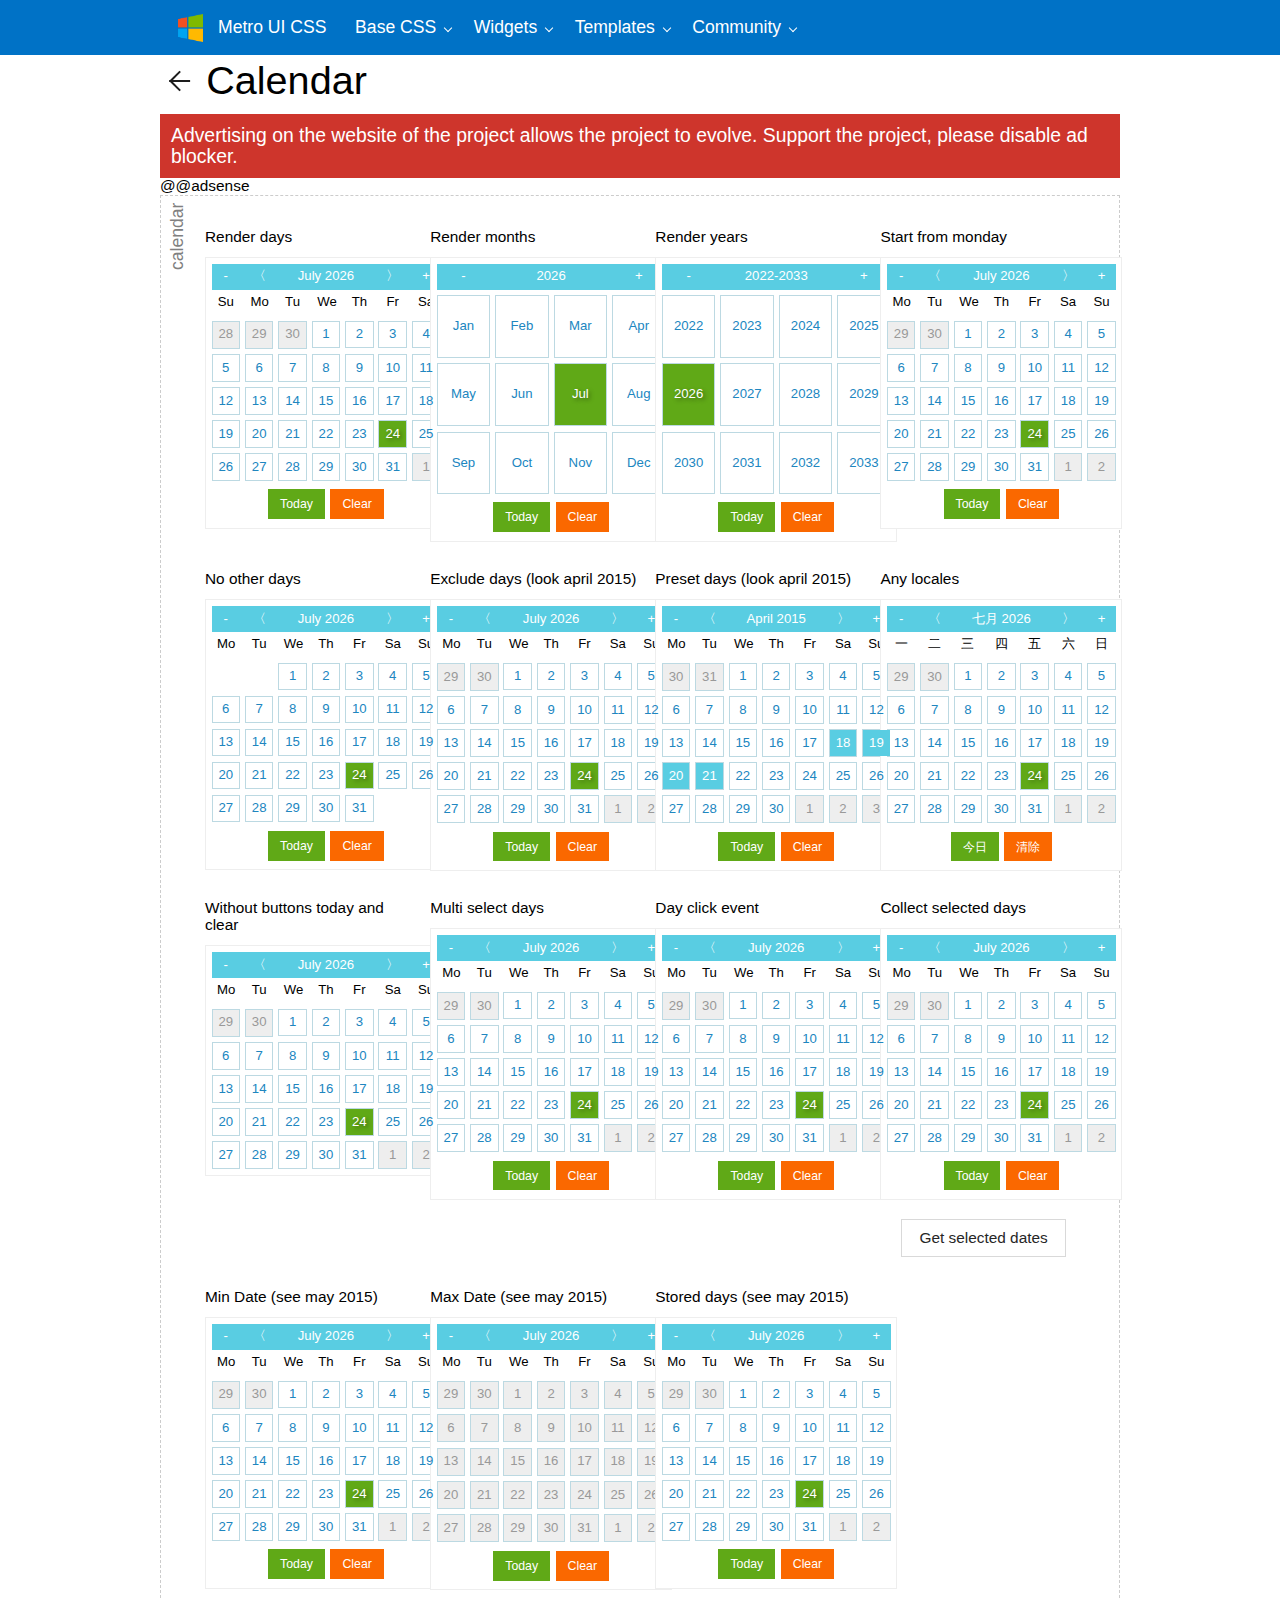
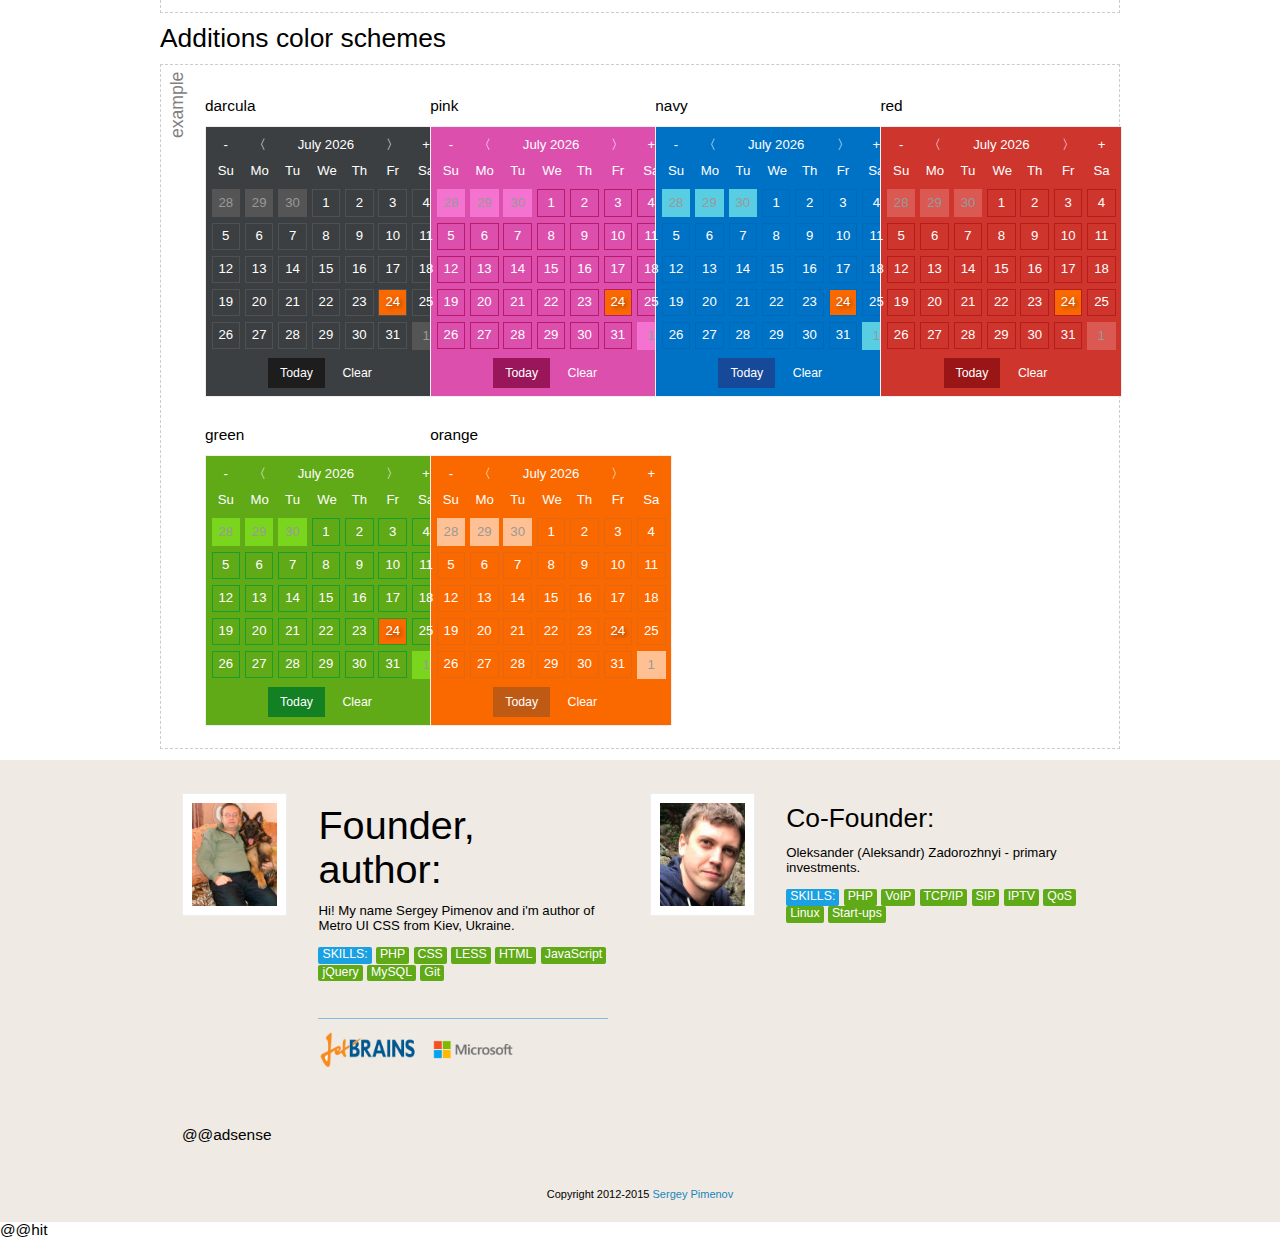
<file: css/Metro-UI-CSS-master/docs/calendar.html>
<!DOCTYPE html>
<html>
<head lang="en">
    <meta charset="UTF-8">
    <meta http-equiv="X-UA-Compatible" content="IE=edge">
    <meta name="viewport" content="width=device-width, initial-scale=1.0, maximum-scale=1.0, user-scalable=no">
    <meta name="description" content="Metro, a sleek, intuitive, and powerful framework for faster and easier web development for Windows Metro Style.">
    <meta name="keywords" content="HTML, CSS, JS, JavaScript, framework, metro, front-end, frontend, web development">
    <meta name="author" content="Sergey Pimenov and Metro UI CSS contributors">

    <link rel='shortcut icon' type='image/x-icon' href='favicon.ico' />
    <title>Calendar :: Metro UI CSS - The front-end framework for developing projects on the web in Windows Metro Style</title>

    <link href="css/metro.css" rel="stylesheet">
    <link href="css/metro-icons.css" rel="stylesheet">
    <link href="css/metro-responsive.css" rel="stylesheet">
    <link href="css/metro-schemes.css" rel="stylesheet">

    <link href="css/docs.css" rel="stylesheet">

    <script src="js/jquery-2.1.3.min.js"></script>
    <script src="js/metro.js"></script>
    <script src="js/docs.js"></script>
    <script src="js/prettify/run_prettify.js"></script>
    <script src="js/ga.js"></script>
    <script async src="//pagead2.googlesyndication.com/pagead/js/adsbygoogle.js"></script>


</head>
<body>
    <div class="container page-content">
        <h1><a href="index.html" class="nav-button transform"><span></span></a>&nbsp;Calendar</h1>

        @@adsense

        <div class="example" data-text="calendar">
            <div class="grid responsive">
                <div class="row cells4">
                    <div class="cell">
                        <h5>Render days</h5>
                        <div data-role="calendar"></div>
                    </div>
                    <div class="cell">
                        <h5>Render months</h5>
                        <div data-role="calendar" data-start-mode="month"></div>
                    </div>
                    <div class="cell">
                        <h5>Render years</h5>
                        <div data-role="calendar" data-start-mode="year"></div>
                    </div>
                    <div class="cell">
                        <h5>Start from monday</h5>
                        <div data-role="calendar" data-week-start="1"></div>
                    </div>
                </div>

                <div class="row cells4">
                    <div class="cell">
                        <h5>No other days</h5>
                        <div data-role="calendar" data-other-days="false" data-week-start="1"></div>
                    </div>
                    <div class="cell">
                        <h5>Exclude days (look april 2015)</h5>
                        <div data-role="calendar" data-week-start="1" data-exclude="2015-04-18, 2015-04-19, 2015-04-20, 2015-04-21"></div>
                    </div>
                    <div class="cell">
                        <h5>Preset days (look april 2015)</h5>
                        <div data-role="calendar" data-week-start="1" data-preset="2015-04-18, 2015-04-19, 2015-04-20, 2015-04-21"></div>
                    </div>
                    <div class="cell">
                        <h5>Any locales</h5>
                        <div data-role="calendar" data-week-start="1" data-locale="zhCN"></div>
                    </div>
                </div>

                <div class="row cells4">
                    <div class="cell">
                        <h5>Without buttons today and clear</h5>
                        <div data-role="calendar" data-week-start="1" data-buttons="false"></div>
                    </div>
                    <div class="cell">
                        <h5>Multi select days</h5>
                        <div data-role="calendar" data-week-start="1" data-multi-select="true"></div>
                    </div>
                    <div class="cell">
                        <h5>Day click event</h5>
                        <div data-role="calendar" data-week-start="1" data-day-click="day_click"></div>
                        <script>
                            function day_click(short, full) {
                                alert("You click on day!\nShort: "+short+"\nFull: " + full);
                            }
                        </script>
                    </div>
                    <div class="cell">
                        <h5>Collect selected days</h5>
                        <div data-role="calendar" data-week-start="1" data-multi-select="true" id="c1"></div>
                        <br />
                        <div class="align-center"><button class="button" onclick="get_dates()">Get selected dates</button></div>
                        <script>
                            function get_dates(){
                                var result = $("#c1").calendar('getDates');
                                alert(result);
                            }
                        </script>
                    </div>
                </div>

                <div class="row cells4">
                    <div class="cell">
                        <h5>Min Date (see may 2015)</h5>
                        <div data-role="calendar" data-week-start="1" data-min-date="2015-05-07"></div>
                    </div>
                    <div class="cell">
                        <h5>Max Date (see may 2015)</h5>
                        <div data-role="calendar" data-week-start="1" data-max-date="2015-05-21"></div>
                    </div>
                    <div class="cell">
                        <h5>Stored days (see may 2015)</h5>
                        <div data-role="calendar" data-week-start="1" data-stored="2015-05-18, 2015-05-19, 2015-05-20, 2015-05-21"></div>
                    </div>
                </div>
            </div>
        </div>

        <h3>Additions color schemes</h3>
        <div class="example" data-text="example">
            <div class="grid">
                <div class="row cells4">
                    <div class="cell">
                        <h5>darcula</h5>
                        <div class="darcula" data-role="calendar"></div>
                    </div>
                    <div class="cell">
                        <h5>pink</h5>
                        <div class="pink" data-role="calendar"></div>
                    </div>
                    <div class="cell">
                        <h5>navy</h5>
                        <div class="navy" data-role="calendar"></div>
                    </div>
                    <div class="cell">
                        <h5>red</h5>
                        <div class="red" data-role="calendar"></div>
                    </div>
                </div>
                <div class="row cells4">
                    <div class="cell">
                        <h5>green</h5>
                        <div class="green" data-role="calendar"></div>
                    </div>
                    <div class="cell">
                        <h5>orange</h5>
                        <div class="orange" data-role="calendar"></div>
                    </div>
                    <div class="cell">
                    </div>
                    <div class="cell">
                    </div>
                </div>
            </div>
        </div>
    </div>

    @@hit

</body>
</html>
</file>
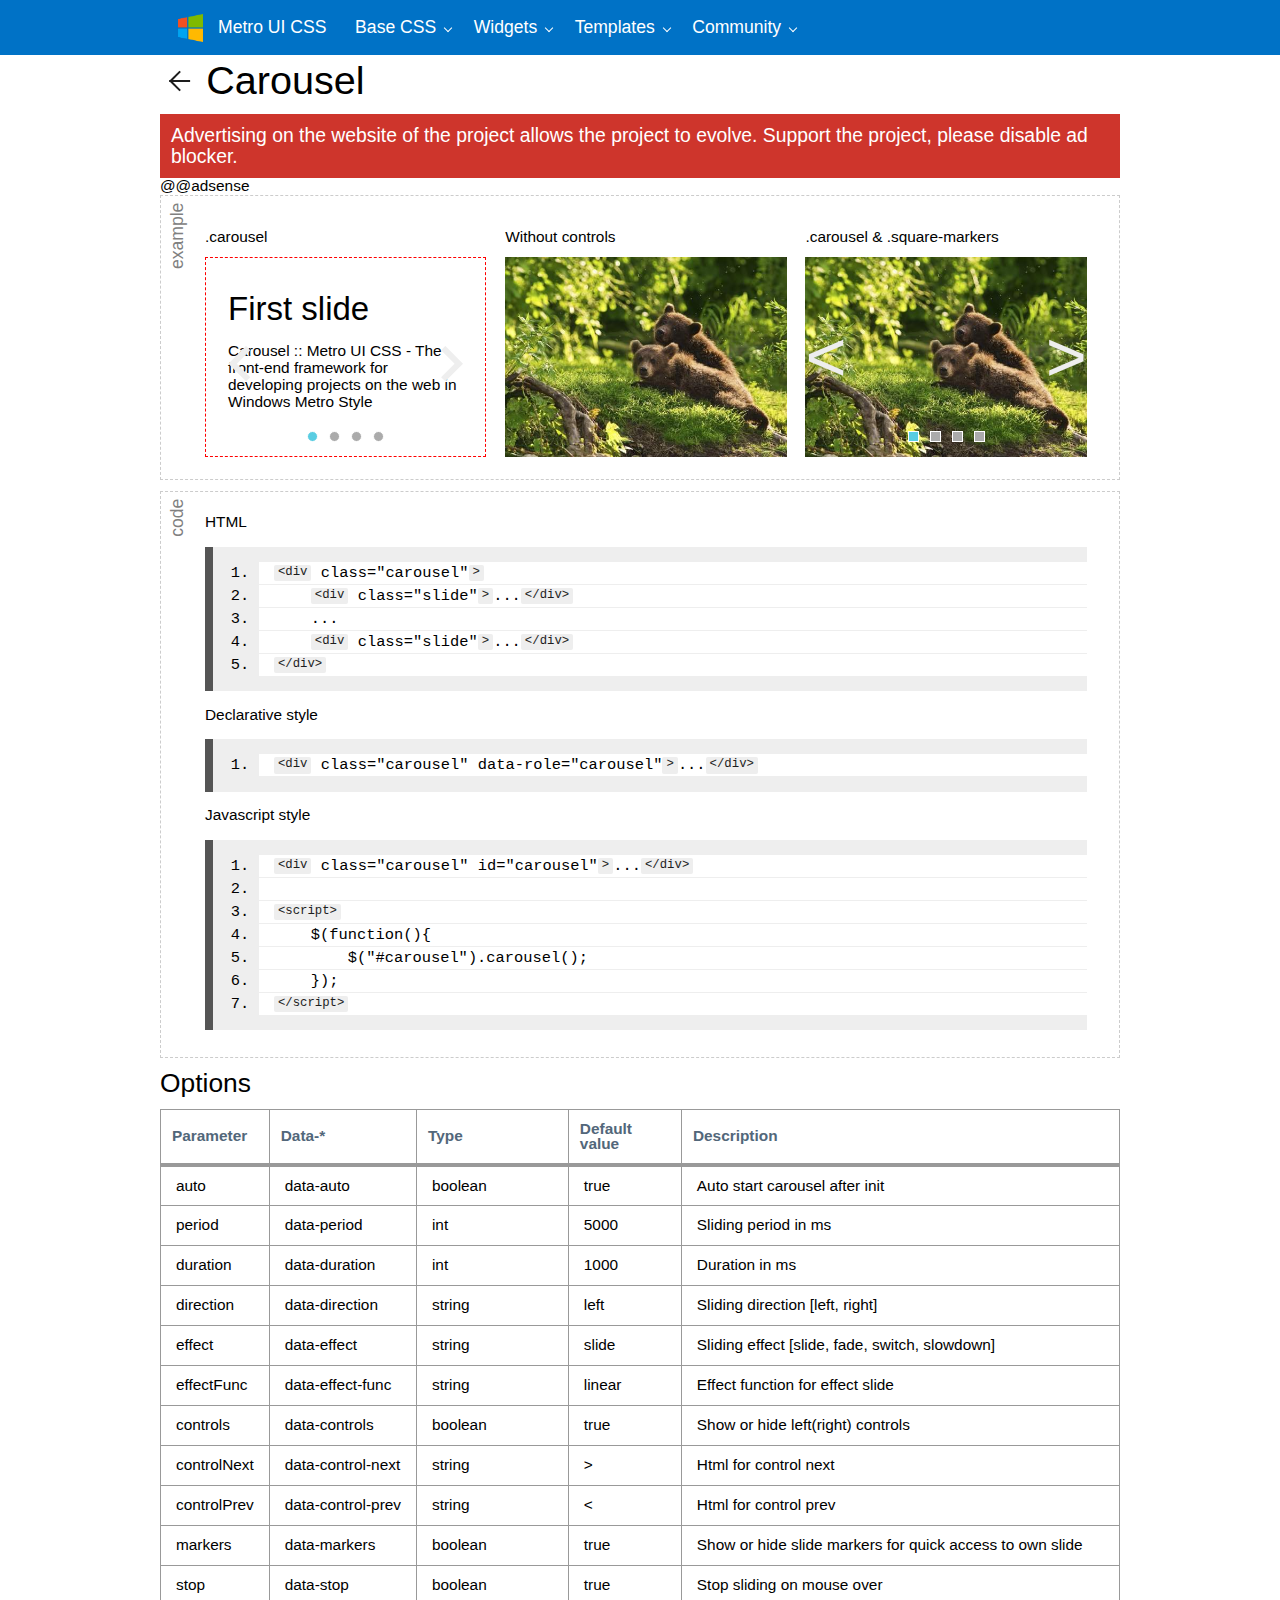
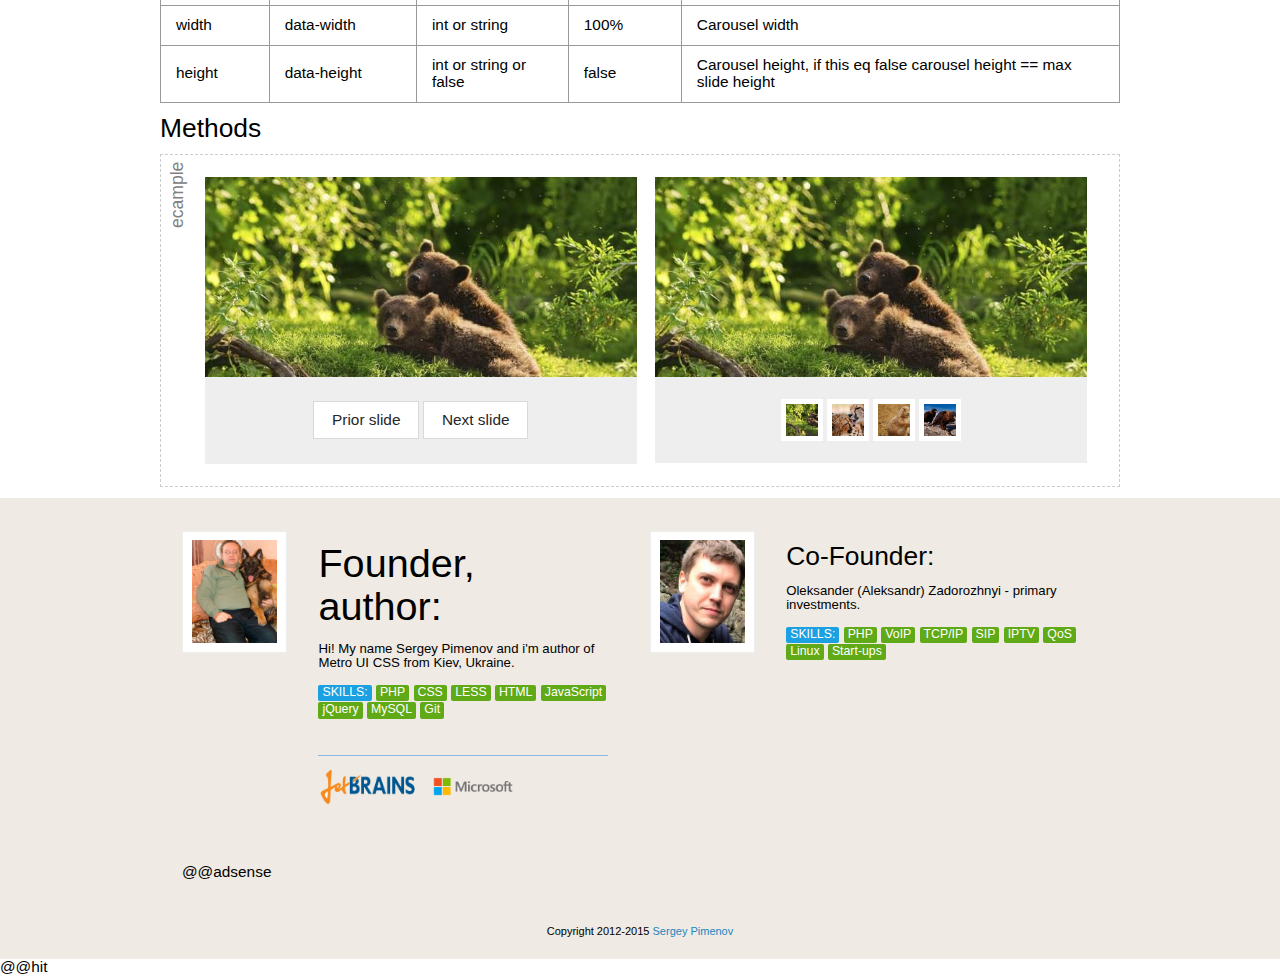
<file: css/Metro-UI-CSS-master/docs/carousel.html>
<!DOCTYPE html>
<html xmlns="http://www.w3.org/1999/html">
<head lang="en">
    <meta charset="UTF-8">
    <meta http-equiv="X-UA-Compatible" content="IE=edge">
    <meta name="viewport" content="width=device-width, initial-scale=1.0, maximum-scale=1.0, user-scalable=no">
    <meta name="description" content="Metro, a sleek, intuitive, and powerful framework for faster and easier web development for Windows Metro Style.">
    <meta name="keywords" content="HTML, CSS, JS, JavaScript, framework, metro, front-end, frontend, web development">
    <meta name="author" content="Sergey Pimenov and Metro UI CSS contributors">

    <link rel='shortcut icon' type='image/x-icon' href='favicon.ico' />
    <title>Carousel :: Metro UI CSS - The front-end framework for developing projects on the web in Windows Metro Style</title>

    <link href="css/metro.css" rel="stylesheet">
    <link href="css/metro-icons.css" rel="stylesheet">
    <link href="css/metro-responsive.css" rel="stylesheet">
    <link href="css/metro-schemes.css" rel="stylesheet">

    <link href="css/docs.css" rel="stylesheet">

    <script src="js/jquery-2.1.3.min.js"></script>
    <script src="js/metro.js"></script>
    <script src="js/docs.js"></script>
    <script src="js/prettify/run_prettify.js"></script>
    <script src="js/ga.js"></script>
    <script async src="//pagead2.googlesyndication.com/pagead/js/adsbygoogle.js"></script>



</head>
<body>
    <div class="container page-content">
        <h1><a href="index.html" class="nav-button transform"><span></span></a>&nbsp;Carousel</h1>

        @@adsense

        <div class="example" data-text="example">
            <div class="grid">
                <div class="row cells3">
                    <div class="cell">
                        <h5>.carousel</h5>
                        <div class="carousel" data-role="carousel" data-height="200" data-control-next="<span class='mif-chevron-right'></span>" data-control-prev="<span class='mif-chevron-left'></span>">
                            <div class="slide padding20 debug">
                                <h2>First slide</h2>
                                <p>
                                    Carousel :: Metro UI CSS - The front-end framework for developing projects on the web in Windows Metro Style
                                </p>
                            </div>
                            <div class="slide"><img src="images/2.jpg" data-role="fitImage" data-format="fill"></div>
                            <div class="slide"><img src="images/3.jpg" data-role="fitImage" data-format="fill"></div>
                            <div class="slide"><img src="images/4.jpg" data-role="fitImage" data-format="fill"></div>
                        </div>
                    </div>
                    <div class="cell">
                        <h5>Without controls</h5>
                        <div class="carousel" data-role="carousel" data-height="200" data-controls="false" data-markers="false" data-effect="fade">
                            <div class="slide"><img src="images/1.jpg" data-role="fitImage" data-format="fill"></div>
                            <div class="slide"><img src="images/2.jpg" data-role="fitImage" data-format="fill"></div>
                            <div class="slide"><img src="images/3.jpg" data-role="fitImage" data-format="fill"></div>
                            <div class="slide"><img src="images/4.jpg" data-role="fitImage" data-format="fill"></div>
                        </div>
                    </div>
                    <div class="cell">
                        <h5>.carousel & .square-markers</h5>
                        <div class="carousel square-bullets" data-height="200" data-role="carousel" data-direction="right">
                            <div class="slide"><img src="images/1.jpg" data-role="fitImage" data-format="fill"></div>
                            <div class="slide"><img src="images/2.jpg" data-role="fitImage" data-format="fill"></div>
                            <div class="slide"><img src="images/3.jpg" data-role="fitImage" data-format="fill"></div>
                            <div class="slide"><img src="images/4.jpg" data-role="fitImage" data-format="fill"></div>
                        </div>
                    </div>
                </div>
            </div>
        </div> <!-- End of example -->

        <div class="example" data-text="code">
            <h5>HTML</h5>
            <pre class="prettyprint linenums"><code>
                &lt;div class="carousel"&gt;
                    &lt;div class="slide"&gt;...&lt;/div&gt;
                    ...
                    &lt;div class="slide"&gt;...&lt;/div&gt;
                &lt;/div&gt;
            </code></pre>

            <h5>Declarative style</h5>
            <pre class="prettyprint linenums"><code>
                &lt;div class="carousel" data-role="carousel"&gt;...&lt;/div&gt;
            </code></pre>

            <h5>Javascript style</h5>
            <pre class="prettyprint linenums"><code>
                &lt;div class="carousel" id="carousel"&gt;...&lt;/div&gt;

                &lt;script&gt;
                    $(function(){
                        $("#carousel").carousel();
                    });
                &lt;/script&gt;
            </code></pre>
        </div> <!-- End of example -->

        <h3>Options</h3>
        <table class="table bordered border">
            <thead>
            <tr>
                <td>Parameter</td>
                <td>Data-*</td>
                <td>Type</td>
                <td>Default value</td>
                <td>Description</td>
            </tr>
            </thead>
            <tbody>
            <tr>
                <td>auto</td>
                <td style="white-space: nowrap">data-auto</td>
                <td>boolean</td>
                <td>true</td>
                <td>Auto start carousel after init</td>
            </tr>
            <tr>
                <td>period</td>
                <td style="white-space: nowrap">data-period</td>
                <td>int</td>
                <td>5000</td>
                <td>Sliding period in ms</td>
            </tr>
            <tr>
                <td>duration</td>
                <td style="white-space: nowrap">data-duration</td>
                <td>int</td>
                <td>1000</td>
                <td>Duration in ms</td>
            </tr>
            <tr>
                <td>direction</td>
                <td style="white-space: nowrap">data-direction</td>
                <td>string</td>
                <td>left</td>
                <td>Sliding direction [left, right]</td>
            </tr>
            <tr>
                <td>effect</td>
                <td style="white-space: nowrap">data-effect</td>
                <td>string</td>
                <td>slide</td>
                <td>Sliding effect [slide, fade, switch, slowdown]</td>
            </tr>
            <tr>
                <td>effectFunc</td>
                <td style="white-space: nowrap">data-effect-func</td>
                <td>string</td>
                <td>linear</td>
                <td>Effect function for effect slide</td>
            </tr>
            <tr>
                <td>controls</td>
                <td style="white-space: nowrap">data-controls</td>
                <td>boolean</td>
                <td>true</td>
                <td>Show or hide left(right) controls</td>
            </tr>
            <tr>
                <td>controlNext</td>
                <td style="white-space: nowrap">data-control-next</td>
                <td>string</td>
                <td>&gt;</td>
                <td>Html for control next</td>
            </tr>
            <tr>
                <td>controlPrev</td>
                <td style="white-space: nowrap">data-control-prev</td>
                <td>string</td>
                <td>&lt;</td>
                <td>Html for control prev</td>
            </tr>
            <tr>
                <td>markers</td>
                <td style="white-space: nowrap">data-markers</td>
                <td>boolean</td>
                <td>true</td>
                <td>Show or hide slide markers for quick access to own slide</td>
            </tr>
            <tr>
                <td>stop</td>
                <td style="white-space: nowrap">data-stop</td>
                <td>boolean</td>
                <td>true</td>
                <td>Stop sliding on mouse over</td>
            </tr>
            <tr>
                <td>width</td>
                <td style="white-space: nowrap">data-width</td>
                <td>int or string</td>
                <td>100%</td>
                <td>Carousel width</td>
            </tr>
            <tr>
                <td>height</td>
                <td style="white-space: nowrap">data-height</td>
                <td>int or string or false</td>
                <td>false</td>
                <td>Carousel height, if this eq false carousel height == max slide height</td>
            </tr>
            </tbody>
        </table>

        <h3>Methods</h3>
        <div class="example" data-text="ecample">
            <div class="grid">
                <div class="row cells2">
                    <div class="cell">
                        <div id="car_m_1" class="carousel" data-role="carousel" data-height="200" data-controls="false" data-markers="false" data-auto="false">
                            <div class="slide"><img src="images/1.jpg" data-role="fitImage" data-format="fill"></div>
                            <div class="slide"><img src="images/2.jpg" data-role="fitImage" data-format="fill"></div>
                            <div class="slide"><img src="images/3.jpg" data-role="fitImage" data-format="fill"></div>
                            <div class="slide"><img src="images/4.jpg" data-role="fitImage" data-format="fill"></div>
                        </div>
                        <div class="padding20 bg-grayLighter align-center">
                            <button class="button" onclick="$('#car_m_1').data('carousel').priorSlide()">Prior slide</button>
                            <button class="button" onclick="$('#car_m_1').data('carousel').nextSlide()">Next slide</button>
                        </div>
                    </div>
                    <div class="cell">
                        <div id="car_m_2" class="carousel" data-role="carousel" data-height="200" data-controls="false" data-markers="false" data-auto="false">
                            <div class="slide"><img src="images/1.jpg" data-role="fitImage" data-format="fill"></div>
                            <div class="slide"><img src="images/2.jpg" data-role="fitImage" data-format="fill"></div>
                            <div class="slide"><img src="images/3.jpg" data-role="fitImage" data-format="fill"></div>
                            <div class="slide"><img src="images/4.jpg" data-role="fitImage" data-format="fill"></div>
                        </div>
                        <div id="car_m_2_thumbs" class="padding20 bg-grayLighter align-center">
                            <div class="thumb" data-index="1"><img src="images/1.jpg" data-role="fitImage" data-format="fill"></div>
                            <div class="thumb" data-index="2"><img src="images/2.jpg" data-role="fitImage" data-format="fill"></div>
                            <div class="thumb" data-index="3"><img src="images/3.jpg" data-role="fitImage" data-format="fill"></div>
                            <div class="thumb" data-index="4"><img src="images/4.jpg" data-role="fitImage" data-format="fill"></div>
                        </div>
                        <script>
                            $(function(){
                                var car_m_2 = $('#car_m_2').data('carousel');
                                var thumbs = $('#car_m_2_thumbs > .thumb');
                                $.each(thumbs, function(){
                                    var thumb = $(this),  index = thumb.data('index') - 1;
                                    thumb.on('click', function(){
                                        car_m_2.slideTo(index);
                                    });
                                });
                            });
                        </script>
                    </div>
                </div>
            </div>
        </div>
    </div>

    @@hit

</body>
</html>
</file>
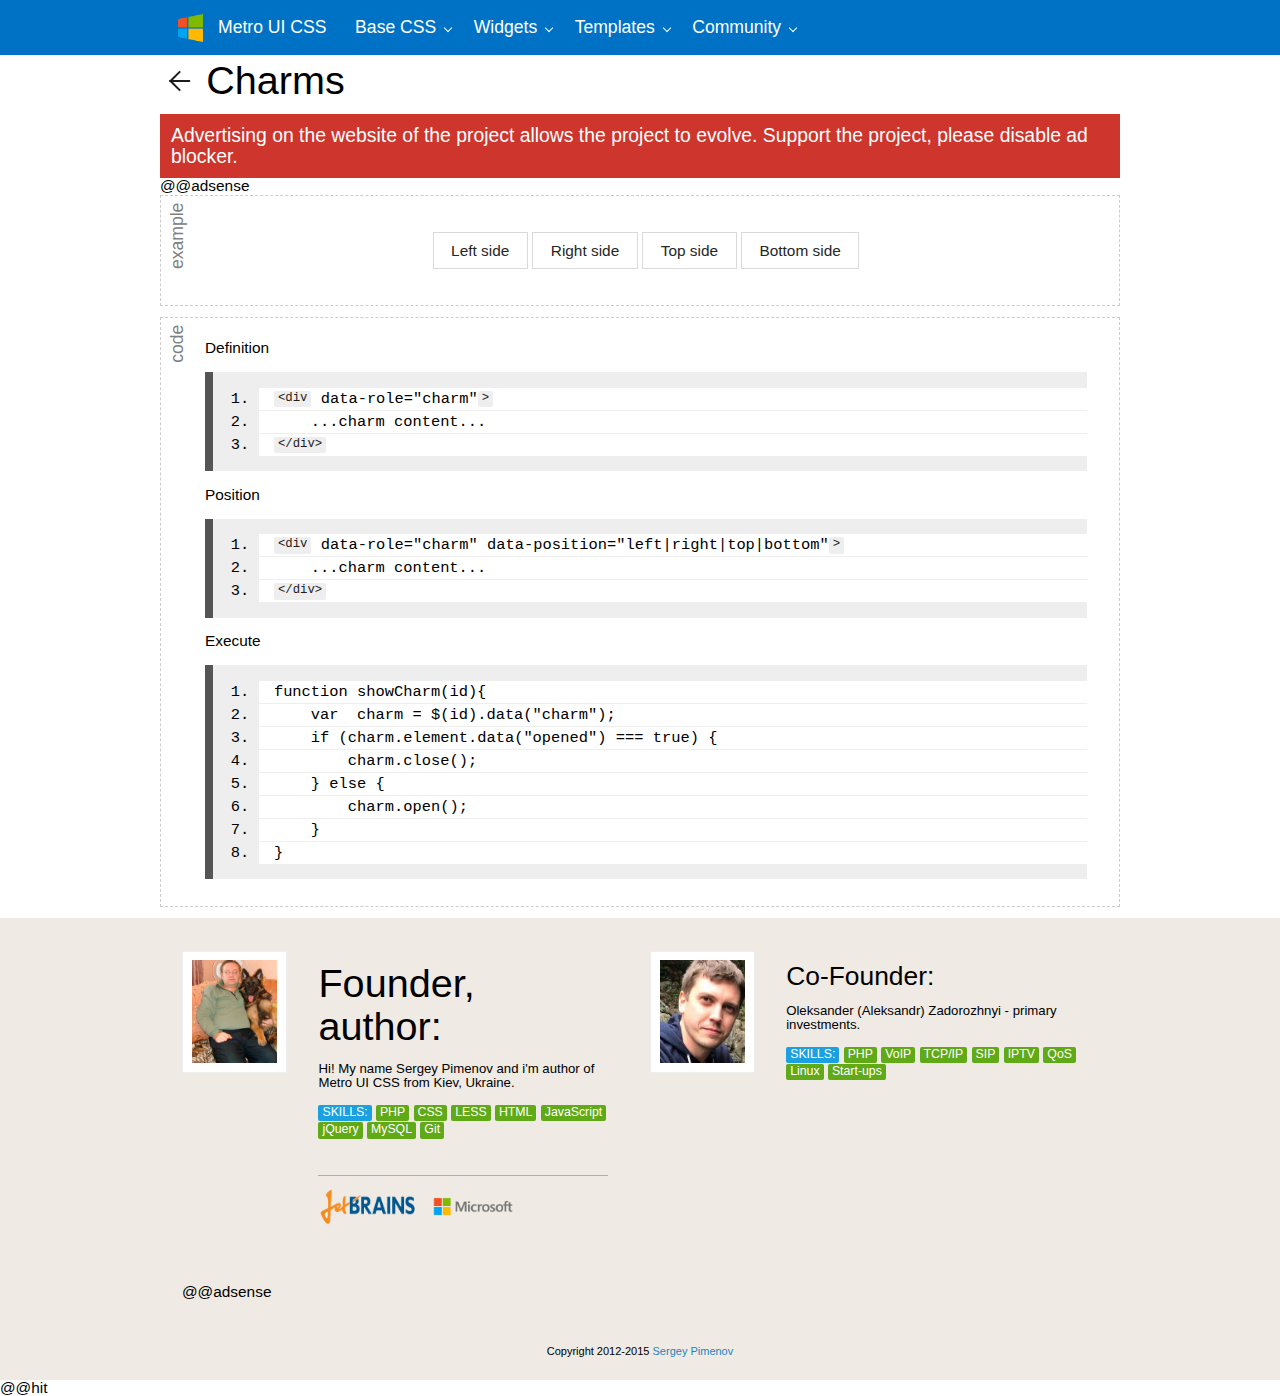
<file: css/Metro-UI-CSS-master/docs/charms.html>
<!DOCTYPE html>
<html>
<head lang="en">
    <meta charset="UTF-8">
    <meta http-equiv="X-UA-Compatible" content="IE=edge">
    <meta name="viewport" content="width=device-width, initial-scale=1.0, maximum-scale=1.0, user-scalable=no">
    <meta name="description" content="Metro, a sleek, intuitive, and powerful framework for faster and easier web development for Windows Metro Style.">
    <meta name="keywords" content="HTML, CSS, JS, JavaScript, framework, metro, front-end, frontend, web development">
    <meta name="author" content="Sergey Pimenov and Metro UI CSS contributors">

    <link rel='shortcut icon' type='image/x-icon' href='favicon.ico' />
    <title>Charms :: Metro UI CSS - The front-end framework for developing projects on the web in Windows Metro Style</title>

    <link href="css/metro.css" rel="stylesheet">
    <link href="css/metro-icons.css" rel="stylesheet">
    <link href="css/metro-responsive.css" rel="stylesheet">
    <link href="css/metro-schemes.css" rel="stylesheet">

    <link href="css/docs.css" rel="stylesheet">

    <script src="js/jquery-2.1.3.min.js"></script>
    <script src="js/metro.js"></script>
    <script src="js/docs.js"></script>
    <script src="js/prettify/run_prettify.js"></script>
    <script src="js/ga.js"></script>
    <script async src="//pagead2.googlesyndication.com/pagead/js/adsbygoogle.js"></script>

    <script>
        function showCharm(id){
            var  charm = $("#"+id+"-charm").data("charm");
            if (charm.element.data("opened") === true) {
                charm.close();
            } else {
                charm.open();
            }
        }
    </script>

</head>
<body>
    <div class="container page-content">
        <h1><a href="index.html" class="nav-button transform"><span></span></a>&nbsp;Charms</h1>

        @@adsense

        <div data-role="charm" data-position="top" id="top-charm"><h1 class="text-light">Top charm</h1></div>
        <div data-role="charm" data-position="bottom" id="bottom-charm"><h1 class="text-light">Bottom charm</h1></div>
        <div data-role="charm" data-position="left" id="left-charm"><h1 class="text-light">Left charm</h1></div>
        <div data-role="charm" data-position="right" id="right-charm"><h1 class="text-light">Right charm</h1></div>

        <div class="example" data-text="example">
            <div class="padding20 align-center">
                <button class="button" onclick="showCharm('left')">Left side</button>
                <button class="button" onclick="showCharm('right')">Right side</button>
                <button class="button" onclick="showCharm('top')">Top side</button>
                <button class="button" onclick="showCharm('bottom')">Bottom side</button>
            </div>
        </div>

        <div class="example" data-text="code">
            <h5>Definition</h5>
            <pre class="prettyprint linenums no-scroll"><code>
                &lt;div data-role="charm"&gt;
                    ...charm content...
                &lt;/div&gt;
            </code></pre>

            <h5>Position</h5>
            <pre class="prettyprint linenums no-scroll"><code>
                &lt;div data-role="charm" data-position="left|right|top|bottom"&gt;
                    ...charm content...
                &lt;/div&gt;
            </code></pre>

            <h5>Execute</h5>
            <pre class="prettyprint linenums no-scroll"><code>
                function showCharm(id){
                    var  charm = $(id).data("charm");
                    if (charm.element.data("opened") === true) {
                        charm.close();
                    } else {
                        charm.open();
                    }
                }
            </code></pre>
        </div>

    </div>

    @@hit

</body>
</html>
</file>
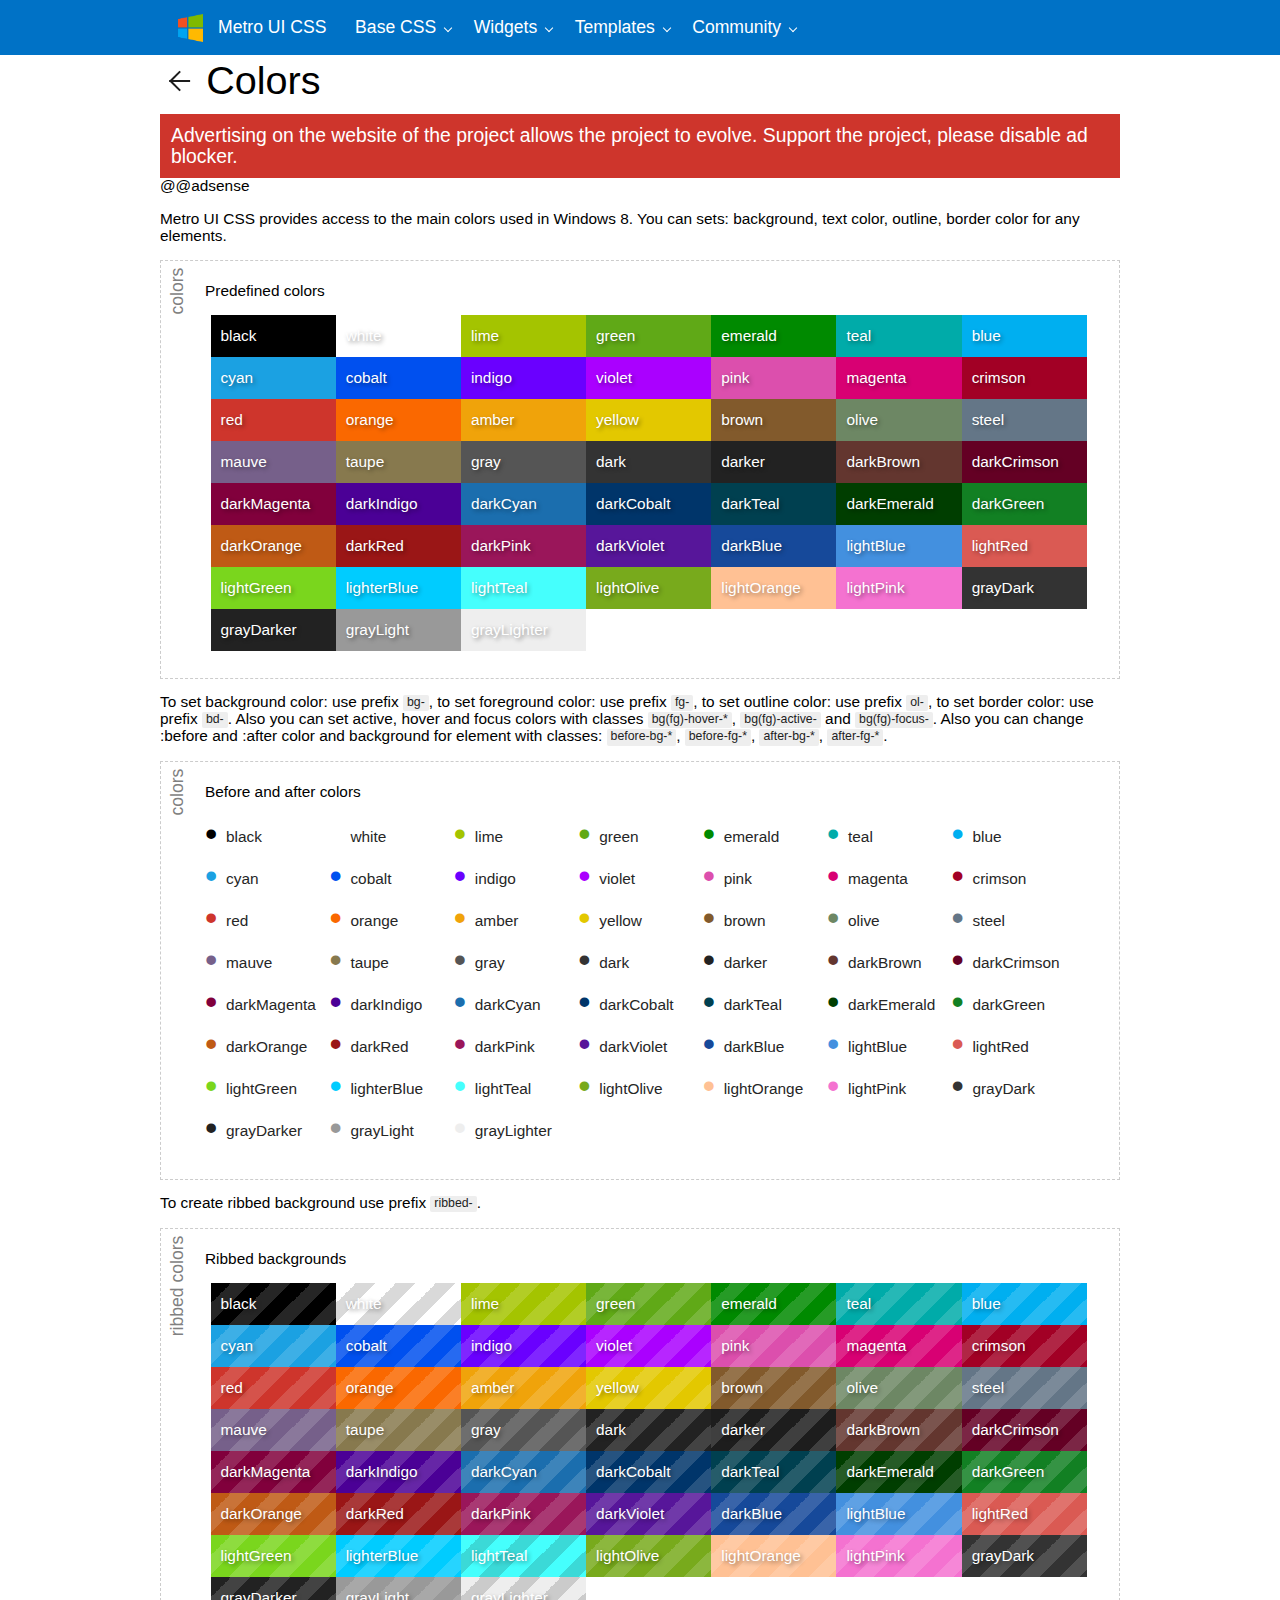
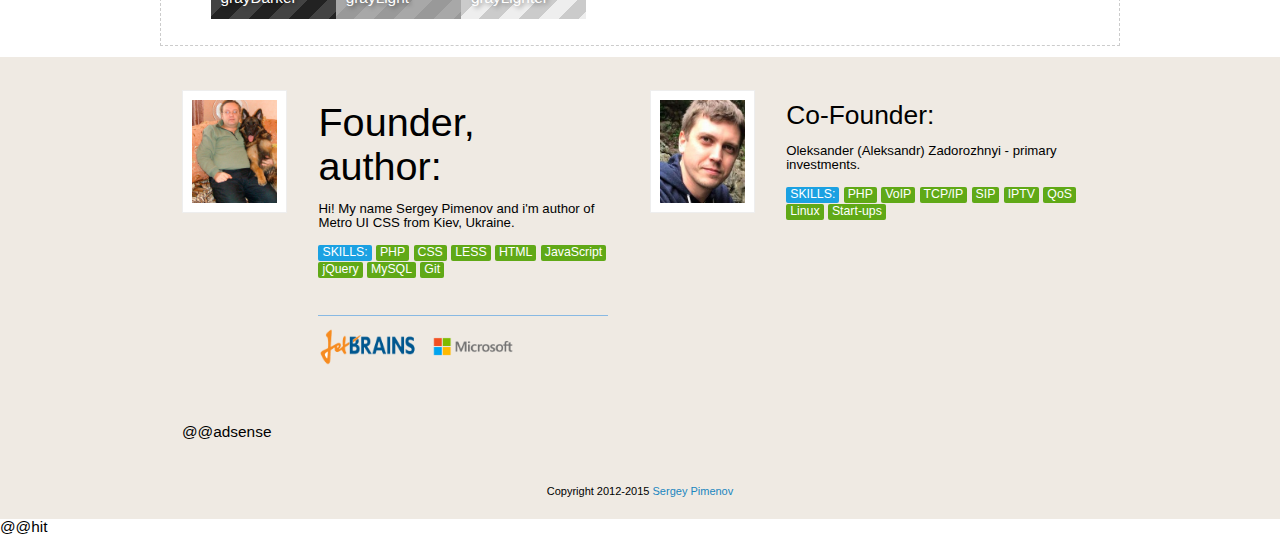
<file: css/Metro-UI-CSS-master/docs/colors.html>
<!DOCTYPE html>
<html>
<head lang="en">
    <meta charset="UTF-8">
    <meta http-equiv="X-UA-Compatible" content="IE=edge">
    <meta name="viewport" content="width=device-width, initial-scale=1.0, maximum-scale=1.0, user-scalable=no">
    <meta name="description" content="Metro, a sleek, intuitive, and powerful framework for faster and easier web development for Windows Metro Style.">
    <meta name="keywords" content="HTML, CSS, JS, JavaScript, framework, metro, front-end, frontend, web development">
    <meta name="author" content="Sergey Pimenov and Metro UI CSS contributors">

    <link rel='shortcut icon' type='image/x-icon' href='favicon.ico' />
    <title>Colors :: Metro UI CSS - The front-end framework for developing projects on the web in Windows Metro Style</title>

    <link href="css/metro.css" rel="stylesheet">
    <link href="css/metro-icons.css" rel="stylesheet">
    <link href="css/metro-responsive.css" rel="stylesheet">
    <link href="css/metro-schemes.css" rel="stylesheet">

    <link href="css/docs.css" rel="stylesheet">

    <script src="js/jquery-2.1.3.min.js"></script>
    <script src="js/metro.js"></script>
    <script src="js/docs.js"></script>
    <script src="js/prettify/run_prettify.js"></script>
    <script src="js/ga.js"></script>
    <script async src="//pagead2.googlesyndication.com/pagead/js/adsbygoogle.js"></script>


</head>
<body>
    <div class="container page-content">
        <h1><a href="index.html" class="nav-button transform"><span></span></a>&nbsp;Colors</h1>

        @@adsense

        <p>
            Metro UI CSS provides access to the main colors used in Windows 8. You can sets: background, text color, outline, border color for any elements.
        </p>

        <div class="example" data-text="colors">
            <h5>Predefined colors</h5>
            <ul class="unstyled-list color-list" id="bg-color-list"></ul>
            <script>
                $(function(){
                    var item, span;
                    $.each(metro_colors, function(i, v){
                        item = $("<li/>").addClass('bg-'+v+' fg-white padding10 text-shadow').html(v).appendTo($("#bg-color-list"));
                    });
                });
            </script>
        </div>

        <p>
            To set background color: use prefix <span class="tag">bg-</span>, to set foreground color: use prefix <span class="tag">fg-</span>, to set outline color: use prefix <span class="tag">ol-</span>, to set border color: use prefix <span class="tag">bd-</span>.
            Also you can set active, hover and focus colors with classes <span class="tag">bg(fg)-hover-*</span>, <span class="tag">bg(fg)-active-</span> and <span class="tag">bg(fg)-focus-</span>.
            Also you can change :before and :after color and background for element with classes: <span class="tag">before-bg-*</span>, <span class="tag">before-fg-*</span>, <span class="tag">after-bg-*</span>, <span class="tag">after-fg-*</span>.
        </p>

        <div class="example" data-text="colors">
            <h5>Before and after colors</h5>
            <ul class="simple-list color-list" id="before-bg-color-list"></ul>
            <script>
                $(function(){
                    var item, span;
                    $.each(metro_colors, function(i, v){
                        item = $("<li/>").addClass('before-fg-'+v+' padding10').html(v).appendTo($("#before-bg-color-list"));
                    });
                });
            </script>
        </div>

        <p>
            To create ribbed background use prefix <span class="tag">ribbed-</span>.
        </p>

        <div class="example" data-text="ribbed colors">
            <h5>Ribbed backgrounds</h5>
            <ul class="unstyled-list color-list" id="ribbed-color-list"></ul>
            <script>
                $(function(){
                    var item, span;
                    $.each(metro_colors, function(i, v){
                        item = $("<li/>").addClass('ribbed-'+v+' fg-white padding10 text-shadow').html(v).appendTo($("#ribbed-color-list"));
                    });
                });
            </script>
        </div>
    </div>

    @@hit

</body>
</html>
</file>
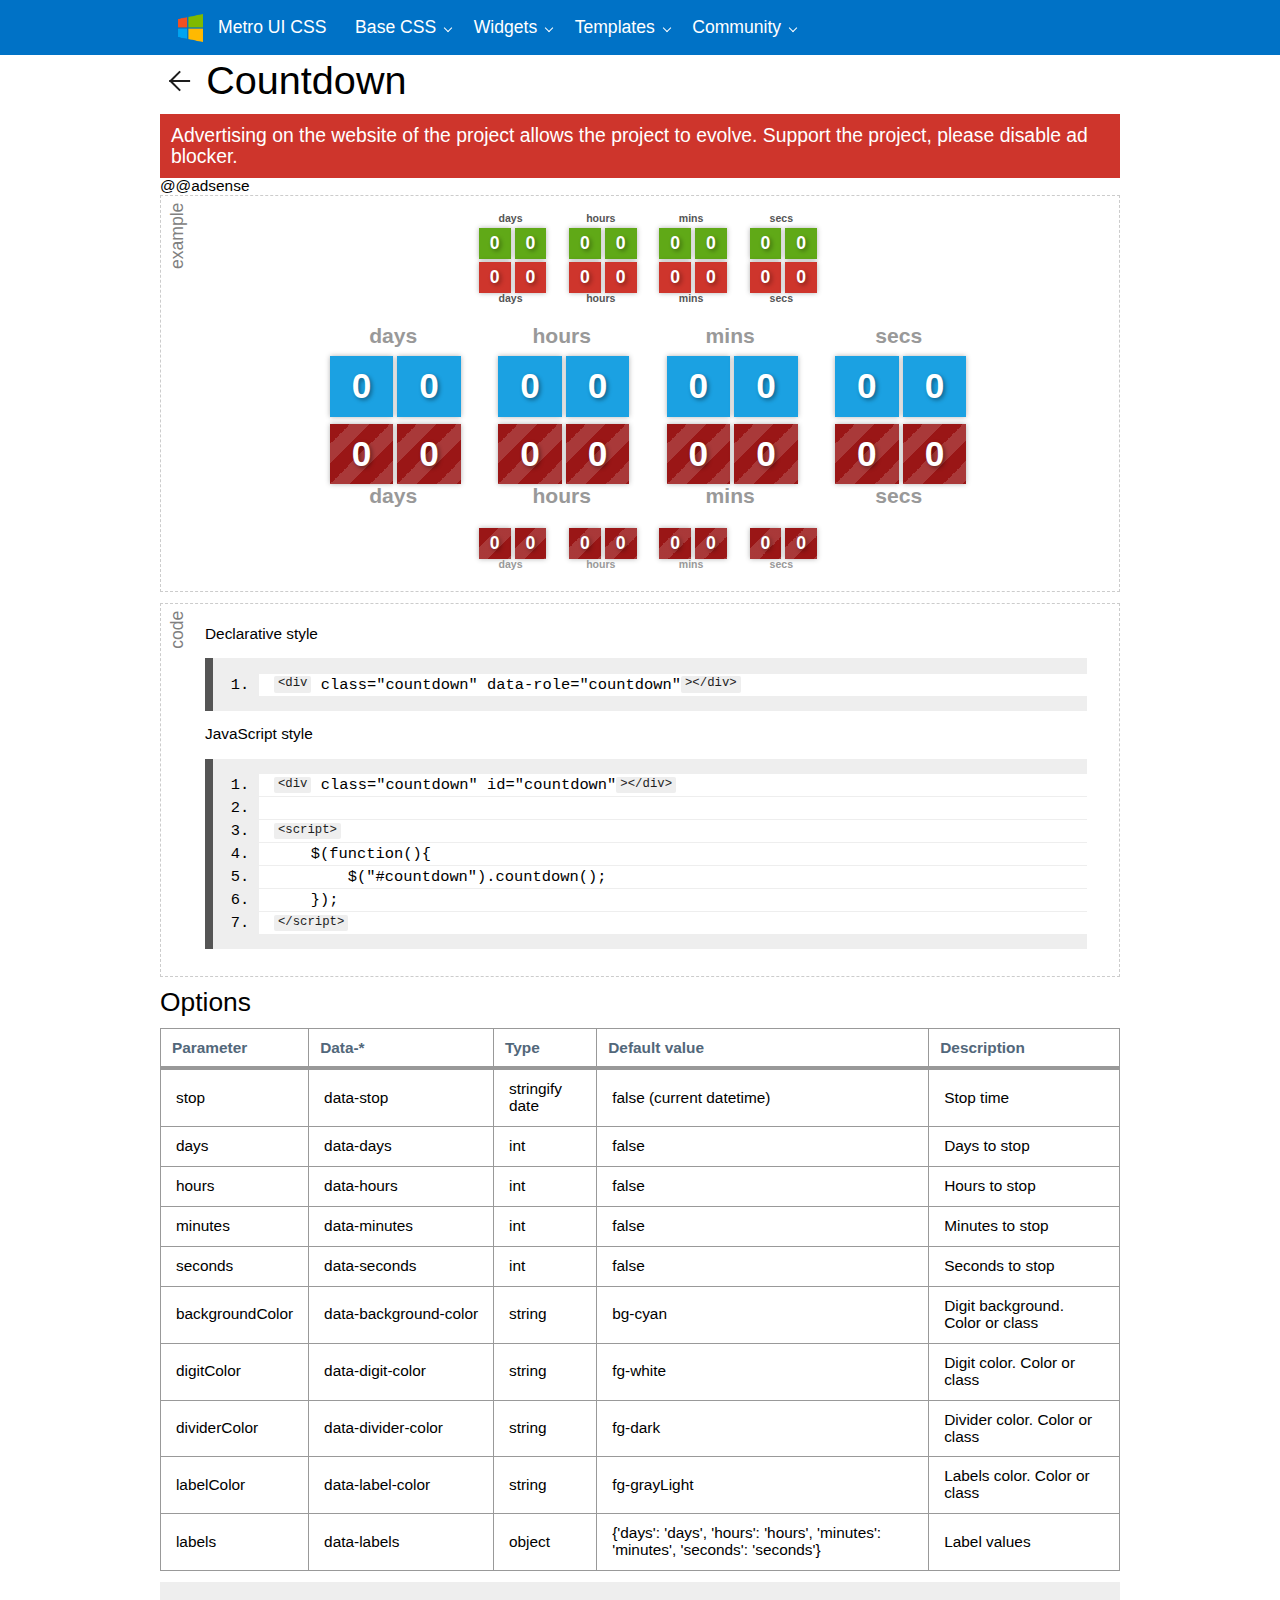
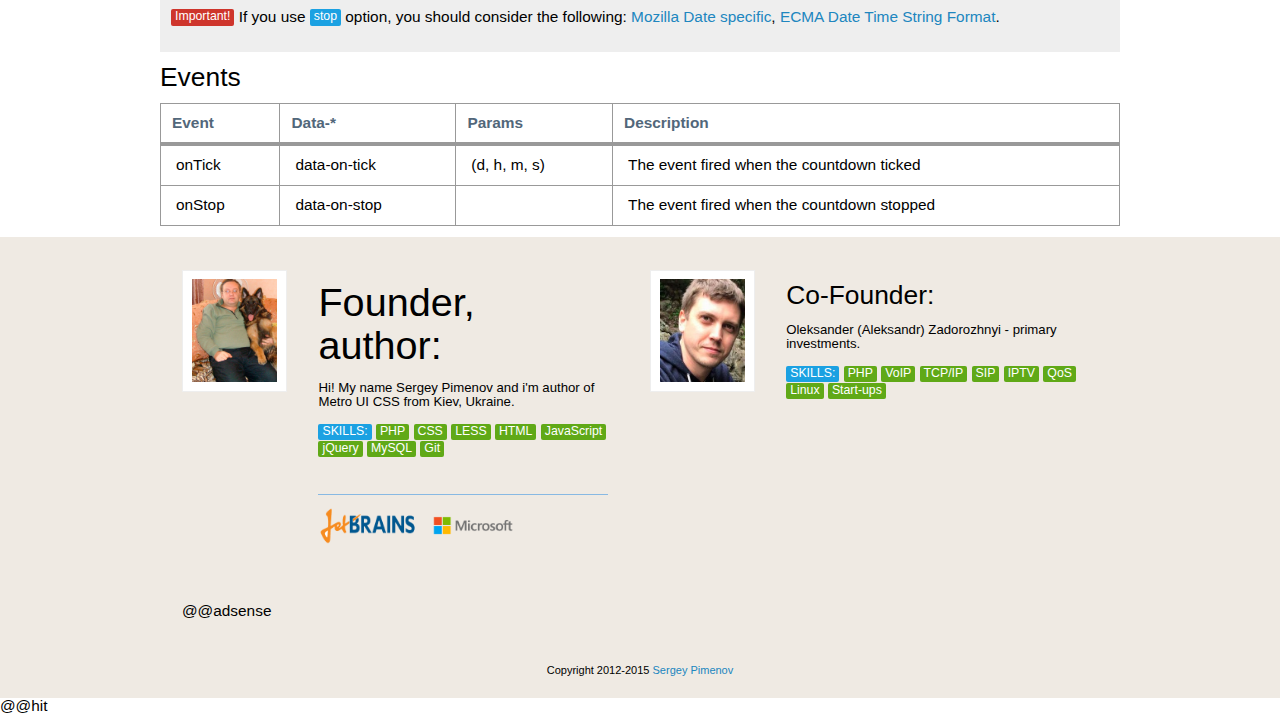
<file: css/Metro-UI-CSS-master/docs/countdown.html>
<!DOCTYPE html>
<html>
<head lang="en">
    <meta charset="UTF-8">
    <meta http-equiv="X-UA-Compatible" content="IE=edge">
    <meta name="viewport" content="width=device-width, initial-scale=1.0, maximum-scale=1.0, user-scalable=no">
    <meta name="description" content="Metro, a sleek, intuitive, and powerful framework for faster and easier web development for Windows Metro Style.">
    <meta name="keywords" content="HTML, CSS, JS, JavaScript, framework, metro, front-end, frontend, web development">
    <meta name="author" content="Sergey Pimenov and Metro UI CSS contributors">

    <link rel='shortcut icon' type='image/x-icon' href='favicon.ico' />
    <title>Countdown :: Metro UI CSS - The front-end framework for developing projects on the web in Windows Metro Style</title>

    <link href="css/metro.css" rel="stylesheet">
    <link href="css/metro-icons.css" rel="stylesheet">
    <link href="css/metro-responsive.css" rel="stylesheet">
    <link href="css/metro-schemes.css" rel="stylesheet">

    <link href="css/docs.css" rel="stylesheet">

    <script src="js/jquery-2.1.3.min.js"></script>
    <script src="js/metro.js"></script>
    <script src="js/docs.js"></script>
    <script src="js/prettify/run_prettify.js"></script>
    <script src="js/ga.js"></script>
    <script async src="//pagead2.googlesyndication.com/pagead/js/adsbygoogle.js"></script>


</head>
<body>
    <div class="container page-content">
        <h1><a href="index.html" class="nav-button transform"><span></span></a>&nbsp;Countdown</h1>

        @@adsense

        <div class="example" data-text="example">
            <div class="align-center">
                <div class="countdown labels-top" data-role="countdown" data-minutes="2" data-seconds="30" data-background-color="bg-green" data-divider-color="fg-dark" data-label-color="fg-gray"></div>
            </div>

            <div class="align-center">
                <div class="countdown" data-role="countdown" data-hours="2" data-background-color="bg-red" data-divider-color="fg-dark" data-label-color="fg-gray"></div>
            </div>

            <div class="align-center">
                <div class="countdown labels-top" data-role="countdown" data-label-color="fg-grayLight" data-divider-color="fg-grayLight"  data-days="2" style="font-size: 2rem"></div>
            </div>

            <div class="align-center">
                <div class="countdown" data-role="countdown" data-background-color="ribbed-darkRed" data-label-color="fg-grayLight" data-divider-color="fg-grayLight"  data-days="30" style="font-size: 2rem"></div>
            </div>

            <div class="align-center">
                <div class="countdown" data-role="countdown" data-background-color="ribbed-darkRed" data-label-color="fg-grayLight" data-divider-color="fg-grayLight"  data-seconds="30" data-on-stop="alert('last countdown stopped')"></div>
            </div>
        </div>

        <div class="example" data-text="code">
            <h5>Declarative style</h5>
            <pre class="prettyprint linenums"><code>
                &lt;div class="countdown" data-role="countdown"&gt;&lt;/div&gt;
            </code></pre>

            <h5>JavaScript style</h5>
            <pre class="prettyprint linenums"><code>
                &lt;div class="countdown" id="countdown"&gt;&lt;/div&gt;

                &lt;script&gt;
                    $(function(){
                        $("#countdown").countdown();
                    });
                &lt;/script&gt;
            </code></pre>
        </div>

        <h3>Options</h3>
        <table class="table bordered border">
            <thead>
            <tr>
                <td>Parameter</td>
                <td>Data-*</td>
                <td>Type</td>
                <td>Default value</td>
                <td>Description</td>
            </tr>
            </thead>
            <tbody>
            <tr>
                <td>stop</td>
                <td style="white-space: nowrap">data-stop</td>
                <td>stringify date</td>
                <td>false (current datetime)</td>
                <td>Stop time</td>
            </tr>
            <tr>
                <td>days</td>
                <td style="white-space: nowrap">data-days</td>
                <td>int</td>
                <td>false</td>
                <td>Days to stop</td>
            </tr>
            <tr>
                <td>hours</td>
                <td style="white-space: nowrap">data-hours</td>
                <td>int</td>
                <td>false</td>
                <td>Hours to stop</td>
            </tr>
            <tr>
                <td>minutes</td>
                <td style="white-space: nowrap">data-minutes</td>
                <td>int</td>
                <td>false</td>
                <td>Minutes to stop</td>
            </tr>
            <tr>
                <td>seconds</td>
                <td style="white-space: nowrap">data-seconds</td>
                <td>int</td>
                <td>false</td>
                <td>Seconds to stop</td>
            </tr>
            <tr>
                <td>backgroundColor</td>
                <td style="white-space: nowrap">data-background-color</td>
                <td>string</td>
                <td>bg-cyan</td>
                <td>Digit background. Color or class</td>
            </tr>
            <tr>
                <td>digitColor</td>
                <td style="white-space: nowrap">data-digit-color</td>
                <td>string</td>
                <td>fg-white</td>
                <td>Digit color. Color or class</td>
            </tr>
            <tr>
                <td>dividerColor</td>
                <td style="white-space: nowrap">data-divider-color</td>
                <td>string</td>
                <td>fg-dark</td>
                <td>Divider color. Color or class</td>
            </tr>
            <tr>
                <td>labelColor</td>
                <td style="white-space: nowrap">data-label-color</td>
                <td>string</td>
                <td>fg-grayLight</td>
                <td>Labels color. Color or class</td>
            </tr>
            <tr>
                <td>labels</td>
                <td style="white-space: nowrap">data-labels</td>
                <td>object</td>
                <td>{'days': 'days', 'hours': 'hours', 'minutes': 'minutes', 'seconds': 'seconds'}</td>
                <td>Label values</td>
            </tr>
            </tbody>
        </table>

        <div class="padding10 bg-grayLighter">
            <p><span class="tag alert">Important!</span> If you use <span class="tag info">stop</span> option, you should consider the following:
                <a href="https://developer.mozilla.org/en-US/docs/Web/JavaScript/Reference/Global_Objects/Date">Mozilla Date specific</a>,
                <a href="http://www.ecma-international.org/ecma-262/5.1/#sec-15.9.1.15">ECMA Date Time String Format</a>.
            </p>
        </div>

        <h3>Events</h3>
        <table class="table bordered border">
            <thead>
            <tr>
                <td>Event</td>
                <td>Data-*</td>
                <td>Params</td>
                <td>Description</td>
            </tr>
            </thead>
            <tbody>
            <tr>
                <td>onTick</td>
                <td style="white-space: nowrap">data-on-tick</td>
                <td>(d, h, m, s)</td>
                <td>The event fired when the countdown ticked</td>
            </tr>
            <tr>
                <td>onStop</td>
                <td style="white-space: nowrap">data-on-stop</td>
                <td></td>
                <td>The event fired when the countdown stopped</td>
            </tr>
            </tbody>
        </table>
    </div>

    @@hit

</body>
</html>
</file>
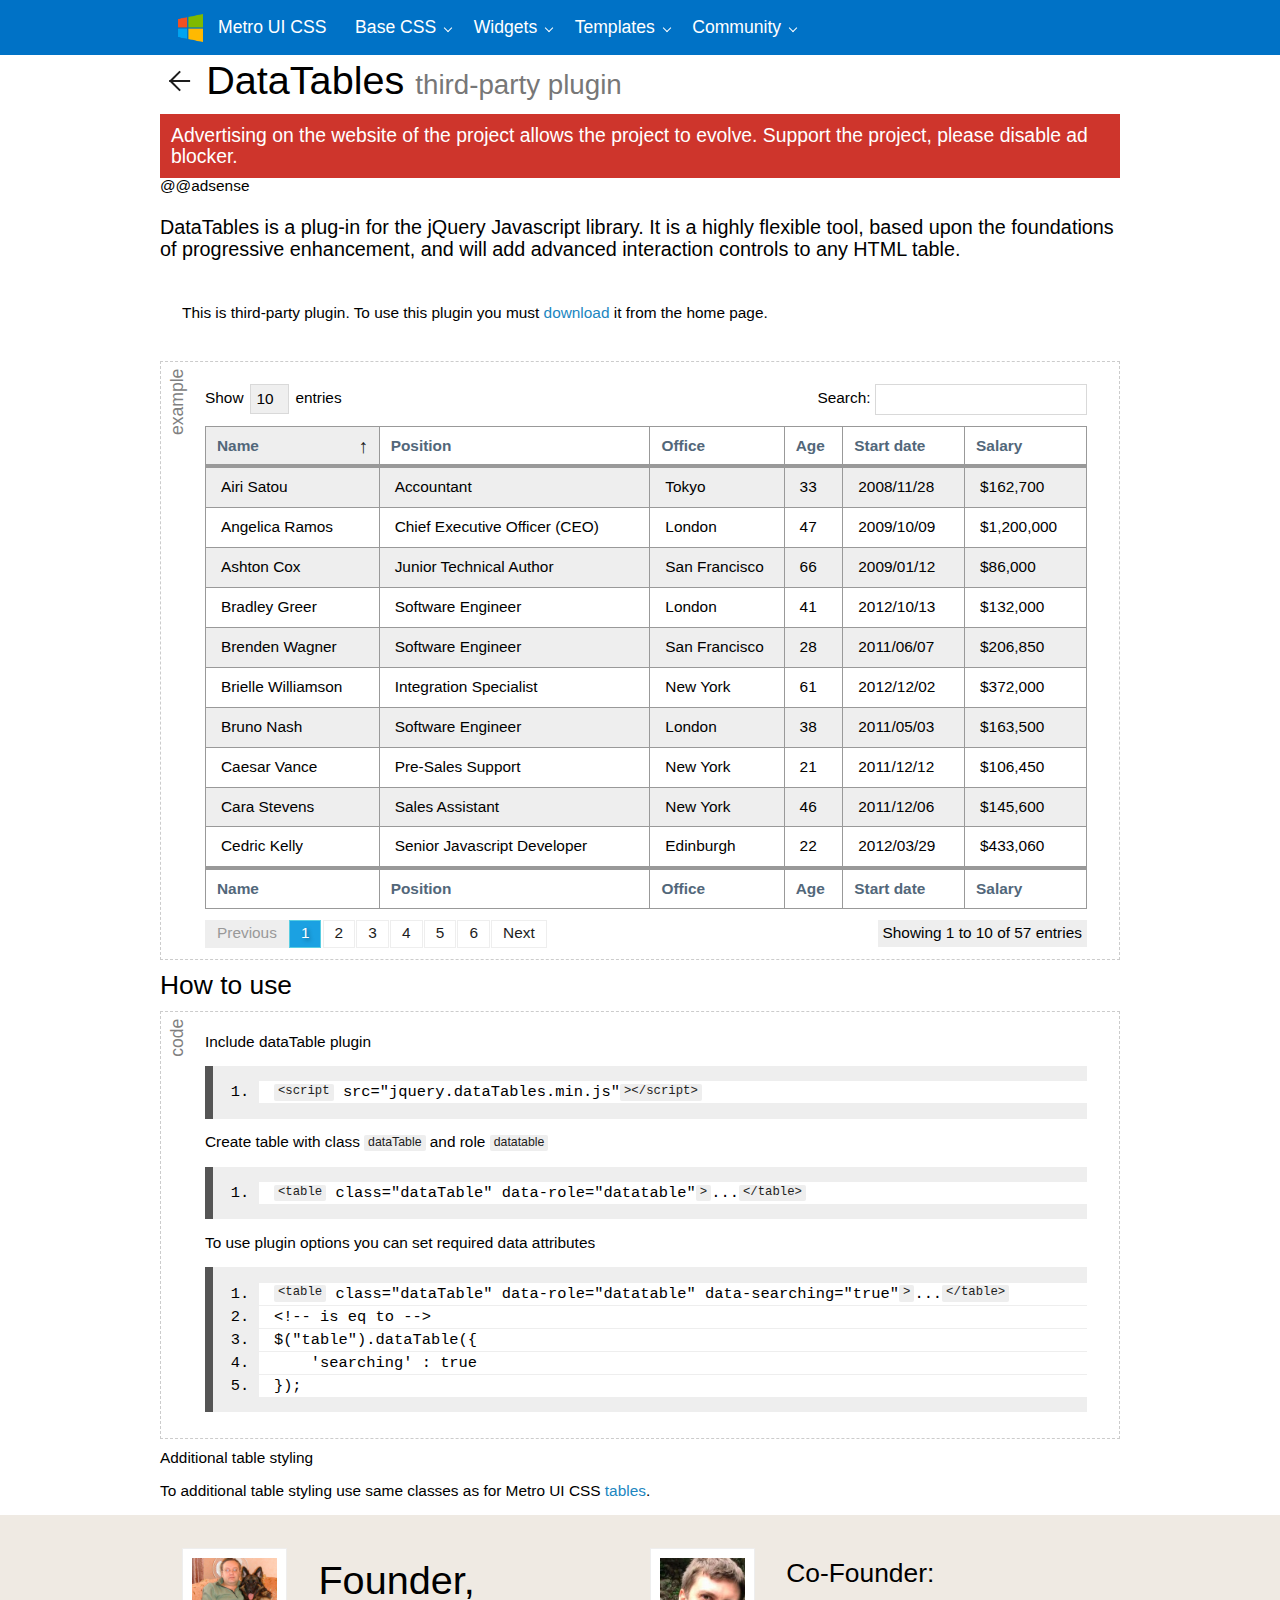
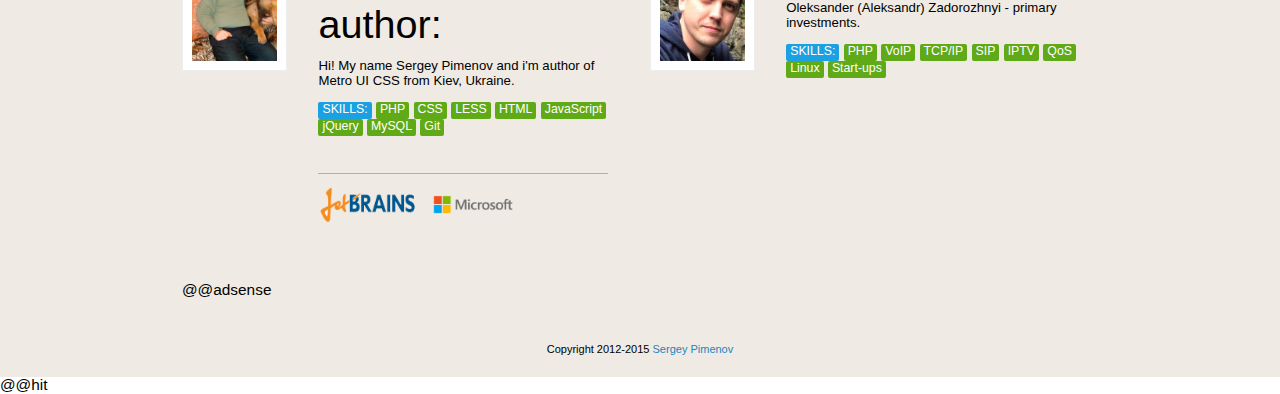
<file: css/Metro-UI-CSS-master/docs/dataTables.html>
<!DOCTYPE html>
<html>
<head lang="en">
    <meta charset="UTF-8">
    <meta http-equiv="X-UA-Compatible" content="IE=edge">
    <meta name="viewport" content="width=device-width, initial-scale=1.0, maximum-scale=1.0, user-scalable=no">
    <meta name="description" content="Metro, a sleek, intuitive, and powerful framework for faster and easier web development for Windows Metro Style.">
    <meta name="keywords" content="HTML, CSS, JS, JavaScript, framework, metro, front-end, frontend, web development">
    <meta name="author" content="Sergey Pimenov and Metro UI CSS contributors">

    <link rel='shortcut icon' type='image/x-icon' href='favicon.ico' />
    <title>DataTables plugin :: Metro UI CSS - The front-end framework for developing projects on the web in Windows Metro Style</title>

    <link href="css/metro.css" rel="stylesheet">
    <link href="css/metro-icons.css" rel="stylesheet">
    <link href="css/metro-responsive.css" rel="stylesheet">
    <link href="css/metro-schemes.css" rel="stylesheet">

    <link href="css/docs.css" rel="stylesheet">

    <script src="js/jquery-2.1.3.min.js"></script>
    <script src="js/jquery.dataTables.min.js"></script>
    <script src="js/metro.js"></script>
    <script src="js/docs.js"></script>
    <script src="js/prettify/run_prettify.js"></script>
    <script src="js/ga.js"></script>
    <script async src="//pagead2.googlesyndication.com/pagead/js/adsbygoogle.js"></script>


    <script>
        $(function(){
            //$('#example_table').dataTable();
        });
    </script>

</head>
<body>
    <div class="container page-content">
        <h1><a href="index.html" class="nav-button transform"><span></span></a>&nbsp;DataTables <small>third-party plugin</small></h1>

        @@adsense

        <div class="margin20 no-margin-left no-margin-right sub-header text-light">
            DataTables is a plug-in for the jQuery Javascript library. It is a highly flexible tool, based upon the foundations of progressive enhancement, and will add advanced interaction controls to any HTML table.
        </div>

        <div class="padding20 info">
            This is third-party plugin. To use this plugin you must <a href="http://datatables.net/datatables.html">download</a> it from the home page.
        </div>

        <br />
        <div class="example" data-text="example">
            <table id="example_table" class="dataTable striped border bordered" data-role="datatable" data-searching="true">
                <thead>
                <tr>
                    <th>Name</th>
                    <th>Position</th>
                    <th>Office</th>
                    <th>Age</th>
                    <th>Start date</th>
                    <th>Salary</th>
                </tr>
                </thead>

                <tfoot>
                <tr>
                    <th>Name</th>
                    <th>Position</th>
                    <th>Office</th>
                    <th>Age</th>
                    <th>Start date</th>
                    <th>Salary</th>
                </tr>
                </tfoot>

                <tbody>
                <tr>
                    <td>Tiger Nixon</td>
                    <td>System Architect</td>
                    <td>Edinburgh</td>
                    <td>61</td>
                    <td>2011/04/25</td>
                    <td>$320,800</td>
                </tr>
                <tr>
                    <td>Garrett Winters</td>
                    <td>Accountant</td>
                    <td>Tokyo</td>
                    <td>63</td>
                    <td>2011/07/25</td>
                    <td>$170,750</td>
                </tr>
                <tr>
                    <td>Ashton Cox</td>
                    <td>Junior Technical Author</td>
                    <td>San Francisco</td>
                    <td>66</td>
                    <td>2009/01/12</td>
                    <td>$86,000</td>
                </tr>
                <tr>
                    <td>Cedric Kelly</td>
                    <td>Senior Javascript Developer</td>
                    <td>Edinburgh</td>
                    <td>22</td>
                    <td>2012/03/29</td>
                    <td>$433,060</td>
                </tr>
                <tr>
                    <td>Airi Satou</td>
                    <td>Accountant</td>
                    <td>Tokyo</td>
                    <td>33</td>
                    <td>2008/11/28</td>
                    <td>$162,700</td>
                </tr>
                <tr>
                    <td>Brielle Williamson</td>
                    <td>Integration Specialist</td>
                    <td>New York</td>
                    <td>61</td>
                    <td>2012/12/02</td>
                    <td>$372,000</td>
                </tr>
                <tr>
                    <td>Herrod Chandler</td>
                    <td>Sales Assistant</td>
                    <td>San Francisco</td>
                    <td>59</td>
                    <td>2012/08/06</td>
                    <td>$137,500</td>
                </tr>
                <tr>
                    <td>Rhona Davidson</td>
                    <td>Integration Specialist</td>
                    <td>Tokyo</td>
                    <td>55</td>
                    <td>2010/10/14</td>
                    <td>$327,900</td>
                </tr>
                <tr>
                    <td>Colleen Hurst</td>
                    <td>Javascript Developer</td>
                    <td>San Francisco</td>
                    <td>39</td>
                    <td>2009/09/15</td>
                    <td>$205,500</td>
                </tr>
                <tr>
                    <td>Sonya Frost</td>
                    <td>Software Engineer</td>
                    <td>Edinburgh</td>
                    <td>23</td>
                    <td>2008/12/13</td>
                    <td>$103,600</td>
                </tr>
                <tr>
                    <td>Jena Gaines</td>
                    <td>Office Manager</td>
                    <td>London</td>
                    <td>30</td>
                    <td>2008/12/19</td>
                    <td>$90,560</td>
                </tr>
                <tr>
                    <td>Quinn Flynn</td>
                    <td>Support Lead</td>
                    <td>Edinburgh</td>
                    <td>22</td>
                    <td>2013/03/03</td>
                    <td>$342,000</td>
                </tr>
                <tr>
                    <td>Charde Marshall</td>
                    <td>Regional Director</td>
                    <td>San Francisco</td>
                    <td>36</td>
                    <td>2008/10/16</td>
                    <td>$470,600</td>
                </tr>
                <tr>
                    <td>Haley Kennedy</td>
                    <td>Senior Marketing Designer</td>
                    <td>London</td>
                    <td>43</td>
                    <td>2012/12/18</td>
                    <td>$313,500</td>
                </tr>
                <tr>
                    <td>Tatyana Fitzpatrick</td>
                    <td>Regional Director</td>
                    <td>London</td>
                    <td>19</td>
                    <td>2010/03/17</td>
                    <td>$385,750</td>
                </tr>
                <tr>
                    <td>Michael Silva</td>
                    <td>Marketing Designer</td>
                    <td>London</td>
                    <td>66</td>
                    <td>2012/11/27</td>
                    <td>$198,500</td>
                </tr>
                <tr>
                    <td>Paul Byrd</td>
                    <td>Chief Financial Officer (CFO)</td>
                    <td>New York</td>
                    <td>64</td>
                    <td>2010/06/09</td>
                    <td>$725,000</td>
                </tr>
                <tr>
                    <td>Gloria Little</td>
                    <td>Systems Administrator</td>
                    <td>New York</td>
                    <td>59</td>
                    <td>2009/04/10</td>
                    <td>$237,500</td>
                </tr>
                <tr>
                    <td>Bradley Greer</td>
                    <td>Software Engineer</td>
                    <td>London</td>
                    <td>41</td>
                    <td>2012/10/13</td>
                    <td>$132,000</td>
                </tr>
                <tr>
                    <td>Dai Rios</td>
                    <td>Personnel Lead</td>
                    <td>Edinburgh</td>
                    <td>35</td>
                    <td>2012/09/26</td>
                    <td>$217,500</td>
                </tr>
                <tr>
                    <td>Jenette Caldwell</td>
                    <td>Development Lead</td>
                    <td>New York</td>
                    <td>30</td>
                    <td>2011/09/03</td>
                    <td>$345,000</td>
                </tr>
                <tr>
                    <td>Yuri Berry</td>
                    <td>Chief Marketing Officer (CMO)</td>
                    <td>New York</td>
                    <td>40</td>
                    <td>2009/06/25</td>
                    <td>$675,000</td>
                </tr>
                <tr>
                    <td>Caesar Vance</td>
                    <td>Pre-Sales Support</td>
                    <td>New York</td>
                    <td>21</td>
                    <td>2011/12/12</td>
                    <td>$106,450</td>
                </tr>
                <tr>
                    <td>Doris Wilder</td>
                    <td>Sales Assistant</td>
                    <td>Sidney</td>
                    <td>23</td>
                    <td>2010/09/20</td>
                    <td>$85,600</td>
                </tr>
                <tr>
                    <td>Angelica Ramos</td>
                    <td>Chief Executive Officer (CEO)</td>
                    <td>London</td>
                    <td>47</td>
                    <td>2009/10/09</td>
                    <td>$1,200,000</td>
                </tr>
                <tr>
                    <td>Gavin Joyce</td>
                    <td>Developer</td>
                    <td>Edinburgh</td>
                    <td>42</td>
                    <td>2010/12/22</td>
                    <td>$92,575</td>
                </tr>
                <tr>
                    <td>Jennifer Chang</td>
                    <td>Regional Director</td>
                    <td>Singapore</td>
                    <td>28</td>
                    <td>2010/11/14</td>
                    <td>$357,650</td>
                </tr>
                <tr>
                    <td>Brenden Wagner</td>
                    <td>Software Engineer</td>
                    <td>San Francisco</td>
                    <td>28</td>
                    <td>2011/06/07</td>
                    <td>$206,850</td>
                </tr>
                <tr>
                    <td>Fiona Green</td>
                    <td>Chief Operating Officer (COO)</td>
                    <td>San Francisco</td>
                    <td>48</td>
                    <td>2010/03/11</td>
                    <td>$850,000</td>
                </tr>
                <tr>
                    <td>Shou Itou</td>
                    <td>Regional Marketing</td>
                    <td>Tokyo</td>
                    <td>20</td>
                    <td>2011/08/14</td>
                    <td>$163,000</td>
                </tr>
                <tr>
                    <td>Michelle House</td>
                    <td>Integration Specialist</td>
                    <td>Sidney</td>
                    <td>37</td>
                    <td>2011/06/02</td>
                    <td>$95,400</td>
                </tr>
                <tr>
                    <td>Suki Burks</td>
                    <td>Developer</td>
                    <td>London</td>
                    <td>53</td>
                    <td>2009/10/22</td>
                    <td>$114,500</td>
                </tr>
                <tr>
                    <td>Prescott Bartlett</td>
                    <td>Technical Author</td>
                    <td>London</td>
                    <td>27</td>
                    <td>2011/05/07</td>
                    <td>$145,000</td>
                </tr>
                <tr>
                    <td>Gavin Cortez</td>
                    <td>Team Leader</td>
                    <td>San Francisco</td>
                    <td>22</td>
                    <td>2008/10/26</td>
                    <td>$235,500</td>
                </tr>
                <tr>
                    <td>Martena Mccray</td>
                    <td>Post-Sales support</td>
                    <td>Edinburgh</td>
                    <td>46</td>
                    <td>2011/03/09</td>
                    <td>$324,050</td>
                </tr>
                <tr>
                    <td>Unity Butler</td>
                    <td>Marketing Designer</td>
                    <td>San Francisco</td>
                    <td>47</td>
                    <td>2009/12/09</td>
                    <td>$85,675</td>
                </tr>
                <tr>
                    <td>Howard Hatfield</td>
                    <td>Office Manager</td>
                    <td>San Francisco</td>
                    <td>51</td>
                    <td>2008/12/16</td>
                    <td>$164,500</td>
                </tr>
                <tr>
                    <td>Hope Fuentes</td>
                    <td>Secretary</td>
                    <td>San Francisco</td>
                    <td>41</td>
                    <td>2010/02/12</td>
                    <td>$109,850</td>
                </tr>
                <tr>
                    <td>Vivian Harrell</td>
                    <td>Financial Controller</td>
                    <td>San Francisco</td>
                    <td>62</td>
                    <td>2009/02/14</td>
                    <td>$452,500</td>
                </tr>
                <tr>
                    <td>Timothy Mooney</td>
                    <td>Office Manager</td>
                    <td>London</td>
                    <td>37</td>
                    <td>2008/12/11</td>
                    <td>$136,200</td>
                </tr>
                <tr>
                    <td>Jackson Bradshaw</td>
                    <td>Director</td>
                    <td>New York</td>
                    <td>65</td>
                    <td>2008/09/26</td>
                    <td>$645,750</td>
                </tr>
                <tr>
                    <td>Olivia Liang</td>
                    <td>Support Engineer</td>
                    <td>Singapore</td>
                    <td>64</td>
                    <td>2011/02/03</td>
                    <td>$234,500</td>
                </tr>
                <tr>
                    <td>Bruno Nash</td>
                    <td>Software Engineer</td>
                    <td>London</td>
                    <td>38</td>
                    <td>2011/05/03</td>
                    <td>$163,500</td>
                </tr>
                <tr>
                    <td>Sakura Yamamoto</td>
                    <td>Support Engineer</td>
                    <td>Tokyo</td>
                    <td>37</td>
                    <td>2009/08/19</td>
                    <td>$139,575</td>
                </tr>
                <tr>
                    <td>Thor Walton</td>
                    <td>Developer</td>
                    <td>New York</td>
                    <td>61</td>
                    <td>2013/08/11</td>
                    <td>$98,540</td>
                </tr>
                <tr>
                    <td>Finn Camacho</td>
                    <td>Support Engineer</td>
                    <td>San Francisco</td>
                    <td>47</td>
                    <td>2009/07/07</td>
                    <td>$87,500</td>
                </tr>
                <tr>
                    <td>Serge Baldwin</td>
                    <td>Data Coordinator</td>
                    <td>Singapore</td>
                    <td>64</td>
                    <td>2012/04/09</td>
                    <td>$138,575</td>
                </tr>
                <tr>
                    <td>Zenaida Frank</td>
                    <td>Software Engineer</td>
                    <td>New York</td>
                    <td>63</td>
                    <td>2010/01/04</td>
                    <td>$125,250</td>
                </tr>
                <tr>
                    <td>Zorita Serrano</td>
                    <td>Software Engineer</td>
                    <td>San Francisco</td>
                    <td>56</td>
                    <td>2012/06/01</td>
                    <td>$115,000</td>
                </tr>
                <tr>
                    <td>Jennifer Acosta</td>
                    <td>Junior Javascript Developer</td>
                    <td>Edinburgh</td>
                    <td>43</td>
                    <td>2013/02/01</td>
                    <td>$75,650</td>
                </tr>
                <tr>
                    <td>Cara Stevens</td>
                    <td>Sales Assistant</td>
                    <td>New York</td>
                    <td>46</td>
                    <td>2011/12/06</td>
                    <td>$145,600</td>
                </tr>
                <tr>
                    <td>Hermione Butler</td>
                    <td>Regional Director</td>
                    <td>London</td>
                    <td>47</td>
                    <td>2011/03/21</td>
                    <td>$356,250</td>
                </tr>
                <tr>
                    <td>Lael Greer</td>
                    <td>Systems Administrator</td>
                    <td>London</td>
                    <td>21</td>
                    <td>2009/02/27</td>
                    <td>$103,500</td>
                </tr>
                <tr>
                    <td>Jonas Alexander</td>
                    <td>Developer</td>
                    <td>San Francisco</td>
                    <td>30</td>
                    <td>2010/07/14</td>
                    <td>$86,500</td>
                </tr>
                <tr>
                    <td>Shad Decker</td>
                    <td>Regional Director</td>
                    <td>Edinburgh</td>
                    <td>51</td>
                    <td>2008/11/13</td>
                    <td>$183,000</td>
                </tr>
                <tr>
                    <td>Michael Bruce</td>
                    <td>Javascript Developer</td>
                    <td>Singapore</td>
                    <td>29</td>
                    <td>2011/06/27</td>
                    <td>$183,000</td>
                </tr>
                <tr>
                    <td>Donna Snider</td>
                    <td>Customer Support</td>
                    <td>New York</td>
                    <td>27</td>
                    <td>2011/01/25</td>
                    <td>$112,000</td>
                </tr>
                </tbody>
            </table>
        </div> <!-- End of example table -->

        <h3>How to use</h3>

        <div class="example" data-text="code">
            <h5>Include dataTable plugin</h5>
            <pre class="prettyprint linenums"><code>
                &lt;script src="jquery.dataTables.min.js"&gt;&lt;/script&gt;
            </code></pre>
            <h5>Create table with class <span class="tag">dataTable</span> and role <span class="tag">datatable</span> </h5>
            <pre class="prettyprint linenums"><code>
                &lt;table class="dataTable" data-role="datatable"&gt;...&lt;/table&gt;
            </code></pre>
            <h5>To use plugin options you can set required data attributes</h5>
            <pre class="prettyprint linenums"><code>
                &lt;table class="dataTable" data-role="datatable" data-searching="true"&gt;...&lt;/table&gt;
                &lt;!-- is eq to --&gt;
                $("table").dataTable({
                    'searching' : true
                });
            </code></pre>
        </div>
        <h5>Additional table styling</h5>
        <p>
            To additional table styling use same classes as for Metro UI CSS <a href="tables.html">tables</a>.
        </p>

    </div>

    @@hit

</body>
</html>
</file>
